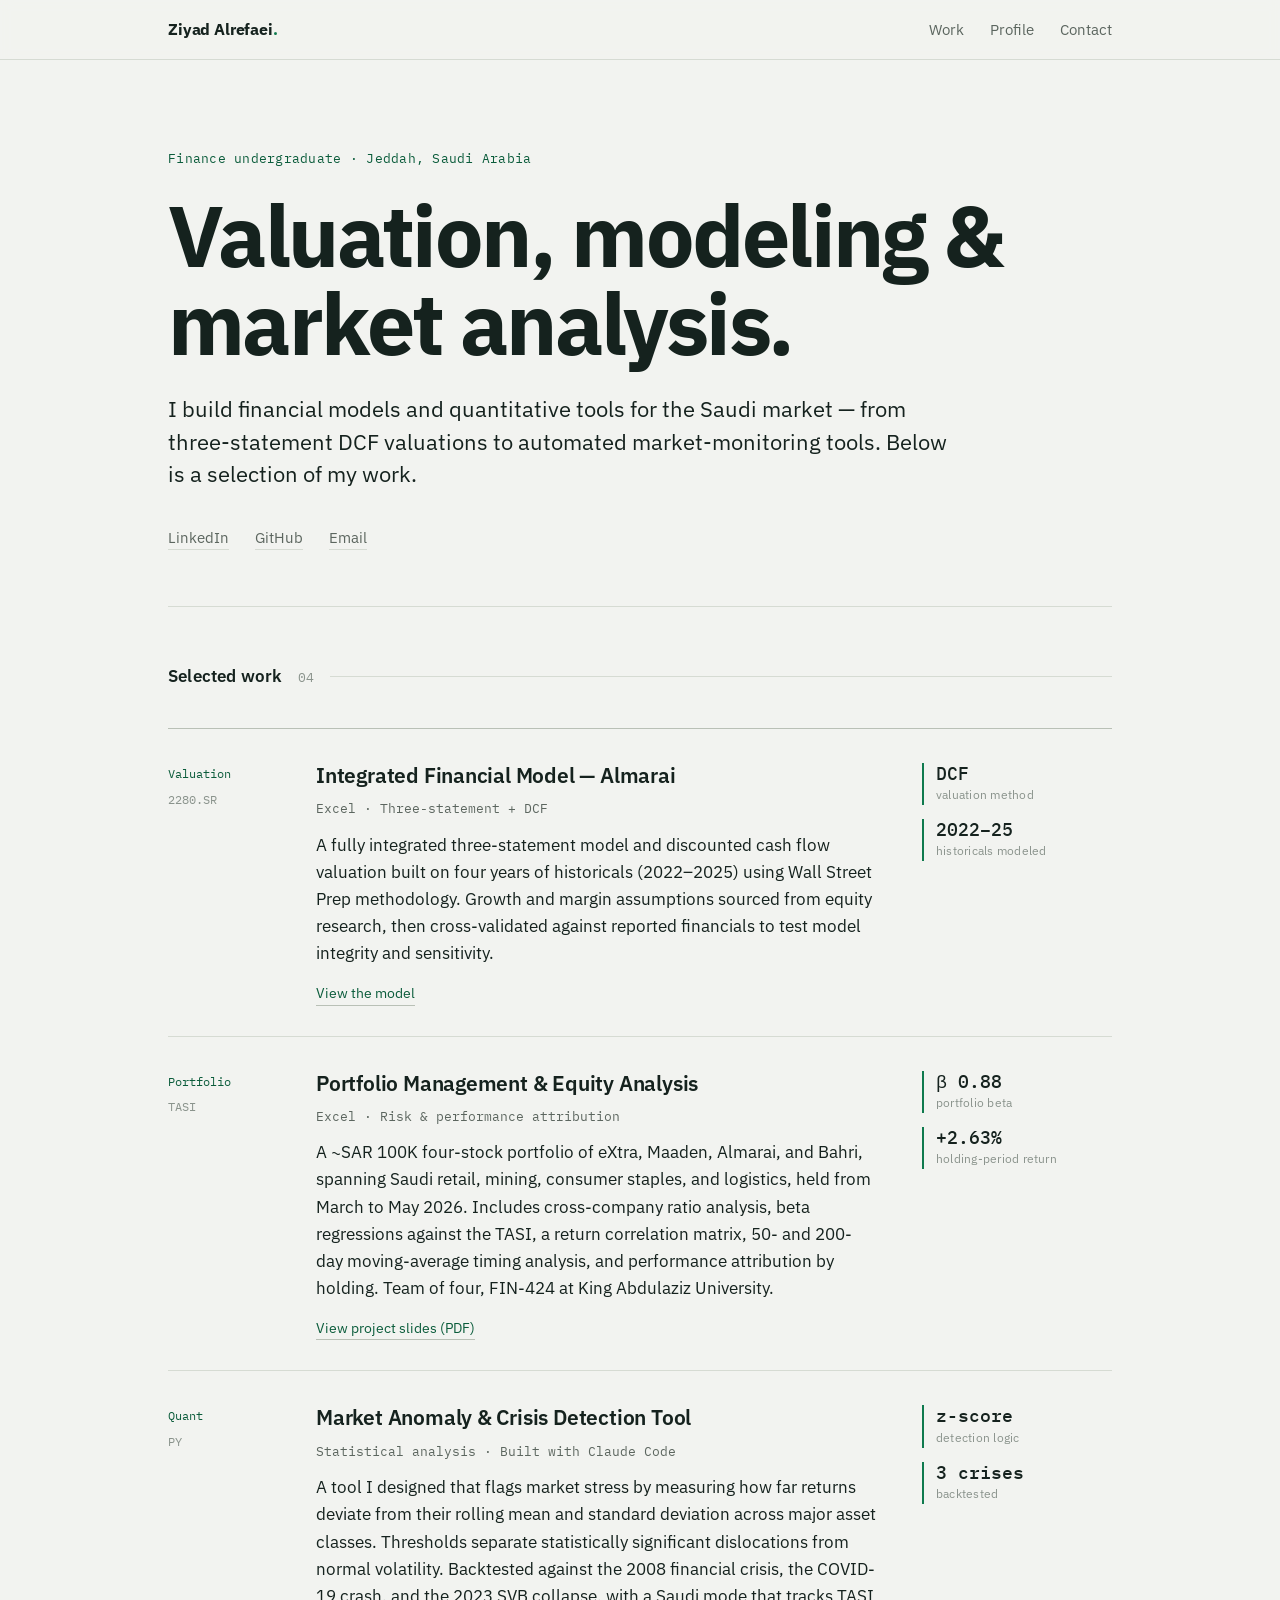
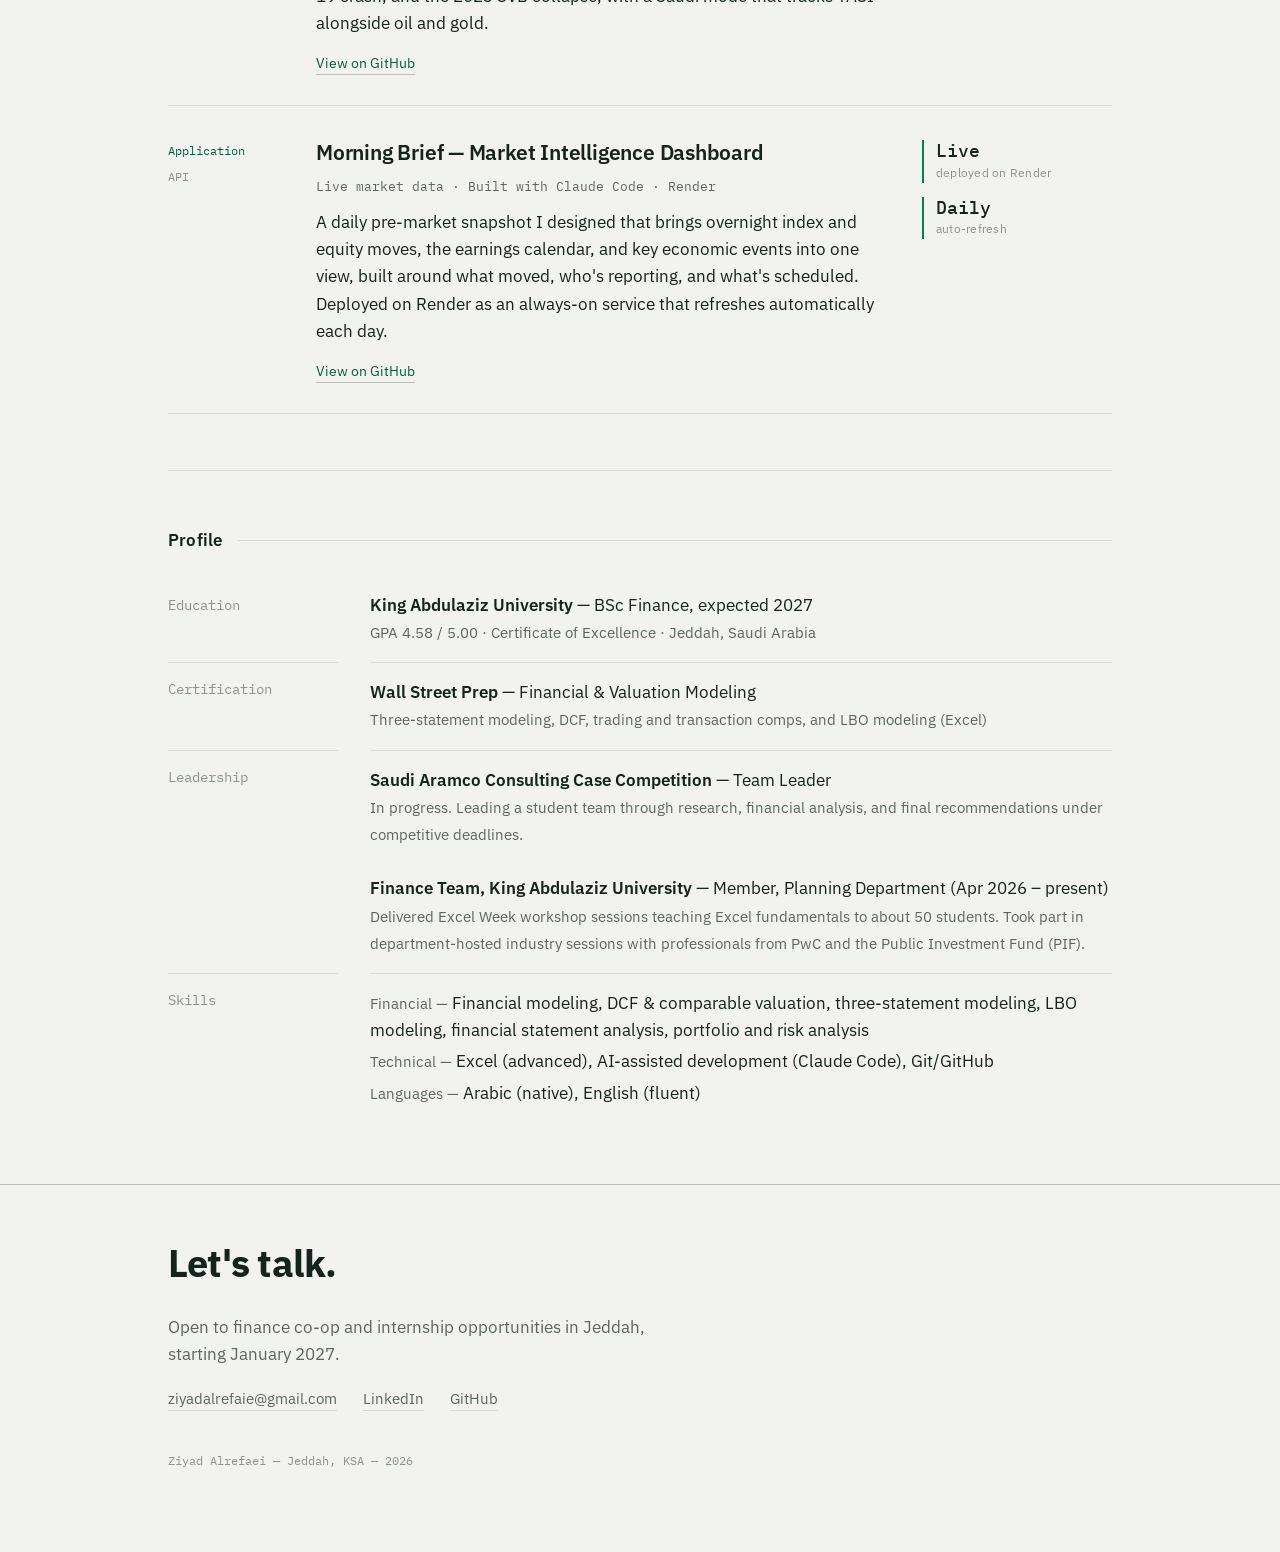
<file: index.html>
<!DOCTYPE html>
<html lang="en">
<head>
<meta charset="UTF-8">
<meta name="viewport" content="width=device-width, initial-scale=1.0">
<title>Ziyad Alrefaei — Finance</title>
<meta name="description" content="Ziyad Alrefaei — finance undergraduate focused on valuation, financial modeling, and quantitative market analysis. Selected projects.">
<link rel="preconnect" href="https://fonts.googleapis.com">
<link rel="preconnect" href="https://fonts.gstatic.com" crossorigin>
<link href="https://fonts.googleapis.com/css2?family=IBM+Plex+Mono:wght@400;500&family=IBM+Plex+Sans:wght@400;500;600;700&display=swap" rel="stylesheet">
<style>
  :root{
    --paper:#F2F3F0;
    --ink:#15221E;
    --muted:#5C665F;
    --faint:#8A938C;
    --line:#D6DBD3;
    --line-strong:#B9C0B6;
    --accent:#0F7A4E;
    --accent-deep:#0B5C3B;
    --down:#B23A2E;
    --maxw:1000px;
  }
  *{box-sizing:border-box;}
  html{scroll-behavior:smooth;}
  body{
    margin:0;
    background:var(--paper);
    color:var(--ink);
    font-family:"IBM Plex Sans",system-ui,sans-serif;
    font-size:17px;
    line-height:1.6;
    -webkit-font-smoothing:antialiased;
  }
  .mono{font-family:"IBM Plex Mono",ui-monospace,monospace;font-variant-numeric:tabular-nums;}
  a{color:var(--accent-deep);text-decoration:none;border-bottom:1px solid var(--line-strong);transition:border-color .15s ease,color .15s ease;}
  a:hover{color:var(--accent);border-color:var(--accent);}
  .wrap{max-width:var(--maxw);margin:0 auto;padding:0 28px;}

  /* Header */
  header.top{
    position:sticky;top:0;z-index:10;
    background:color-mix(in srgb,var(--paper) 88%, transparent);
    backdrop-filter:saturate(120%) blur(6px);
    border-bottom:1px solid var(--line);
  }
  .top .wrap{display:flex;align-items:baseline;justify-content:space-between;padding-top:16px;padding-bottom:16px;gap:20px;}
  .wordmark{font-weight:700;letter-spacing:-.01em;font-size:1rem;border:none;color:var(--ink);}
  .wordmark .dot{color:var(--accent);}
  nav.top-nav a{border:none;color:var(--muted);font-size:.92rem;margin-left:22px;}
  nav.top-nav a:hover{color:var(--accent);}
  @media(max-width:560px){nav.top-nav a{margin-left:16px;font-size:.85rem;}}

  /* Hero */
  .hero{padding:88px 0 56px;}
  .hero .role{
    font-family:"IBM Plex Mono",monospace;font-size:.82rem;letter-spacing:.02em;
    color:var(--accent-deep);margin:0 0 22px;
  }
  .hero h1{
    font-weight:700;letter-spacing:-.03em;line-height:1.02;margin:0;
    font-size:clamp(2.7rem,8vw,5.4rem);
  }
  .hero .lede{
    max-width:60ch;margin:26px 0 0;font-size:clamp(1.05rem,2.3vw,1.35rem);
    color:var(--ink);line-height:1.5;
  }
  .contacts{margin-top:34px;display:flex;flex-wrap:wrap;gap:10px 26px;font-size:.95rem;}
  .contacts a{color:var(--muted);border-color:var(--line);}
  .contacts a:hover{color:var(--accent);border-color:var(--accent);}

  /* Section scaffolding */
  section{padding:56px 0;border-top:1px solid var(--line);}
  .sec-head{display:flex;align-items:baseline;gap:16px;margin-bottom:38px;}
  .sec-head h2{font-size:1.05rem;font-weight:600;letter-spacing:.01em;margin:0;}
  .sec-head .count{font-family:"IBM Plex Mono",monospace;font-size:.8rem;color:var(--faint);}
  .sec-head .rule{flex:1;height:1px;background:var(--line);align-self:center;}

  /* Projects — tearsheet rows */
  .project{
    display:grid;
    grid-template-columns:120px 1fr 190px;
    gap:28px;
    padding:30px 0;
    border-bottom:1px solid var(--line);
  }
  .project:first-of-type{border-top:1px solid var(--line-strong);}
  .p-tag{
    font-family:"IBM Plex Mono",monospace;font-size:.78rem;color:var(--accent-deep);
    padding-top:5px;
  }
  .p-tag .ticker{display:block;color:var(--faint);margin-top:6px;}
  .p-main h3{margin:0;font-size:1.3rem;font-weight:600;letter-spacing:-.01em;}
  .p-stack{font-family:"IBM Plex Mono",monospace;font-size:.8rem;color:var(--muted);margin:7px 0 12px;}
  .p-desc{margin:0;color:var(--ink);max-width:56ch;}
  .p-links{margin-top:14px;display:flex;gap:20px;font-size:.9rem;}
  .p-stats{display:flex;flex-direction:column;gap:14px;padding-top:4px;}
  .stat{border-left:2px solid var(--accent);padding-left:12px;}
  .stat .v{font-family:"IBM Plex Mono",monospace;font-size:1.15rem;font-weight:500;line-height:1.1;}
  .stat .k{font-size:.74rem;color:var(--faint);letter-spacing:.02em;margin-top:3px;}
  @media(max-width:760px){
    .project{grid-template-columns:1fr;gap:14px;padding:26px 0;}
    .p-stats{flex-direction:row;flex-wrap:wrap;gap:20px 28px;}
  }

  /* Definition-style blocks (education, skills, experience) */
  .rows{display:grid;grid-template-columns:170px 1fr;gap:10px 32px;}
  .rows dt{color:var(--faint);font-size:.85rem;font-family:"IBM Plex Mono",monospace;padding-top:3px;}
  .rows dd{margin:0;}
  .rows dd + dt{border-top:1px solid var(--line);padding-top:16px;margin-top:6px;}
  .rows dt.brk{border-top:1px solid var(--line);padding-top:16px;margin-top:6px;}
  .rows dd.brk{border-top:1px solid var(--line);padding-top:16px;margin-top:6px;}
  .rows strong{font-weight:600;}
  .rows .meta{color:var(--muted);font-size:.95rem;}
  @media(max-width:620px){.rows{grid-template-columns:1fr;gap:6px;}.rows dd.brk,.rows dt.brk{border-top:none;padding-top:0;margin-top:0;}.rows dd{margin-bottom:14px;}}

  .skillline{margin:0 0 4px;}
  .skillline .items{color:var(--ink);}

  /* Footer */
  footer{border-top:1px solid var(--line-strong);padding:48px 0 70px;}
  footer h2{font-size:clamp(1.6rem,4vw,2.4rem);font-weight:700;letter-spacing:-.02em;margin:0 0 20px;}
  footer .contacts{margin-top:8px;}
  .colophon{margin-top:40px;font-family:"IBM Plex Mono",monospace;font-size:.75rem;color:var(--faint);}

  /* One deliberate page-load reveal */
  @media(prefers-reduced-motion:no-preference){
    .reveal{opacity:0;transform:translateY(10px);animation:rise .7s cubic-bezier(.2,.7,.2,1) forwards;}
    .reveal.d1{animation-delay:.06s;} .reveal.d2{animation-delay:.14s;} .reveal.d3{animation-delay:.22s;}
    @keyframes rise{to{opacity:1;transform:none;}}
  }
</style>
</head>
<body>

<header class="top">
  <div class="wrap">
    <a href="#top" class="wordmark">Ziyad Alrefaei<span class="dot">.</span></a>
    <nav class="top-nav">
      <a href="#work">Work</a>
      <a href="#profile">Profile</a>
      <a href="#contact">Contact</a>
    </nav>
  </div>
</header>

<main id="top">
  <div class="wrap">
    <section class="hero" style="border-top:none;">
      <p class="role reveal">Finance undergraduate · Jeddah, Saudi Arabia</p>
      <h1 class="reveal d1">Valuation, modeling &amp; market analysis.</h1>
      <p class="lede reveal d2">I build financial models and quantitative tools for the Saudi market — from three-statement DCF valuations to automated market-monitoring tools. Below is a selection of my work.</p>
      <div class="contacts reveal d3">
        <a href="https://www.linkedin.com/in/ziyad-alrefaei-849bb6348">LinkedIn</a>
        <a href="https://github.com/Ziyad115">GitHub</a>
        <a href="mailto:ziyadalrefaie@gmail.com">Email</a>
      </div>
    </section>
  </div>

  <div class="wrap">
    <section id="work">
      <div class="sec-head">
        <h2>Selected work</h2>
        <span class="count">04</span>
        <span class="rule"></span>
      </div>

      <!-- Project 1 -->
      <article class="project">
        <div class="p-tag">Valuation<span class="ticker">2280.SR</span></div>
        <div class="p-main">
          <h3>Integrated Financial Model — Almarai</h3>
          <p class="p-stack">Excel · Three-statement + DCF</p>
          <p class="p-desc">A fully integrated three-statement model and discounted cash flow valuation built on four years of historicals (2022–2025) using Wall Street Prep methodology. Growth and margin assumptions sourced from equity research, then cross-validated against reported financials to test model integrity and sensitivity.</p>
          <div class="p-links">
            <a href="Files/Almarai_3-Statement-DCF-Linked_.htm">View the model</a>
          </div>
        </div>
        <div class="p-stats">
          <!-- Replace with your result, e.g. <div class="v">SAR 52.40</div><div class="k">implied share price</div> -->
          <div class="stat"><div class="v">DCF</div><div class="k">valuation method</div></div>
          <div class="stat"><div class="v">2022–25</div><div class="k">historicals modeled</div></div>
        </div>
      </article>

      <!-- Project 2 -->
      <article class="project">
        <div class="p-tag">Portfolio<span class="ticker">TASI</span></div>
        <div class="p-main">
          <h3>Portfolio Management &amp; Equity Analysis</h3>
          <p class="p-stack">Excel · Risk &amp; performance attribution</p>
          <p class="p-desc">A ~SAR 100K four-stock portfolio of eXtra, Maaden, Almarai, and Bahri, spanning Saudi retail, mining, consumer staples, and logistics, held from March to May 2026. Includes cross-company ratio analysis, beta regressions against the TASI, a return correlation matrix, 50- and 200-day moving-average timing analysis, and performance attribution by holding. Team of four, FIN-424 at King Abdulaziz University.</p>
          <div class="p-links">
            <a href="Files/portfolio-project.pdf">View project slides (PDF)</a>
          </div>
        </div>
        <div class="p-stats">
          <div class="stat"><div class="v">β 0.88</div><div class="k">portfolio beta</div></div>
          <div class="stat"><div class="v">+2.63%</div><div class="k">holding-period return</div></div>
        </div>
      </article>

      <!-- Project 3 -->
      <article class="project">
        <div class="p-tag">Quant<span class="ticker">PY</span></div>
        <div class="p-main">
          <h3>Market Anomaly &amp; Crisis Detection Tool</h3>
          <p class="p-stack">Statistical analysis · Built with Claude Code</p>
          <p class="p-desc">A tool I designed that flags market stress by measuring how far returns deviate from their rolling mean and standard deviation across major asset classes. Thresholds separate statistically significant dislocations from normal volatility. Backtested against the 2008 financial crisis, the COVID-19 crash, and the 2023 SVB collapse, with a Saudi mode that tracks TASI alongside oil and gold.</p>
          <div class="p-links">
            <a href="https://github.com/Ziyad115/market-anomaly-dash">View on GitHub</a>
          </div>
        </div>
        <div class="p-stats">
          <div class="stat"><div class="v">z-score</div><div class="k">detection logic</div></div>
          <div class="stat"><div class="v">3 crises</div><div class="k">backtested</div></div>
        </div>
      </article>

      <!-- Project 4 -->
      <article class="project">
        <div class="p-tag">Application<span class="ticker">API</span></div>
        <div class="p-main">
          <h3>Morning Brief — Market Intelligence Dashboard</h3>
          <p class="p-stack">Live market data · Built with Claude Code · Render</p>
          <p class="p-desc">A daily pre-market snapshot I designed that brings overnight index and equity moves, the earnings calendar, and key economic events into one view, built around what moved, who's reporting, and what's scheduled. Deployed on Render as an always-on service that refreshes automatically each day.</p>
          <div class="p-links">
            <a href="https://github.com/Ziyad115/morning-brief">View on GitHub</a>
          </div>
        </div>
        <div class="p-stats">
          <div class="stat"><div class="v">Live</div><div class="k">deployed on Render</div></div>
          <div class="stat"><div class="v">Daily</div><div class="k">auto-refresh</div></div>
        </div>
      </article>
    </section>

    <section id="profile">
      <div class="sec-head">
        <h2>Profile</h2>
        <span class="rule"></span>
      </div>
      <dl class="rows">
        <dt>Education</dt>
        <dd>
          <strong>King Abdulaziz University</strong> — BSc Finance, expected 2027<br>
          <span class="meta">GPA 4.58 / 5.00 · Certificate of Excellence · Jeddah, Saudi Arabia</span>
        </dd>

        <dt class="brk">Certification</dt>
        <dd class="brk"><strong>Wall Street Prep</strong> — Financial &amp; Valuation Modeling<br>
          <span class="meta">Three-statement modeling, DCF, trading and transaction comps, and LBO modeling (Excel)</span></dd>

        <dt class="brk">Leadership</dt>
        <dd class="brk">
          <strong>Saudi Aramco Consulting Case Competition</strong> — Team Leader<br>
          <span class="meta">In progress. Leading a student team through research, financial analysis, and final recommendations under competitive deadlines.</span>
          <br><br>
          <strong>Finance Team, King Abdulaziz University</strong> — Member, Planning Department (Apr 2026 – present)<br>
          <span class="meta">Delivered Excel Week workshop sessions teaching Excel fundamentals to about 50 students. Took part in department-hosted industry sessions with professionals from PwC and the Public Investment Fund (PIF).</span>
        </dd>

        <dt class="brk">Skills</dt>
        <dd class="brk">
          <p class="skillline"><span class="meta">Financial —</span> <span class="items">Financial modeling, DCF &amp; comparable valuation, three-statement modeling, LBO modeling, financial statement analysis, portfolio and risk analysis</span></p>
          <p class="skillline"><span class="meta">Technical —</span> <span class="items">Excel (advanced), AI-assisted development (Claude Code), Git/GitHub</span></p>
          <p class="skillline"><span class="meta">Languages —</span> <span class="items">Arabic (native), English (fluent)</span></p>
        </dd>
      </dl>
    </section>
  </div>

  <footer id="contact">
    <div class="wrap">
      <h2>Let's talk.</h2>
      <p class="meta" style="max-width:48ch;color:var(--muted);">Open to finance co-op and internship opportunities in Jeddah, starting January 2027.</p>
      <div class="contacts">
        <a href="mailto:ziyadalrefaie@gmail.com">ziyadalrefaie@gmail.com</a>
        <a href="https://www.linkedin.com/in/ziyad-alrefaei-849bb6348">LinkedIn</a>
        <a href="https://github.com/Ziyad115">GitHub</a>
      </div>
      <p class="colophon">Ziyad Alrefaei — Jeddah, KSA — 2026</p>
    </div>
  </footer>
</main>

</body>
</html>
</file>
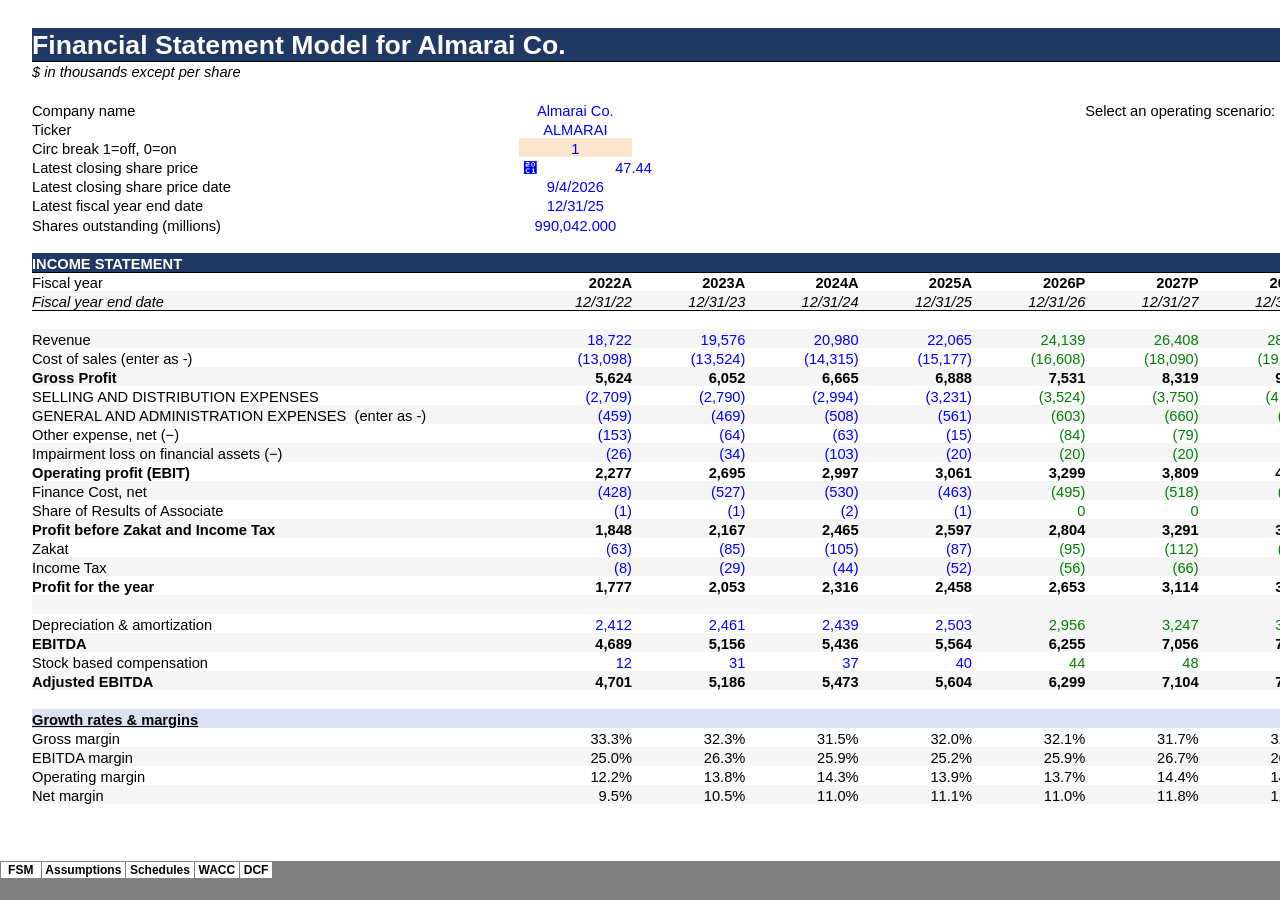
<file: Files/Almarai_3-Statement-DCF-Linked_.htm>
<html xmlns:v="urn:schemas-microsoft-com:vml"
xmlns:o="urn:schemas-microsoft-com:office:office"
xmlns:x="urn:schemas-microsoft-com:office:excel"
xmlns="http://www.w3.org/TR/REC-html40">

<head>
<meta name="Excel Workbook Frameset">
<meta http-equiv=Content-Type content="text/html; charset=windows-1252">
<meta name=ProgId content=Excel.Sheet>
<meta name=Generator content="Microsoft Excel 15">
<link rel=File-List href="Almarai_3-Statement-DCF-Linked__files/filelist.xml">
<![if !supportTabStrip]>
<link id="shLink" href="Almarai_3-Statement-DCF-Linked__files/sheet001.htm">
<link id="shLink" href="Almarai_3-Statement-DCF-Linked__files/sheet002.htm">
<link id="shLink" href="Almarai_3-Statement-DCF-Linked__files/sheet003.htm">
<link id="shLink" href="Almarai_3-Statement-DCF-Linked__files/sheet004.htm">
<link id="shLink" href="Almarai_3-Statement-DCF-Linked__files/sheet005.htm">

<link id="shLink">

<script language="JavaScript">
<!--
 var c_lTabs=5;

 var c_rgszSh=new Array(c_lTabs);
 c_rgszSh[0] = "�FSM�";
 c_rgszSh[1] = "Assumptions";
 c_rgszSh[2] = "Schedules";
 c_rgszSh[3] = "WACC";
 c_rgszSh[4] = "DCF";



 var c_rgszClr=new Array(8);
 c_rgszClr[0]="window";
 c_rgszClr[1]="buttonface";
 c_rgszClr[2]="windowframe";
 c_rgszClr[3]="windowtext";
 c_rgszClr[4]="threedlightshadow";
 c_rgszClr[5]="threedhighlight";
 c_rgszClr[6]="threeddarkshadow";
 c_rgszClr[7]="threedshadow";

 var g_iShCur;
 var g_rglTabX=new Array(c_lTabs);

function fnGetIEVer()
{
 var ua=window.navigator.userAgent
 var msie=ua.indexOf("MSIE")
 if (msie>0 && window.navigator.platform=="Win32")
  return parseInt(ua.substring(msie+5,ua.indexOf(".", msie)));
 else
  return 0;
}

function fnBuildFrameset()
{
 var szHTML="<frameset rows=\"*,18\" border=0 width=0 frameborder=no framespacing=0>"+
  "<frame src=\""+document.all.item("shLink")[0].href+"\" name=\"frSheet\" noresize>"+
  "<frameset cols=\"54,*\" border=0 width=0 frameborder=no framespacing=0>"+
  "<frame src=\"\" name=\"frScroll\" marginwidth=0 marginheight=0 scrolling=no>"+
  "<frame src=\"\" name=\"frTabs\" marginwidth=0 marginheight=0 scrolling=no>"+
  "</frameset></frameset><plaintext>";

 with (document) {
  open("text/html","replace");
  write(szHTML);
  close();
 }

 fnBuildTabStrip();
}

function fnBuildTabStrip()
{
 var szHTML=
  "<html><head><style>.clScroll {font:8pt Courier New;color:"+c_rgszClr[6]+";cursor:default;line-height:10pt;}"+
  ".clScroll2 {font:10pt Arial;color:"+c_rgszClr[6]+";cursor:default;line-height:11pt;}</style></head>"+
  "<body onclick=\"event.returnValue=false;\" ondragstart=\"event.returnValue=false;\" onselectstart=\"event.returnValue=false;\" bgcolor="+c_rgszClr[4]+" topmargin=0 leftmargin=0><table cellpadding=0 cellspacing=0 width=100%>"+
  "<tr><td colspan=6 height=1 bgcolor="+c_rgszClr[2]+"></td></tr>"+
  "<tr><td style=\"font:1pt\">&nbsp;<td>"+
  "<td valign=top id=tdScroll class=\"clScroll\" onclick=\"parent.fnFastScrollTabs(0);\" onmouseover=\"parent.fnMouseOverScroll(0);\" onmouseout=\"parent.fnMouseOutScroll(0);\"><a>&#171;</a></td>"+
  "<td valign=top id=tdScroll class=\"clScroll2\" onclick=\"parent.fnScrollTabs(0);\" ondblclick=\"parent.fnScrollTabs(0);\" onmouseover=\"parent.fnMouseOverScroll(1);\" onmouseout=\"parent.fnMouseOutScroll(1);\"><a>&lt</a></td>"+
  "<td valign=top id=tdScroll class=\"clScroll2\" onclick=\"parent.fnScrollTabs(1);\" ondblclick=\"parent.fnScrollTabs(1);\" onmouseover=\"parent.fnMouseOverScroll(2);\" onmouseout=\"parent.fnMouseOutScroll(2);\"><a>&gt</a></td>"+
  "<td valign=top id=tdScroll class=\"clScroll\" onclick=\"parent.fnFastScrollTabs(1);\" onmouseover=\"parent.fnMouseOverScroll(3);\" onmouseout=\"parent.fnMouseOutScroll(3);\"><a>&#187;</a></td>"+
  "<td style=\"font:1pt\">&nbsp;<td></tr></table></body></html>";

 with (frames['frScroll'].document) {
  open("text/html","replace");
  write(szHTML);
  close();
 }

 szHTML =
  "<html><head>"+
  "<style>A:link,A:visited,A:active {text-decoration:none;"+"color:"+c_rgszClr[3]+";}"+
  ".clTab {cursor:hand;background:"+c_rgszClr[1]+";font:9pt Arial;padding-left:3px;padding-right:3px;text-align:center;}"+
  ".clBorder {background:"+c_rgszClr[2]+";font:1pt;}"+
  "</style></head><body onload=\"parent.fnInit();\" onselectstart=\"event.returnValue=false;\" ondragstart=\"event.returnValue=false;\" bgcolor="+c_rgszClr[4]+
  " topmargin=0 leftmargin=0><table id=tbTabs cellpadding=0 cellspacing=0>";

 var iCellCount=(c_lTabs+1)*2;

 var i;
 for (i=0;i<iCellCount;i+=2)
  szHTML+="<col width=1><col>";

 var iRow;
 for (iRow=0;iRow<6;iRow++) {

  szHTML+="<tr>";

  if (iRow==5)
   szHTML+="<td colspan="+iCellCount+"></td>";
  else {
   if (iRow==0) {
    for(i=0;i<iCellCount;i++)
     szHTML+="<td height=1 class=\"clBorder\"></td>";
   } else if (iRow==1) {
    for(i=0;i<c_lTabs;i++) {
     szHTML+="<td height=1 nowrap class=\"clBorder\">&nbsp;</td>";
     szHTML+=
      "<td id=tdTab height=1 nowrap class=\"clTab\" onmouseover=\"parent.fnMouseOverTab("+i+");\" onmouseout=\"parent.fnMouseOutTab("+i+");\">"+
      "<a href=\""+document.all.item("shLink")[i].href+"\" target=\"frSheet\" id=aTab>&nbsp;"+c_rgszSh[i]+"&nbsp;</a></td>";
    }
    szHTML+="<td id=tdTab height=1 nowrap class=\"clBorder\"><a id=aTab>&nbsp;</a></td><td width=100%></td>";
   } else if (iRow==2) {
    for (i=0;i<c_lTabs;i++)
     szHTML+="<td height=1></td><td height=1 class=\"clBorder\"></td>";
    szHTML+="<td height=1></td><td height=1></td>";
   } else if (iRow==3) {
    for (i=0;i<iCellCount;i++)
     szHTML+="<td height=1></td>";
   } else if (iRow==4) {
    for (i=0;i<c_lTabs;i++)
     szHTML+="<td height=1 width=1></td><td height=1></td>";
    szHTML+="<td height=1 width=1></td><td></td>";
   }
  }
  szHTML+="</tr>";
 }

 szHTML+="</table></body></html>";
 with (frames['frTabs'].document) {
  open("text/html","replace");
  charset=document.charset;
  write(szHTML);
  close();
 }
}

function fnInit()
{
 g_rglTabX[0]=0;
 var i;
 for (i=1;i<=c_lTabs;i++)
  with (frames['frTabs'].document.all.tbTabs.rows[1].cells[fnTabToCol(i-1)])
   g_rglTabX[i]=offsetLeft+offsetWidth-6;
}

function fnTabToCol(iTab)
{
 return 2*iTab+1;
}

function fnNextTab(fDir)
{
 var iNextTab=-1;
 var i;

 with (frames['frTabs'].document.body) {
  if (fDir==0) {
   if (scrollLeft>0) {
    for (i=0;i<c_lTabs&&g_rglTabX[i]<scrollLeft;i++);
    if (i<c_lTabs)
     iNextTab=i-1;
   }
  } else {
   if (g_rglTabX[c_lTabs]+6>offsetWidth+scrollLeft) {
    for (i=0;i<c_lTabs&&g_rglTabX[i]<=scrollLeft;i++);
    if (i<c_lTabs)
     iNextTab=i;
   }
  }
 }
 return iNextTab;
}

function fnScrollTabs(fDir)
{
 var iNextTab=fnNextTab(fDir);

 if (iNextTab>=0) {
  frames['frTabs'].scroll(g_rglTabX[iNextTab],0);
  return true;
 } else
  return false;
}

function fnFastScrollTabs(fDir)
{
 if (c_lTabs>16)
  frames['frTabs'].scroll(g_rglTabX[fDir?c_lTabs-1:0],0);
 else
  if (fnScrollTabs(fDir)>0) window.setTimeout("fnFastScrollTabs("+fDir+");",5);
}

function fnSetTabProps(iTab,fActive)
{
 var iCol=fnTabToCol(iTab);
 var i;

 if (iTab>=0) {
  with (frames['frTabs'].document.all) {
   with (tbTabs) {
    for (i=0;i<=4;i++) {
     with (rows[i]) {
      if (i==0)
       cells[iCol].style.background=c_rgszClr[fActive?0:2];
      else if (i>0 && i<4) {
       if (fActive) {
        cells[iCol-1].style.background=c_rgszClr[2];
        cells[iCol].style.background=c_rgszClr[0];
        cells[iCol+1].style.background=c_rgszClr[2];
       } else {
        if (i==1) {
         cells[iCol-1].style.background=c_rgszClr[2];
         cells[iCol].style.background=c_rgszClr[1];
         cells[iCol+1].style.background=c_rgszClr[2];
        } else {
         cells[iCol-1].style.background=c_rgszClr[4];
         cells[iCol].style.background=c_rgszClr[(i==2)?2:4];
         cells[iCol+1].style.background=c_rgszClr[4];
        }
       }
      } else
       cells[iCol].style.background=c_rgszClr[fActive?2:4];
     }
    }
   }
   with (aTab[iTab].style) {
    cursor=(fActive?"default":"hand");
    color=c_rgszClr[3];
   }
  }
 }
}

function fnMouseOverScroll(iCtl)
{
 frames['frScroll'].document.all.tdScroll[iCtl].style.color=c_rgszClr[7];
}

function fnMouseOutScroll(iCtl)
{
 frames['frScroll'].document.all.tdScroll[iCtl].style.color=c_rgszClr[6];
}

function fnMouseOverTab(iTab)
{
 if (iTab!=g_iShCur) {
  var iCol=fnTabToCol(iTab);
  with (frames['frTabs'].document.all) {
   tdTab[iTab].style.background=c_rgszClr[5];
  }
 }
}

function fnMouseOutTab(iTab)
{
 if (iTab>=0) {
  var elFrom=frames['frTabs'].event.srcElement;
  var elTo=frames['frTabs'].event.toElement;

  if ((!elTo) ||
   (elFrom.tagName==elTo.tagName) ||
   (elTo.tagName=="A" && elTo.parentElement!=elFrom) ||
   (elFrom.tagName=="A" && elFrom.parentElement!=elTo)) {

   if (iTab!=g_iShCur) {
    with (frames['frTabs'].document.all) {
     tdTab[iTab].style.background=c_rgszClr[1];
    }
   }
  }
 }
}

function fnSetActiveSheet(iSh)
{
 if (iSh!=g_iShCur) {
  fnSetTabProps(g_iShCur,false);
  fnSetTabProps(iSh,true);
  g_iShCur=iSh;
 }
}

 window.g_iIEVer=fnGetIEVer();
 if (window.g_iIEVer>=4)
  fnBuildFrameset();
//-->
</script>
<![endif]><!--[if gte mso 9]><xml>
 <x:ExcelWorkbook>
  <x:ExcelWorksheets>
   <x:ExcelWorksheet>
    <x:Name> FSM </x:Name>
    <x:WorksheetSource HRef="Almarai_3-Statement-DCF-Linked__files/sheet001.htm"/>
   </x:ExcelWorksheet>
   <x:ExcelWorksheet>
    <x:Name>Assumptions</x:Name>
    <x:WorksheetSource HRef="Almarai_3-Statement-DCF-Linked__files/sheet002.htm"/>
   </x:ExcelWorksheet>
   <x:ExcelWorksheet>
    <x:Name>Schedules</x:Name>
    <x:WorksheetSource HRef="Almarai_3-Statement-DCF-Linked__files/sheet003.htm"/>
   </x:ExcelWorksheet>
   <x:ExcelWorksheet>
    <x:Name>WACC</x:Name>
    <x:WorksheetSource HRef="Almarai_3-Statement-DCF-Linked__files/sheet004.htm"/>
   </x:ExcelWorksheet>
   <x:ExcelWorksheet>
    <x:Name>DCF</x:Name>
    <x:WorksheetSource HRef="Almarai_3-Statement-DCF-Linked__files/sheet005.htm"/>
   </x:ExcelWorksheet>
  </x:ExcelWorksheets>
  <x:Stylesheet HRef="Almarai_3-Statement-DCF-Linked__files/stylesheet.css"/>
  <x:WindowHeight>13176</x:WindowHeight>
  <x:WindowWidth>23256</x:WindowWidth>
  <x:WindowTopX>32767</x:WindowTopX>
  <x:WindowTopY>32767</x:WindowTopY>
  <x:TabRatio>500</x:TabRatio>
  <x:ProtectStructure>False</x:ProtectStructure>
  <x:ProtectWindows>False</x:ProtectWindows>
 </x:ExcelWorkbook>
</xml><![endif]-->
</head>

<frameset rows="*,39" border=0 width=0 frameborder=no framespacing=0>
 <frame src="Almarai_3-Statement-DCF-Linked__files/sheet001.htm" name="frSheet">
 <frame src="Almarai_3-Statement-DCF-Linked__files/tabstrip.htm" name="frTabs" marginwidth=0 marginheight=0>
 <noframes>
  <body>
   <p>This page uses frames, but your browser doesn't support them.</p>
  </body>
 </noframes>
</frameset>
</html>
</file>
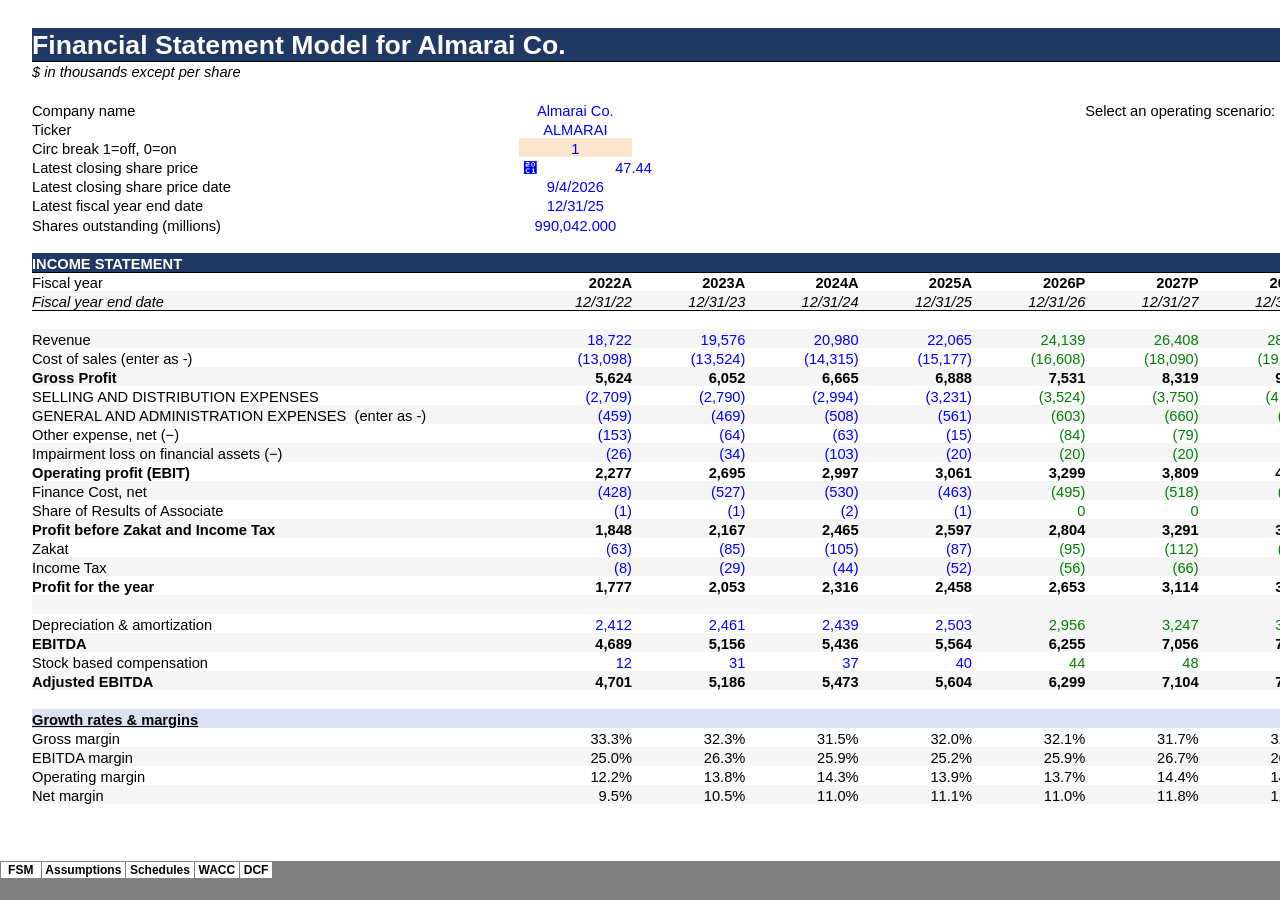
<file: Files/Almarai_3-Statement-DCF-Linked__files/sheet001.htm>
<html xmlns:v="urn:schemas-microsoft-com:vml"
xmlns:o="urn:schemas-microsoft-com:office:office"
xmlns:x="urn:schemas-microsoft-com:office:excel"
xmlns="http://www.w3.org/TR/REC-html40">

<head>
<meta http-equiv=Content-Type content="text/html; charset=windows-1252">
<meta name=ProgId content=Excel.Sheet>
<meta name=Generator content="Microsoft Excel 15">
<link id=Main-File rel=Main-File href="../Almarai_3-Statement-DCF-Linked_.htm">
<link rel=File-List href=filelist.xml>
<link rel=Stylesheet href=stylesheet.css>
<style>
<!--table
	{mso-displayed-decimal-separator:"\.";
	mso-displayed-thousand-separator:"\,";}
@page
	{margin:.75in .7in .75in .7in;
	mso-header-margin:.51in;
	mso-footer-margin:.51in;}
-->
</style>
<![if !supportTabStrip]><script language="JavaScript">
<!--
function fnUpdateTabs()
 {
  if (parent.window.g_iIEVer>=4) {
   if (parent.document.readyState=="complete"
    && parent.frames['frTabs'].document.readyState=="complete")
   parent.fnSetActiveSheet(0);
  else
   window.setTimeout("fnUpdateTabs();",150);
 }
}

if (window.name!="frSheet")
 window.location.replace("../Almarai_3-Statement-DCF-Linked_.htm");
else
 fnUpdateTabs();
//-->
</script>
<![endif]>
</head>

<body link=blue vlink=purple>

<table border=0 cellpadding=0 cellspacing=0 width=2965 style='border-collapse:
 collapse;table-layout:fixed;width:2222pt'>
 <col width=12 span=2 style='mso-width-source:userset;mso-width-alt:426;
 width:9pt'>
 <col width=486 style='mso-width-source:userset;mso-width-alt:17294;width:365pt'>
 <col width=114 span=9 style='mso-width-source:userset;mso-width-alt:4039;
 width:85pt'>
 <col width=24 style='mso-width-source:userset;mso-width-alt:853;width:18pt'>
 <col width=86 style='mso-width-source:userset;mso-width-alt:3043;width:64pt'>
 <col width=74 span=3 style='mso-width-source:userset;mso-width-alt:2645;
 width:56pt'>
 <col width=68 style='mso-width-source:userset;mso-width-alt:2417;width:51pt'>
 <col width=182 style='mso-width-source:userset;mso-width-alt:6485;width:137pt'>
 <col width=81 style='mso-width-source:userset;mso-width-alt:2872;width:61pt'>
 <col width=766 style='mso-width-source:userset;mso-width-alt:27249;width:575pt'>
 <tr height=20 style='mso-height-source:userset;height:15.0pt'>
  <td height=20 width=12 style='height:15.0pt;width:9pt'></td>
  <td width=12 style='width:9pt'></td>
  <td width=486 style='width:365pt'></td>
  <td width=114 style='width:85pt'></td>
  <td width=114 style='width:85pt'></td>
  <td width=114 style='width:85pt'></td>
  <td width=114 style='width:85pt'></td>
  <td width=114 style='width:85pt'></td>
  <td width=114 style='width:85pt'></td>
  <td width=114 style='width:85pt'></td>
  <td width=114 style='width:85pt'></td>
  <td width=114 style='width:85pt'></td>
  <td width=24 style='width:18pt'></td>
  <td width=86 style='width:64pt'></td>
  <td width=74 style='width:56pt'></td>
  <td width=74 style='width:56pt'></td>
  <td width=74 style='width:56pt'></td>
  <td width=68 style='width:51pt'></td>
  <td width=182 style='width:137pt'></td>
  <td width=81 style='width:61pt'></td>
  <td width=766 style='width:575pt'></td>
 </tr>
 <tr height=33 style='mso-height-source:userset;height:25.05pt'>
  <td height=33 colspan=2 style='height:25.05pt;mso-ignore:colspan'></td>
  <td class=xl340><a name="Print_Area">Financial Statement Model for Almarai
  Co.</a></td>
  <td class=xl266>&nbsp;</td>
  <td class=xl266>&nbsp;</td>
  <td class=xl266>&nbsp;</td>
  <td class=xl266>&nbsp;</td>
  <td class=xl266>&nbsp;</td>
  <td class=xl266>&nbsp;</td>
  <td class=xl266>&nbsp;</td>
  <td class=xl266>&nbsp;</td>
  <td class=xl266>&nbsp;</td>
  <td colspan=9 style='mso-ignore:colspan'></td>
 </tr>
 <tr height=18 style='mso-height-source:userset;height:14.25pt'>
  <td height=18 colspan=2 style='height:14.25pt;mso-ignore:colspan'></td>
  <td class=xl69>$ in thousands except per share</td>
  <td class=xl70>&nbsp;</td>
  <td class=xl70>&nbsp;</td>
  <td class=xl70>&nbsp;</td>
  <td class=xl70>&nbsp;</td>
  <td class=xl70>&nbsp;</td>
  <td colspan=13 style='mso-ignore:colspan'></td>
 </tr>
 <tr height=20 style='height:15.0pt'>
  <td height=20 colspan=21 style='height:15.0pt;mso-ignore:colspan'></td>
 </tr>
 <tr height=18 style='mso-height-source:userset;height:14.25pt'>
  <td height=18 colspan=2 style='height:14.25pt;mso-ignore:colspan'></td>
  <td class=xl71>Company name</td>
  <td class=xl72>Almarai Co.</td>
  <td colspan=4 style='mso-ignore:colspan'></td>
  <td colspan=2 style='mso-ignore:colspan'>Select an operating scenario:</td>
  <td></td>
  <td class=xl307><span style='mso-spacerun:yes'>�</span>Base case<span
  style='mso-spacerun:yes'>��</span></td>
  <td colspan=9 style='mso-ignore:colspan'></td>
 </tr>
 <tr height=18 style='mso-height-source:userset;height:14.25pt'>
  <td height=18 colspan=2 style='height:14.25pt;mso-ignore:colspan'></td>
  <td class=xl71>Ticker</td>
  <td class=xl72>ALMARAI</td>
  <td colspan=17 style='mso-ignore:colspan'></td>
 </tr>
 <tr height=18 style='mso-height-source:userset;height:14.25pt'>
  <td height=18 colspan=2 style='height:14.25pt;mso-ignore:colspan'></td>
  <td>Circ break 1=off, 0=on</td>
  <td class=xl73><span style='mso-spacerun:yes'>�</span>1<span
  style='mso-spacerun:yes'>� </span></td>
  <td colspan=17 style='mso-ignore:colspan'></td>
 </tr>
 <tr height=18 style='mso-height-source:userset;height:14.25pt'>
  <td height=18 colspan=2 style='height:14.25pt;mso-ignore:colspan'></td>
  <td>Latest closing share price</td>
  <td class=xl74><span style='mso-spacerun:yes'>�</span>&#8385;<span
  style='mso-spacerun:yes'>������������������ </span>47.44 </td>
  <td colspan=17 style='mso-ignore:colspan'></td>
 </tr>
 <tr height=18 style='mso-height-source:userset;height:14.25pt'>
  <td height=18 colspan=2 style='height:14.25pt;mso-ignore:colspan'></td>
  <td>Latest closing share price date</td>
  <td class=xl75>9/4/2026</td>
  <td colspan=2 style='mso-ignore:colspan'></td>
  <td class=xl76></td>
  <td colspan=14 style='mso-ignore:colspan'></td>
 </tr>
 <tr height=18 style='mso-height-source:userset;height:14.25pt'>
  <td height=18 colspan=2 style='height:14.25pt;mso-ignore:colspan'></td>
  <td class=xl71>Latest fiscal year end date</td>
  <td class=xl77>12/31/25</td>
  <td colspan=17 style='mso-ignore:colspan'></td>
 </tr>
 <tr height=20 style='mso-height-source:userset;height:15.0pt'>
  <td height=20 colspan=2 style='height:15.0pt;mso-ignore:colspan'></td>
  <td>Shares outstanding (millions)</td>
  <td class=xl78>990,042.000 </td>
  <td colspan=2 style='mso-ignore:colspan'></td>
  <td class=xl76></td>
  <td colspan=14 style='mso-ignore:colspan'></td>
 </tr>
 <tr height=18 style='mso-height-source:userset;height:14.25pt'>
  <td height=18 colspan=4 style='height:14.25pt;mso-ignore:colspan'></td>
  <td class=xl79></td>
  <td colspan=16 style='mso-ignore:colspan'></td>
 </tr>
 <tr height=18 style='mso-height-source:userset;height:14.25pt'>
  <td height=18 colspan=2 style='height:14.25pt;mso-ignore:colspan'></td>
  <td class=xl266>INCOME STATEMENT</td>
  <td class=xl266>&nbsp;</td>
  <td class=xl266>&nbsp;</td>
  <td class=xl266>&nbsp;</td>
  <td class=xl266>&nbsp;</td>
  <td class=xl266>&nbsp;</td>
  <td class=xl266>&nbsp;</td>
  <td class=xl266>&nbsp;</td>
  <td class=xl266>&nbsp;</td>
  <td class=xl266>&nbsp;</td>
  <td colspan=9 style='mso-ignore:colspan'></td>
 </tr>
 <tr height=18 style='mso-height-source:userset;height:14.25pt'>
  <td height=18 colspan=2 style='height:14.25pt;mso-ignore:colspan'></td>
  <td>Fiscal year<span style='mso-spacerun:yes'>��</span></td>
  <td class=xl82 align=right>2022A</td>
  <td class=xl82 align=right>2023A</td>
  <td class=xl82 align=right>2024A</td>
  <td class=xl82 align=right>2025A</td>
  <td class=xl83 align=right>2026P </td>
  <td class=xl83 align=right>2027P </td>
  <td class=xl83 align=right>2028P </td>
  <td class=xl83 align=right>2029P </td>
  <td class=xl83 align=right>2030P </td>
  <td colspan=9 style='mso-ignore:colspan'></td>
 </tr>
 <tr height=18 style='mso-height-source:userset;height:14.25pt'>
  <td height=18 colspan=2 style='height:14.25pt;mso-ignore:colspan'></td>
  <td class=xl277>Fiscal year end date</td>
  <td class=xl278 align=right>12/31/22</td>
  <td class=xl278 align=right>12/31/23</td>
  <td class=xl278 align=right>12/31/24</td>
  <td class=xl278 align=right>12/31/25</td>
  <td class=xl278 align=right>12/31/26</td>
  <td class=xl278 align=right>12/31/27</td>
  <td class=xl278 align=right>12/31/28</td>
  <td class=xl278 align=right>12/31/29</td>
  <td class=xl278 align=right>12/31/30</td>
  <td></td>
  <td class=xl89></td>
  <td colspan=7 style='mso-ignore:colspan'></td>
 </tr>
 <tr height=18 style='mso-height-source:userset;height:14.25pt'>
  <td height=18 colspan=2 style='height:14.25pt;mso-ignore:colspan'></td>
  <td class=xl84></td>
  <td class=xl84></td>
  <td class=xl85></td>
  <td class=xl86></td>
  <td class=xl86></td>
  <td class=xl87></td>
  <td class=xl88></td>
  <td class=xl88></td>
  <td class=xl86></td>
  <td class=xl86></td>
  <td colspan=9 style='mso-ignore:colspan'></td>
 </tr>
 <tr height=18 style='mso-height-source:userset;height:14.25pt'>
  <td height=18 colspan=2 style='height:14.25pt;mso-ignore:colspan'></td>
  <td class=xl279>Revenue</td>
  <td class=xl280 align=right>18,722 </td>
  <td class=xl280 align=right>19,576 </td>
  <td class=xl280 align=right>20,980 </td>
  <td class=xl280 align=right>22,065 </td>
  <td class=xl302 align=right>24,139 </td>
  <td class=xl302 align=right>26,408 </td>
  <td class=xl302 align=right>28,890 </td>
  <td class=xl302 align=right>31,606 </td>
  <td class=xl302 align=right>34,577 </td>
  <td class=xl79></td>
  <td colspan=8 style='mso-ignore:colspan'></td>
 </tr>
 <tr height=18 style='mso-height-source:userset;height:14.25pt'>
  <td height=18 colspan=2 style='height:14.25pt;mso-ignore:colspan'></td>
  <td>Cost of sales (enter as -)</td>
  <td class=xl79 align=right>(13,098)</td>
  <td class=xl79 align=right>(13,524)</td>
  <td class=xl79 align=right>(14,315)</td>
  <td class=xl79 align=right>(15,177)</td>
  <td class=xl303 align=right>(16,608)</td>
  <td class=xl303 align=right>(18,090)</td>
  <td class=xl303 align=right>(19,790)</td>
  <td class=xl303 align=right>(21,650)</td>
  <td class=xl303 align=right>(23,685)</td>
  <td class=xl79></td>
  <td colspan=8 style='mso-ignore:colspan'></td>
 </tr>
 <tr height=18 style='mso-height-source:userset;height:14.25pt'>
  <td height=18 colspan=2 style='height:14.25pt;mso-ignore:colspan'></td>
  <td class=xl281>Gross Profit</td>
  <td class=xl282 align=right>5,624 </td>
  <td class=xl282 align=right>6,052 </td>
  <td class=xl282 align=right>6,665 </td>
  <td class=xl282 align=right>6,888 </td>
  <td class=xl282 align=right>7,531 </td>
  <td class=xl282 align=right>8,319 </td>
  <td class=xl282 align=right>9,100 </td>
  <td class=xl282 align=right>9,956 </td>
  <td class=xl282 align=right>10,892 </td>
  <td colspan=6 style='mso-ignore:colspan'></td>
  <td class=xl89></td>
  <td colspan=2 style='mso-ignore:colspan'></td>
 </tr>
 <tr height=18 style='mso-height-source:userset;height:14.25pt'>
  <td height=18 colspan=2 style='height:14.25pt;mso-ignore:colspan'></td>
  <td>SELLING AND DISTRIBUTION EXPENSES</td>
  <td class=xl79 align=right>(2,709)</td>
  <td class=xl79 align=right>(2,790)</td>
  <td class=xl79 align=right>(2,994)</td>
  <td class=xl79 align=right>(3,231)</td>
  <td class=xl303 align=right>(3,524)</td>
  <td class=xl303 align=right>(3,750)</td>
  <td class=xl303 align=right>(4,102)</td>
  <td class=xl303 align=right>(4,488)</td>
  <td class=xl303 align=right>(4,910)</td>
  <td colspan=9 style='mso-ignore:colspan'></td>
 </tr>
 <tr height=18 style='mso-height-source:userset;height:14.25pt'>
  <td height=18 colspan=2 style='height:14.25pt;mso-ignore:colspan'></td>
  <td class=xl279>GENERAL AND ADMINISTRATION EXPENSES<span
  style='mso-spacerun:yes'>� </span>(enter as -)</td>
  <td class=xl280 align=right>(459)</td>
  <td class=xl280 align=right>(469)</td>
  <td class=xl280 align=right>(508)</td>
  <td class=xl280 align=right>(561)</td>
  <td class=xl302 align=right>(603)</td>
  <td class=xl302 align=right>(660)</td>
  <td class=xl302 align=right>(722)</td>
  <td class=xl302 align=right>(790)</td>
  <td class=xl302 align=right>(864)</td>
  <td colspan=9 style='mso-ignore:colspan'></td>
 </tr>
 <tr height=18 style='mso-height-source:userset;height:14.25pt'>
  <td height=18 colspan=2 style='height:14.25pt;mso-ignore:colspan'></td>
  <td>Other expense, net (&#8722;)</td>
  <td class=xl79 align=right>(153)</td>
  <td class=xl79 align=right>(64)</td>
  <td class=xl79 align=right>(63)</td>
  <td class=xl79 align=right>(15)</td>
  <td class=xl303 align=right>(84)</td>
  <td class=xl303 align=right>(79)</td>
  <td class=xl303 align=right>(87)</td>
  <td class=xl303 align=right>(95)</td>
  <td class=xl303 align=right>(104)</td>
  <td colspan=9 style='mso-ignore:colspan'></td>
 </tr>
 <tr height=18 style='mso-height-source:userset;height:14.25pt'>
  <td height=18 colspan=2 style='height:14.25pt;mso-ignore:colspan'></td>
  <td class=xl279>Impairment loss on financial assets (&#8722;)</td>
  <td class=xl280 align=right>(26)</td>
  <td class=xl280 align=right>(34)</td>
  <td class=xl280 align=right>(103)</td>
  <td class=xl280 align=right>(20)</td>
  <td class=xl302 align=right>(20)</td>
  <td class=xl302 align=right>(20)</td>
  <td class=xl302 align=right>(20)</td>
  <td class=xl302 align=right>(20)</td>
  <td class=xl302 align=right>(20)</td>
  <td colspan=9 style='mso-ignore:colspan'></td>
 </tr>
 <tr height=18 style='mso-height-source:userset;height:14.25pt'>
  <td height=18 colspan=2 style='height:14.25pt;mso-ignore:colspan'></td>
  <td class=xl89>Operating profit (EBIT)</td>
  <td class=xl90 align=right>2,277 </td>
  <td class=xl90 align=right>2,695 </td>
  <td class=xl90 align=right>2,997 </td>
  <td class=xl90 align=right>3,061 </td>
  <td class=xl90 align=right>3,299 </td>
  <td class=xl90 align=right>3,809 </td>
  <td class=xl90 align=right>4,169 </td>
  <td class=xl90 align=right>4,563 </td>
  <td class=xl90 align=right>4,994 </td>
  <td colspan=9 style='mso-ignore:colspan'></td>
 </tr>
 <tr height=18 style='mso-height-source:userset;height:14.25pt'>
  <td height=18 colspan=2 style='height:14.25pt;mso-ignore:colspan'></td>
  <td class=xl279>Finance Cost, net</td>
  <td class=xl280 align=right>(428)</td>
  <td class=xl280 align=right>(527)</td>
  <td class=xl280 align=right>(530)</td>
  <td class=xl280 align=right>(463)</td>
  <td class=xl302 align=right>(495)</td>
  <td class=xl302 align=right>(518)</td>
  <td class=xl302 align=right>(523)</td>
  <td class=xl302 align=right>(528)</td>
  <td class=xl302 align=right>(534)</td>
  <td colspan=9 style='mso-ignore:colspan'></td>
 </tr>
 <tr height=18 style='mso-height-source:userset;height:14.25pt'>
  <td height=18 colspan=2 style='height:14.25pt;mso-ignore:colspan'></td>
  <td>Share of Results of Associate</td>
  <td class=xl79 align=right>(1)</td>
  <td class=xl79 align=right>(1)</td>
  <td class=xl79 align=right>(2)</td>
  <td class=xl79 align=right>(1)</td>
  <td class=xl303 align=right>0 </td>
  <td class=xl303 align=right>0 </td>
  <td class=xl303 align=right>0 </td>
  <td class=xl303 align=right>0 </td>
  <td class=xl303 align=right>0 </td>
  <td colspan=6 style='mso-ignore:colspan'></td>
  <td class=xl89></td>
  <td colspan=2 style='mso-ignore:colspan'></td>
 </tr>
 <tr height=18 style='mso-height-source:userset;height:14.25pt'>
  <td height=18 colspan=2 style='height:14.25pt;mso-ignore:colspan'></td>
  <td class=xl281>Profit before Zakat and Income Tax</td>
  <td class=xl282 align=right>1,848 </td>
  <td class=xl282 align=right>2,167 </td>
  <td class=xl282 align=right>2,465 </td>
  <td class=xl282 align=right>2,597 </td>
  <td class=xl282 align=right>2,804 </td>
  <td class=xl282 align=right>3,291 </td>
  <td class=xl282 align=right>3,646 </td>
  <td class=xl282 align=right>4,035 </td>
  <td class=xl282 align=right>4,460 </td>
  <td colspan=2 style='mso-ignore:colspan'></td>
  <td class=xl89></td>
  <td colspan=6 style='mso-ignore:colspan'></td>
 </tr>
 <tr height=18 style='mso-height-source:userset;height:14.25pt'>
  <td height=18 colspan=2 style='height:14.25pt;mso-ignore:colspan'></td>
  <td>Zakat</td>
  <td class=xl79 align=right>(63)</td>
  <td class=xl79 align=right>(85)</td>
  <td class=xl79 align=right>(105)</td>
  <td class=xl79 align=right>(87)</td>
  <td class=xl303 align=right>(95)</td>
  <td class=xl303 align=right>(112)</td>
  <td class=xl303 align=right>(124)</td>
  <td class=xl303 align=right>(137)</td>
  <td class=xl303 align=right>(152)</td>
  <td colspan=9 style='mso-ignore:colspan'></td>
 </tr>
 <tr height=18 style='mso-height-source:userset;height:14.25pt'>
  <td height=18 colspan=2 style='height:14.25pt;mso-ignore:colspan'></td>
  <td class=xl279>Income Tax</td>
  <td class=xl280 align=right>(8)</td>
  <td class=xl280 align=right>(29)</td>
  <td class=xl280 align=right>(44)</td>
  <td class=xl280 align=right>(52)</td>
  <td class=xl302 align=right>(56)</td>
  <td class=xl302 align=right>(66)</td>
  <td class=xl302 align=right>(73)</td>
  <td class=xl302 align=right>(81)</td>
  <td class=xl302 align=right>(89)</td>
  <td colspan=9 style='mso-ignore:colspan'></td>
 </tr>
 <tr height=18 style='mso-height-source:userset;height:14.25pt'>
  <td height=18 colspan=2 style='height:14.25pt;mso-ignore:colspan'></td>
  <td class=xl89>Profit for the year</td>
  <td class=xl90 align=right>1,777 </td>
  <td class=xl90 align=right>2,053 </td>
  <td class=xl90 align=right>2,316 </td>
  <td class=xl90 align=right>2,458 </td>
  <td class=xl90 align=right>2,653 </td>
  <td class=xl90 align=right>3,114 </td>
  <td class=xl90 align=right>3,449 </td>
  <td class=xl90 align=right>3,817 </td>
  <td class=xl90 align=right>4,219 </td>
  <td colspan=6 style='mso-ignore:colspan'></td>
  <td class=xl89></td>
  <td colspan=2 style='mso-ignore:colspan'></td>
 </tr>
 <tr height=18 style='mso-height-source:userset;height:14.25pt'>
  <td height=18 colspan=2 style='height:14.25pt;mso-ignore:colspan'></td>
  <td class=xl284>&nbsp;</td>
  <td class=xl285>&nbsp;</td>
  <td class=xl285>&nbsp;</td>
  <td class=xl285>&nbsp;</td>
  <td class=xl285>&nbsp;</td>
  <td class=xl285>&nbsp;</td>
  <td class=xl285>&nbsp;</td>
  <td class=xl285>&nbsp;</td>
  <td class=xl285>&nbsp;</td>
  <td class=xl285>&nbsp;</td>
  <td colspan=9 style='mso-ignore:colspan'></td>
 </tr>
 <tr height=18 style='mso-height-source:userset;height:14.25pt'>
  <td height=18 colspan=2 style='height:14.25pt;mso-ignore:colspan'></td>
  <td class=xl94>Depreciation &amp; amortization<span
  style='mso-spacerun:yes'>�</span></td>
  <td class=xl79 align=right>2,412 </td>
  <td class=xl79 align=right>2,461 </td>
  <td class=xl79 align=right>2,439 </td>
  <td class=xl79 align=right>2,503 </td>
  <td class=xl302 align=right>2,956 </td>
  <td class=xl302 align=right>3,247 </td>
  <td class=xl302 align=right>3,432 </td>
  <td class=xl302 align=right>3,643 </td>
  <td class=xl302 align=right>3,882 </td>
  <td colspan=9 style='mso-ignore:colspan'></td>
 </tr>
 <tr height=18 style='mso-height-source:userset;height:14.25pt'>
  <td height=18 colspan=2 style='height:14.25pt;mso-ignore:colspan'></td>
  <td class=xl286>EBITDA</td>
  <td class=xl282 align=right>4,689 </td>
  <td class=xl282 align=right>5,156 </td>
  <td class=xl282 align=right>5,436 </td>
  <td class=xl282 align=right>5,564 </td>
  <td class=xl282 align=right>6,255 </td>
  <td class=xl282 align=right>7,056 </td>
  <td class=xl282 align=right>7,601 </td>
  <td class=xl282 align=right>8,206 </td>
  <td class=xl282 align=right>8,876 </td>
  <td colspan=9 style='mso-ignore:colspan'></td>
 </tr>
 <tr height=18 style='mso-height-source:userset;height:14.25pt'>
  <td height=18 colspan=2 style='height:14.25pt;mso-ignore:colspan'></td>
  <td class=xl94>Stock based compensation</td>
  <td class=xl79 align=right>12 </td>
  <td class=xl79 align=right>31 </td>
  <td class=xl79 align=right>37 </td>
  <td class=xl79 align=right>40 </td>
  <td class=xl303 align=right>44 </td>
  <td class=xl303 align=right>48 </td>
  <td class=xl303 align=right>52 </td>
  <td class=xl303 align=right>57 </td>
  <td class=xl303 align=right>63 </td>
  <td colspan=9 style='mso-ignore:colspan'></td>
 </tr>
 <tr height=18 style='mso-height-source:userset;height:14.25pt'>
  <td height=18 colspan=2 style='height:14.25pt;mso-ignore:colspan'></td>
  <td class=xl286>Adjusted EBITDA</td>
  <td class=xl282 align=right>4,701 </td>
  <td class=xl282 align=right>5,186 </td>
  <td class=xl282 align=right>5,473 </td>
  <td class=xl282 align=right>5,604 </td>
  <td class=xl282 align=right>6,299 </td>
  <td class=xl282 align=right>7,104 </td>
  <td class=xl282 align=right>7,653 </td>
  <td class=xl282 align=right>8,263 </td>
  <td class=xl282 align=right>8,939 </td>
  <td colspan=9 style='mso-ignore:colspan'></td>
 </tr>
 <tr height=18 style='mso-height-source:userset;height:14.25pt'>
  <td height=18 colspan=2 style='height:14.25pt;mso-ignore:colspan'></td>
  <td class=xl92></td>
  <td colspan=4 style='mso-ignore:colspan'></td>
  <td class=xl95></td>
  <td class=xl95></td>
  <td class=xl95></td>
  <td class=xl95></td>
  <td class=xl95></td>
  <td colspan=9 style='mso-ignore:colspan'></td>
 </tr>
 <tr height=18 style='mso-height-source:userset;height:14.25pt'>
  <td height=18 colspan=2 style='height:14.25pt;mso-ignore:colspan'></td>
  <td class=xl269>Growth rates &amp; margins</td>
  <td class=xl270>&nbsp;</td>
  <td class=xl271>&nbsp;</td>
  <td class=xl271>&nbsp;</td>
  <td class=xl270>&nbsp;</td>
  <td class=xl270>&nbsp;</td>
  <td class=xl270>&nbsp;</td>
  <td class=xl270>&nbsp;</td>
  <td class=xl270>&nbsp;</td>
  <td class=xl270>&nbsp;</td>
  <td colspan=9 style='mso-ignore:colspan'></td>
 </tr>
 <tr height=18 style='mso-height-source:userset;height:14.25pt'>
  <td height=18 colspan=2 style='height:14.25pt;mso-ignore:colspan'></td>
  <td class=xl96>Gross margin</td>
  <td class=xl304 align=right>33.3%</td>
  <td class=xl304 align=right>32.3%</td>
  <td class=xl304 align=right>31.5%</td>
  <td class=xl304 align=right>32.0%</td>
  <td class=xl304 align=right>32.1%</td>
  <td class=xl304 align=right>31.7%</td>
  <td class=xl304 align=right>31.7%</td>
  <td class=xl304 align=right>31.7%</td>
  <td class=xl304 align=right>31.7%</td>
  <td colspan=9 style='mso-ignore:colspan'></td>
 </tr>
 <tr height=18 style='mso-height-source:userset;height:14.25pt'>
  <td height=18 colspan=2 style='height:14.25pt;mso-ignore:colspan'></td>
  <td class=xl287>EBITDA margin</td>
  <td class=xl288 align=right>25.0%</td>
  <td class=xl288 align=right>26.3%</td>
  <td class=xl288 align=right>25.9%</td>
  <td class=xl288 align=right>25.2%</td>
  <td class=xl288 align=right>25.9%</td>
  <td class=xl288 align=right>26.7%</td>
  <td class=xl288 align=right>26.3%</td>
  <td class=xl288 align=right>26.0%</td>
  <td class=xl288 align=right>25.7%</td>
  <td colspan=9 style='mso-ignore:colspan'></td>
 </tr>
 <tr height=18 style='mso-height-source:userset;height:14.25pt'>
  <td height=18 colspan=2 style='height:14.25pt;mso-ignore:colspan'></td>
  <td class=xl96>Operating margin</td>
  <td class=xl97 align=right>12.2%</td>
  <td class=xl97 align=right>13.8%</td>
  <td class=xl97 align=right>14.3%</td>
  <td class=xl97 align=right>13.9%</td>
  <td class=xl97 align=right>13.7%</td>
  <td class=xl97 align=right>14.4%</td>
  <td class=xl97 align=right>14.4%</td>
  <td class=xl97 align=right>14.4%</td>
  <td class=xl97 align=right>14.4%</td>
  <td colspan=9 style='mso-ignore:colspan'></td>
 </tr>
 <tr height=18 style='mso-height-source:userset;height:14.25pt'>
  <td height=18 colspan=2 style='height:14.25pt;mso-ignore:colspan'></td>
  <td class=xl287>Net margin</td>
  <td class=xl288 align=right>9.5%</td>
  <td class=xl288 align=right>10.5%</td>
  <td class=xl288 align=right>11.0%</td>
  <td class=xl288 align=right>11.1%</td>
  <td class=xl288 align=right>11.0%</td>
  <td class=xl288 align=right>11.8%</td>
  <td class=xl288 align=right>11.9%</td>
  <td class=xl288 align=right>12.1%</td>
  <td class=xl288 align=right>12.2%</td>
  <td colspan=9 style='mso-ignore:colspan'></td>
 </tr>
 <tr height=18 style='mso-height-source:userset;height:14.25pt'>
  <td height=18 colspan=2 style='height:14.25pt;mso-ignore:colspan'></td>
  <td class=xl98></td>
  <td colspan=18 style='mso-ignore:colspan'></td>
 </tr>
 <tr height=19 style='height:14.4pt'>
  <td height=19 colspan=21 style='height:14.4pt;mso-ignore:colspan'></td>
 </tr>
 <tr height=18 style='mso-height-source:userset;height:14.25pt'>
  <td height=18 colspan=2 style='height:14.25pt;mso-ignore:colspan'></td>
  <td class=xl99></td>
  <td colspan=18 style='mso-ignore:colspan'></td>
 </tr>
 <tr height=19 style='height:14.4pt'>
  <td height=19 colspan=21 style='height:14.4pt;mso-ignore:colspan'></td>
 </tr>
 <tr height=18 style='mso-height-source:userset;height:14.25pt'>
  <td height=18 colspan=2 style='height:14.25pt;mso-ignore:colspan'></td>
  <td class=xl92></td>
  <td class=xl100></td>
  <td class=xl100></td>
  <td class=xl100></td>
  <td class=xl100></td>
  <td class=xl101></td>
  <td class=xl101></td>
  <td class=xl101></td>
  <td class=xl101></td>
  <td class=xl101></td>
  <td colspan=3 style='mso-ignore:colspan'></td>
  <td class=xl101></td>
  <td class=xl101></td>
  <td class=xl101></td>
  <td class=xl101></td>
  <td class=xl101></td>
  <td class=xl101></td>
 </tr>
 <tr height=18 style='mso-height-source:userset;height:14.25pt'>
  <td height=18 colspan=2 style='height:14.25pt;mso-ignore:colspan'></td>
  <td class=xl92></td>
  <td colspan=18 style='mso-ignore:colspan'></td>
 </tr>
 <tr height=18 style='mso-height-source:userset;height:14.25pt'>
  <td height=18 colspan=2 style='height:14.25pt;mso-ignore:colspan'></td>
  <td class=xl266>BALANCE SHEET</td>
  <td class=xl266>&nbsp;</td>
  <td class=xl267>&nbsp;</td>
  <td class=xl267>&nbsp;</td>
  <td class=xl268>&nbsp;</td>
  <td class=xl266>&nbsp;</td>
  <td class=xl266>&nbsp;</td>
  <td class=xl266>&nbsp;</td>
  <td class=xl266>&nbsp;</td>
  <td class=xl266>&nbsp;</td>
  <td colspan=9 style='mso-ignore:colspan'></td>
 </tr>
 <tr height=18 style='mso-height-source:userset;height:14.25pt'>
  <td height=18 colspan=2 style='height:14.25pt;mso-ignore:colspan'></td>
  <td class=xl102>Fiscal year<span style='mso-spacerun:yes'>��</span></td>
  <td class=xl103 align=right>2022A</td>
  <td class=xl104 align=right>2023A</td>
  <td class=xl104 align=right>2024A</td>
  <td class=xl127 align=right>2025A</td>
  <td class=xl105 align=right>2026P </td>
  <td class=xl105 align=right>2027P </td>
  <td class=xl105 align=right>2028P </td>
  <td class=xl105 align=right>2029P </td>
  <td class=xl105 align=right>2030P </td>
  <td colspan=9 style='mso-ignore:colspan'></td>
 </tr>
 <tr height=18 style='mso-height-source:userset;height:14.25pt'>
  <td height=18 colspan=2 style='height:14.25pt;mso-ignore:colspan'></td>
  <td class=xl289>Fiscal year end date</td>
  <td class=xl290 align=right>12/31/22</td>
  <td class=xl291 align=right>12/31/23</td>
  <td class=xl291 align=right>12/31/24</td>
  <td class=xl291 align=right>12/31/25</td>
  <td class=xl291 align=right>12/31/26</td>
  <td class=xl291 align=right>12/31/27</td>
  <td class=xl291 align=right>12/31/28</td>
  <td class=xl291 align=right>12/31/29</td>
  <td class=xl291 align=right>12/31/30</td>
  <td colspan=9 style='mso-ignore:colspan'></td>
 </tr>
 <tr height=18 style='mso-height-source:userset;height:14.25pt'>
  <td height=18 colspan=3 style='height:14.25pt;mso-ignore:colspan'></td>
  <td class=xl106></td>
  <td class=xl107></td>
  <td class=xl107></td>
  <td class=xl107></td>
  <td class=xl107></td>
  <td class=xl107></td>
  <td class=xl107></td>
  <td class=xl107></td>
  <td class=xl107></td>
  <td colspan=9 style='mso-ignore:colspan'></td>
 </tr>
 <tr height=18 style='mso-height-source:userset;height:14.25pt'>
  <td height=18 colspan=2 style='height:14.25pt;mso-ignore:colspan'></td>
  <td class=xl279>Property, plant &amp; equipment</td>
  <td class=xl280 align=right>20,115 </td>
  <td class=xl280 align=right>20,808 </td>
  <td class=xl280 align=right>22,750 </td>
  <td class=xl280 align=right>26,059 </td>
  <td class=xl302 align=right>28,766 </td>
  <td class=xl302 align=right>30,034 </td>
  <td class=xl302 align=right>31,534 </td>
  <td class=xl302 align=right>33,279 </td>
  <td class=xl302 align=right>35,283 </td>
  <td colspan=9 style='mso-ignore:colspan'></td>
 </tr>
 <tr height=18 style='mso-height-source:userset;height:14.25pt'>
  <td height=18 colspan=2 style='height:14.25pt;mso-ignore:colspan'></td>
  <td>Biological Assets</td>
  <td class=xl79 align=right>1,688 </td>
  <td class=xl79 align=right>1,877 </td>
  <td class=xl79 align=right>1,975 </td>
  <td class=xl79 align=right>1,972 </td>
  <td class=xl303 align=right>2,157 </td>
  <td class=xl303 align=right>2,360 </td>
  <td class=xl303 align=right>2,582 </td>
  <td class=xl303 align=right>2,825 </td>
  <td class=xl303 align=right>3,090 </td>
  <td colspan=2 style='mso-ignore:colspan'></td>
  <td class=xl76></td>
  <td colspan=6 style='mso-ignore:colspan'></td>
 </tr>
 <tr height=18 style='mso-height-source:userset;height:14.25pt'>
  <td height=18 colspan=2 style='height:14.25pt;mso-ignore:colspan'></td>
  <td class=xl279>Other Non-Current Assets<span
  style='mso-spacerun:yes'>�</span></td>
  <td class=xl280 align=right>2,268 </td>
  <td class=xl280 align=right>2,189 </td>
  <td class=xl280 align=right>2,195 </td>
  <td class=xl280 align=right>2,706 </td>
  <td class=xl302 align=right>2,960 </td>
  <td class=xl302 align=right>3,239 </td>
  <td class=xl302 align=right>3,543 </td>
  <td class=xl302 align=right>3,876 </td>
  <td class=xl302 align=right>4,240 </td>
  <td colspan=9 style='mso-ignore:colspan'></td>
 </tr>
 <tr height=18 style='mso-height-source:userset;height:14.25pt'>
  <td height=18 colspan=3 style='height:14.25pt;mso-ignore:colspan'></td>
  <td class=xl79></td>
  <td class=xl79></td>
  <td class=xl79></td>
  <td class=xl79></td>
  <td class=xl79></td>
  <td class=xl79></td>
  <td class=xl79></td>
  <td class=xl79></td>
  <td class=xl79></td>
  <td colspan=9 style='mso-ignore:colspan'></td>
 </tr>
 <tr height=18 style='mso-height-source:userset;height:14.25pt'>
  <td height=18 colspan=2 style='height:14.25pt;mso-ignore:colspan'></td>
  <td class=xl286>Total Non-Current Assets</td>
  <td class=xl282 align=right>24,071 </td>
  <td class=xl282 align=right>24,874 </td>
  <td class=xl282 align=right>26,920 </td>
  <td class=xl282 align=right>30,737 </td>
  <td class=xl282 align=right>33,884 </td>
  <td class=xl282 align=right>35,633 </td>
  <td class=xl282 align=right>37,659 </td>
  <td class=xl282 align=right>39,979 </td>
  <td class=xl282 align=right>42,614 </td>
  <td colspan=9 style='mso-ignore:colspan'></td>
 </tr>
 <tr height=18 style='mso-height-source:userset;height:14.25pt'>
  <td height=18 colspan=3 style='height:14.25pt;mso-ignore:colspan'></td>
  <td class=xl79></td>
  <td class=xl79></td>
  <td class=xl79></td>
  <td class=xl79></td>
  <td class=xl79></td>
  <td class=xl79></td>
  <td class=xl79></td>
  <td class=xl79></td>
  <td class=xl79></td>
  <td colspan=9 style='mso-ignore:colspan'></td>
 </tr>
 <tr height=18 style='mso-height-source:userset;height:14.25pt'>
  <td height=18 colspan=2 style='height:14.25pt;mso-ignore:colspan'></td>
  <td class=xl279>&nbsp;</td>
  <td class=xl280>&nbsp;</td>
  <td class=xl280>&nbsp;</td>
  <td class=xl280>&nbsp;</td>
  <td class=xl280>&nbsp;</td>
  <td class=xl280>&nbsp;</td>
  <td class=xl280>&nbsp;</td>
  <td class=xl280>&nbsp;</td>
  <td class=xl280>&nbsp;</td>
  <td class=xl280>&nbsp;</td>
  <td colspan=9 style='mso-ignore:colspan'></td>
 </tr>
 <tr height=18 style='mso-height-source:userset;height:14.25pt'>
  <td height=18 colspan=2 style='height:14.25pt;mso-ignore:colspan'></td>
  <td class=xl94>Inventories</td>
  <td class=xl79 align=right>5,237 </td>
  <td class=xl79 align=right>6,148 </td>
  <td class=xl79 align=right>5,684 </td>
  <td class=xl79 align=right>6,006 </td>
  <td class=xl91 align=right>6,572 </td>
  <td class=xl91 align=right>7,159 </td>
  <td class=xl91 align=right>7,831 </td>
  <td class=xl91 align=right>8,568 </td>
  <td class=xl91 align=right>9,373 </td>
  <td colspan=9 style='mso-ignore:colspan'></td>
 </tr>
 <tr height=18 style='mso-height-source:userset;height:14.25pt'>
  <td height=18 colspan=2 style='height:14.25pt;mso-ignore:colspan'></td>
  <td class=xl279>Trade Receivables , Prepayments and Other Receivables</td>
  <td class=xl280 align=right>2,156 </td>
  <td class=xl280 align=right>2,565 </td>
  <td class=xl280 align=right>2,422 </td>
  <td class=xl280 align=right>2,696 </td>
  <td class=xl302 align=right>2,949 </td>
  <td class=xl302 align=right>3,227 </td>
  <td class=xl302 align=right>3,530 </td>
  <td class=xl302 align=right>3,862 </td>
  <td class=xl302 align=right>4,225 </td>
  <td class=xl79></td>
  <td colspan=8 style='mso-ignore:colspan'></td>
 </tr>
 <tr height=18 style='mso-height-source:userset;height:14.25pt'>
  <td height=18 colspan=2 style='height:14.25pt;mso-ignore:colspan'></td>
  <td>Other Current Assets</td>
  <td class=xl79 align=right>64 </td>
  <td class=xl79 align=right>1,941 </td>
  <td class=xl79 align=right>13 </td>
  <td class=xl79 align=right>6 </td>
  <td class=xl303 align=right>7 </td>
  <td class=xl303 align=right>7 </td>
  <td class=xl303 align=right>8 </td>
  <td class=xl303 align=right>9 </td>
  <td class=xl303 align=right>9 </td>
  <td colspan=9 style='mso-ignore:colspan'></td>
 </tr>
 <tr height=21 style='mso-height-source:userset;height:15.75pt'>
  <td height=21 colspan=2 style='height:15.75pt;mso-ignore:colspan'></td>
  <td class=xl292>Cash and Cash Equivalents</td>
  <td class=xl280 align=right>547 </td>
  <td class=xl280 align=right>666 </td>
  <td class=xl280 align=right>528 </td>
  <td class=xl280 align=right>523 </td>
  <td class=xl283 align=right>400 </td>
  <td class=xl283 align=right>400 </td>
  <td class=xl283 align=right>400 </td>
  <td class=xl283 align=right>400 </td>
  <td class=xl283 align=right>400 </td>
  <td colspan=2 style='mso-ignore:colspan'></td>
  <td class=xl76></td>
  <td colspan=6 style='mso-ignore:colspan'></td>
 </tr>
 <tr height=21 style='mso-height-source:userset;height:15.75pt'>
  <td height=21 colspan=2 style='height:15.75pt;mso-ignore:colspan'></td>
  <td class=xl94></td>
  <td class=xl79></td>
  <td class=xl79></td>
  <td class=xl79></td>
  <td class=xl79></td>
  <td class=xl79></td>
  <td class=xl79></td>
  <td class=xl79></td>
  <td class=xl79></td>
  <td class=xl79></td>
  <td colspan=9 style='mso-ignore:colspan'></td>
 </tr>
 <tr height=21 style='mso-height-source:userset;height:15.75pt'>
  <td height=21 colspan=2 style='height:15.75pt;mso-ignore:colspan'></td>
  <td class=xl281>Total<span style='mso-spacerun:yes'>� </span>Current Assets</td>
  <td class=xl282 align=right>8,004 </td>
  <td class=xl282 align=right>11,320 </td>
  <td class=xl282 align=right>8,647 </td>
  <td class=xl282 align=right>9,231 </td>
  <td class=xl282 align=right>9,928 </td>
  <td class=xl282 align=right>10,792 </td>
  <td class=xl282 align=right>11,769 </td>
  <td class=xl282 align=right>12,838 </td>
  <td class=xl282 align=right>14,007 </td>
  <td colspan=9 style='mso-ignore:colspan'></td>
 </tr>
 <tr height=21 style='mso-height-source:userset;height:15.75pt'>
  <td height=21 colspan=7 style='height:15.75pt;mso-ignore:colspan'></td>
  <td class=xl79></td>
  <td class=xl79></td>
  <td class=xl79></td>
  <td class=xl79></td>
  <td class=xl79></td>
  <td colspan=9 style='mso-ignore:colspan'></td>
 </tr>
 <tr height=21 style='mso-height-source:userset;height:15.75pt'>
  <td height=21 colspan=2 style='height:15.75pt;mso-ignore:colspan'></td>
  <td class=xl292>&nbsp;</td>
  <td class=xl280>&nbsp;</td>
  <td class=xl280>&nbsp;</td>
  <td class=xl280>&nbsp;</td>
  <td class=xl280>&nbsp;</td>
  <td class=xl285>&nbsp;</td>
  <td class=xl285>&nbsp;</td>
  <td class=xl285>&nbsp;</td>
  <td class=xl285>&nbsp;</td>
  <td class=xl285>&nbsp;</td>
  <td colspan=9 style='mso-ignore:colspan'></td>
 </tr>
 <tr height=21 style='mso-height-source:userset;height:15.75pt'>
  <td height=21 colspan=2 style='height:15.75pt;mso-ignore:colspan'></td>
  <td class=xl93>Total Assets</td>
  <td class=xl90 align=right>32,075 </td>
  <td class=xl90 align=right>36,194 </td>
  <td class=xl90 align=right>35,567 </td>
  <td class=xl90 align=right>39,968 </td>
  <td class=xl90 align=right>43,812 </td>
  <td class=xl90 align=right>46,425 </td>
  <td class=xl90 align=right>49,428 </td>
  <td class=xl90 align=right>52,818 </td>
  <td class=xl90 align=right>56,621 </td>
  <td colspan=9 style='mso-ignore:colspan'></td>
 </tr>
 <tr height=18 style='mso-height-source:userset;height:14.25pt'>
  <td height=18 colspan=2 style='height:14.25pt;mso-ignore:colspan'></td>
  <td class=xl292>&nbsp;</td>
  <td class=xl286>&nbsp;</td>
  <td class=xl283>&nbsp;</td>
  <td class=xl280>&nbsp;</td>
  <td class=xl280>&nbsp;</td>
  <td class=xl285>&nbsp;</td>
  <td class=xl285>&nbsp;</td>
  <td class=xl285>&nbsp;</td>
  <td class=xl285>&nbsp;</td>
  <td class=xl285>&nbsp;</td>
  <td colspan=9 style='mso-ignore:colspan'></td>
 </tr>
 <tr height=18 style='mso-height-source:userset;height:14.25pt'>
  <td height=18 colspan=7 style='height:14.25pt;mso-ignore:colspan'></td>
  <td class=xl90></td>
  <td class=xl90></td>
  <td class=xl90></td>
  <td class=xl90></td>
  <td class=xl90></td>
  <td colspan=9 style='mso-ignore:colspan'></td>
 </tr>
 <tr height=18 style='mso-height-source:userset;height:14.25pt'>
  <td height=18 colspan=2 style='height:14.25pt;mso-ignore:colspan'></td>
  <td class=xl286>&nbsp;</td>
  <td class=xl286>&nbsp;</td>
  <td class=xl293>&nbsp;</td>
  <td class=xl293>&nbsp;</td>
  <td class=xl293>&nbsp;</td>
  <td class=xl293>&nbsp;</td>
  <td class=xl293>&nbsp;</td>
  <td class=xl293>&nbsp;</td>
  <td class=xl293>&nbsp;</td>
  <td class=xl293>&nbsp;</td>
  <td colspan=9 style='mso-ignore:colspan'></td>
 </tr>
 <tr height=18 style='mso-height-source:userset;height:14.25pt'>
  <td height=18 colspan=2 style='height:14.25pt;mso-ignore:colspan'></td>
  <td class=xl94>Share Capital</td>
  <td class=xl79 align=right>10,000 </td>
  <td class=xl79 align=right>10,000 </td>
  <td class=xl79 align=right>10,000 </td>
  <td class=xl79 align=right>10,000 </td>
  <td class=xl91 align=right>10,000 </td>
  <td class=xl91 align=right>10,000 </td>
  <td class=xl91 align=right>10,000 </td>
  <td class=xl91 align=right>10,000 </td>
  <td class=xl91 align=right>10,000 </td>
  <td colspan=9 style='mso-ignore:colspan'></td>
 </tr>
 <tr height=18 style='mso-height-source:userset;height:14.25pt'>
  <td height=18 colspan=2 style='height:14.25pt;mso-ignore:colspan'></td>
  <td class=xl292>Other Reserves</td>
  <td class=xl280 align=right>1,085 </td>
  <td class=xl280 align=right>1,542 </td>
  <td class=xl280 align=right>1,619 </td>
  <td class=xl280 align=right>1,422 </td>
  <td class=xl283 align=right>1,466 </td>
  <td class=xl283 align=right>1,514 </td>
  <td class=xl283 align=right>1,566 </td>
  <td class=xl283 align=right>1,623 </td>
  <td class=xl283 align=right>1,686 </td>
  <td class=xl79></td>
  <td colspan=8 style='mso-ignore:colspan'></td>
 </tr>
 <tr height=18 style='mso-height-source:userset;height:14.25pt'>
  <td height=18 colspan=2 style='height:14.25pt;mso-ignore:colspan'></td>
  <td class=xl94>Retained Earinings</td>
  <td class=xl79 align=right>5,586 </td>
  <td class=xl79 align=right>6,403 </td>
  <td class=xl79 align=right>7,674 </td>
  <td class=xl79 align=right>9,105 </td>
  <td class=xl303 align=right>10,537 </td>
  <td class=xl303 align=right>12,219 </td>
  <td class=xl303 align=right>14,081 </td>
  <td class=xl303 align=right>16,142 </td>
  <td class=xl303 align=right>18,421 </td>
  <td colspan=9 style='mso-ignore:colspan'></td>
 </tr>
 <tr height=18 style='mso-height-source:userset;height:14.25pt'>
  <td height=18 colspan=2 style='height:14.25pt;mso-ignore:colspan'></td>
  <td class=xl286>Equity Attributable to Equity Holders of the Company</td>
  <td class=xl280 align=right>16,671 </td>
  <td class=xl280 align=right>17,798 </td>
  <td class=xl280 align=right>18,791 </td>
  <td class=xl280 align=right>20,527 </td>
  <td class=xl283 align=right>22,003 </td>
  <td class=xl283 align=right>23,732 </td>
  <td class=xl283 align=right>25,647 </td>
  <td class=xl283 align=right>27,766 </td>
  <td class=xl283 align=right>30,107 </td>
  <td colspan=9 style='mso-ignore:colspan'></td>
 </tr>
 <tr height=18 style='mso-height-source:userset;height:14.25pt'>
  <td height=18 colspan=2 style='height:14.25pt;mso-ignore:colspan'></td>
  <td class=xl94>Non-controlling Interest</td>
  <td class=xl79 align=right>312 </td>
  <td class=xl79 align=right>11 </td>
  <td class=xl79 align=right>0 </td>
  <td class=xl79 align=right>0 </td>
  <td class=xl91 align=right>0 </td>
  <td class=xl91 align=right>0 </td>
  <td class=xl91 align=right>0 </td>
  <td class=xl91 align=right>0 </td>
  <td class=xl91 align=right>0 </td>
  <td colspan=9 style='mso-ignore:colspan'></td>
 </tr>
 <tr height=18 style='mso-height-source:userset;height:14.25pt'>
  <td height=18 colspan=2 style='height:14.25pt;mso-ignore:colspan'></td>
  <td class=xl286>&nbsp;</td>
  <td class=xl279>&nbsp;</td>
  <td class=xl285>&nbsp;</td>
  <td class=xl285>&nbsp;</td>
  <td class=xl285>&nbsp;</td>
  <td class=xl279>&nbsp;</td>
  <td class=xl279>&nbsp;</td>
  <td class=xl279>&nbsp;</td>
  <td class=xl279>&nbsp;</td>
  <td class=xl279>&nbsp;</td>
  <td colspan=9 style='mso-ignore:colspan'></td>
 </tr>
 <tr height=18 style='mso-height-source:userset;height:14.25pt'>
  <td height=18 colspan=2 style='height:14.25pt;mso-ignore:colspan'></td>
  <td class=xl93>Total Equity<span style='mso-spacerun:yes'>�</span></td>
  <td class=xl90 align=right>16,983 </td>
  <td class=xl90 align=right>17,809 </td>
  <td class=xl90 align=right>18,791 </td>
  <td class=xl90 align=right>20,527 </td>
  <td class=xl90 align=right>22,003 </td>
  <td class=xl90 align=right>23,733 </td>
  <td class=xl90 align=right>25,648 </td>
  <td class=xl90 align=right>27,766 </td>
  <td class=xl90 align=right>30,107 </td>
  <td colspan=9 style='mso-ignore:colspan'></td>
 </tr>
 <tr height=18 style='mso-height-source:userset;height:14.25pt'>
  <td height=18 colspan=2 style='height:14.25pt;mso-ignore:colspan'></td>
  <td class=xl286>&nbsp;</td>
  <td class=xl282>&nbsp;</td>
  <td class=xl282>&nbsp;</td>
  <td class=xl282>&nbsp;</td>
  <td class=xl282>&nbsp;</td>
  <td class=xl282>&nbsp;</td>
  <td class=xl282>&nbsp;</td>
  <td class=xl282>&nbsp;</td>
  <td class=xl282>&nbsp;</td>
  <td class=xl282>&nbsp;</td>
  <td colspan=9 style='mso-ignore:colspan'></td>
 </tr>
 <tr height=18 style='mso-height-source:userset;height:14.25pt'>
  <td height=18 colspan=2 style='height:14.25pt;mso-ignore:colspan'></td>
  <td class=xl93></td>
  <td class=xl90></td>
  <td class=xl90></td>
  <td class=xl90></td>
  <td class=xl90></td>
  <td class=xl90></td>
  <td class=xl90></td>
  <td class=xl90></td>
  <td class=xl90></td>
  <td class=xl90></td>
  <td colspan=9 style='mso-ignore:colspan'></td>
 </tr>
 <tr height=18 style='mso-height-source:userset;height:14.25pt'>
  <td height=18 colspan=2 style='height:14.25pt;mso-ignore:colspan'></td>
  <td class=xl286>&nbsp;</td>
  <td class=xl282>&nbsp;</td>
  <td class=xl282>&nbsp;</td>
  <td class=xl282>&nbsp;</td>
  <td class=xl282>&nbsp;</td>
  <td class=xl282>&nbsp;</td>
  <td class=xl282>&nbsp;</td>
  <td class=xl282>&nbsp;</td>
  <td class=xl282>&nbsp;</td>
  <td class=xl282>&nbsp;</td>
  <td colspan=9 style='mso-ignore:colspan'></td>
 </tr>
 <tr height=18 style='mso-height-source:userset;height:14.25pt'>
  <td height=18 colspan=2 style='height:14.25pt;mso-ignore:colspan'></td>
  <td>Total Debt</td>
  <td class=xl79 align=right>9,601 </td>
  <td class=xl79 align=right>12,029 </td>
  <td class=xl79 align=right>10,183 </td>
  <td class=xl79 align=right>12,489 </td>
  <td class=xl303 align=right>14,204 </td>
  <td class=xl303 align=right>14,397 </td>
  <td class=xl303 align=right>14,706 </td>
  <td class=xl303 align=right>15,124 </td>
  <td class=xl303 align=right>15,653 </td>
  <td class=xl79></td>
  <td colspan=8 style='mso-ignore:colspan'></td>
 </tr>
 <tr height=18 style='mso-height-source:userset;height:14.25pt'>
  <td height=18 colspan=2 style='height:14.25pt;mso-ignore:colspan'></td>
  <td class=xl279>Trade &amp; Other Payables</td>
  <td class=xl280 align=right>3,857 </td>
  <td class=xl280 align=right>4,577 </td>
  <td class=xl280 align=right>4,469 </td>
  <td class=xl280 align=right>4,747 </td>
  <td class=xl283 align=right>5,194 </td>
  <td class=xl283 align=right>5,658 </td>
  <td class=xl283 align=right>6,190 </td>
  <td class=xl283 align=right>6,772 </td>
  <td class=xl283 align=right>7,408 </td>
  <td class=xl79></td>
  <td colspan=8 style='mso-ignore:colspan'></td>
 </tr>
 <tr height=18 style='mso-height-source:userset;height:14.25pt'>
  <td height=18 colspan=2 style='height:14.25pt;mso-ignore:colspan'></td>
  <td>Other Liabilites</td>
  <td class=xl79 align=right>1,634 </td>
  <td class=xl79 align=right>1,780 </td>
  <td class=xl79 align=right>2,126 </td>
  <td class=xl79 align=right>2,203 </td>
  <td class=xl303 align=right>2,410 </td>
  <td class=xl303 align=right>2,637 </td>
  <td class=xl303 align=right>2,884 </td>
  <td class=xl303 align=right>3,156 </td>
  <td class=xl303 align=right>3,452 </td>
  <td colspan=9 style='mso-ignore:colspan'></td>
 </tr>
 <tr height=18 style='mso-height-source:userset;height:14.25pt'>
  <td height=18 colspan=2 style='height:14.25pt;mso-ignore:colspan'></td>
  <td class=xl279>&nbsp;</td>
  <td class=xl280>&nbsp;</td>
  <td class=xl280>&nbsp;</td>
  <td class=xl280>&nbsp;</td>
  <td class=xl280>&nbsp;</td>
  <td class=xl280>&nbsp;</td>
  <td class=xl280>&nbsp;</td>
  <td class=xl280>&nbsp;</td>
  <td class=xl280>&nbsp;</td>
  <td class=xl280>&nbsp;</td>
  <td colspan=9 style='mso-ignore:colspan'></td>
 </tr>
 <tr height=18 style='mso-height-source:userset;height:14.25pt'>
  <td height=18 colspan=2 style='height:14.25pt;mso-ignore:colspan'></td>
  <td class=xl93>Total Liabilities</td>
  <td class=xl108 align=right>15,092 </td>
  <td class=xl108 align=right>18,386 </td>
  <td class=xl108 align=right>16,778 </td>
  <td class=xl108 align=right>19,439 </td>
  <td class=xl108 align=right>21,808 </td>
  <td class=xl108 align=right>22,692 </td>
  <td class=xl108 align=right>23,780 </td>
  <td class=xl108 align=right>25,051 </td>
  <td class=xl108 align=right>26,513 </td>
  <td colspan=9 style='mso-ignore:colspan'></td>
 </tr>
 <tr height=18 style='mso-height-source:userset;height:14.25pt'>
  <td height=18 colspan=2 style='height:14.25pt;mso-ignore:colspan'></td>
  <td class=xl286>&nbsp;</td>
  <td class=xl282>&nbsp;</td>
  <td class=xl282>&nbsp;</td>
  <td class=xl282>&nbsp;</td>
  <td class=xl282>&nbsp;</td>
  <td class=xl293>&nbsp;</td>
  <td class=xl293>&nbsp;</td>
  <td class=xl293>&nbsp;</td>
  <td class=xl293>&nbsp;</td>
  <td class=xl293>&nbsp;</td>
  <td colspan=9 style='mso-ignore:colspan'></td>
 </tr>
 <tr height=18 style='mso-height-source:userset;height:14.25pt'>
  <td height=18 colspan=7 style='height:14.25pt;mso-ignore:colspan'></td>
  <td class=xl108></td>
  <td class=xl108></td>
  <td class=xl108></td>
  <td class=xl108></td>
  <td class=xl108></td>
  <td colspan=9 style='mso-ignore:colspan'></td>
 </tr>
 <tr height=18 style='mso-height-source:userset;height:14.25pt'>
  <td height=18 colspan=2 style='height:14.25pt;mso-ignore:colspan'></td>
  <td class=xl286>&nbsp;</td>
  <td class=xl279>&nbsp;</td>
  <td class=xl285>&nbsp;</td>
  <td class=xl285>&nbsp;</td>
  <td class=xl285>&nbsp;</td>
  <td class=xl279>&nbsp;</td>
  <td class=xl279>&nbsp;</td>
  <td class=xl279>&nbsp;</td>
  <td class=xl279>&nbsp;</td>
  <td class=xl279>&nbsp;</td>
  <td colspan=9 style='mso-ignore:colspan'></td>
 </tr>
 <tr height=18 style='mso-height-source:userset;height:14.25pt'>
  <td height=18 colspan=2 style='height:14.25pt;mso-ignore:colspan'></td>
  <td class=xl84>Balance check</td>
  <td class=xl109 align=right>(0)</td>
  <td class=xl109 align=right>(1)</td>
  <td class=xl109 align=right>(2)</td>
  <td class=xl109 align=right>2 </td>
  <td class=xl109 align=right>1 </td>
  <td class=xl109 align=right>1 </td>
  <td class=xl109 align=right>1 </td>
  <td class=xl109 align=right>1 </td>
  <td class=xl109 align=right>1 </td>
  <td colspan=9 style='mso-ignore:colspan'></td>
 </tr>
 <tr height=18 style='mso-height-source:userset;height:14.25pt'>
  <td height=18 colspan=2 style='height:14.25pt;mso-ignore:colspan'></td>
  <td class=xl279>&nbsp;</td>
  <td class=xl279>OK</td>
  <td class=xl279>OK</td>
  <td class=xl279>OK</td>
  <td class=xl279>OK</td>
  <td class=xl279>OK</td>
  <td class=xl279>OK</td>
  <td class=xl279>OK</td>
  <td class=xl279>OK</td>
  <td class=xl279>OK</td>
  <td colspan=9 style='mso-ignore:colspan'></td>
 </tr>
 <tr height=18 style='mso-height-source:userset;height:14.25pt'>
  <td height=18 colspan=2 style='height:14.25pt;mso-ignore:colspan'></td>
  <td class=xl266>CASH FLOW STATEMENT</td>
  <td class=xl266>&nbsp;</td>
  <td class=xl267>&nbsp;</td>
  <td class=xl267>&nbsp;</td>
  <td class=xl267>&nbsp;</td>
  <td class=xl267>&nbsp;</td>
  <td class=xl267>&nbsp;</td>
  <td class=xl267>&nbsp;</td>
  <td class=xl267>&nbsp;</td>
  <td class=xl267>&nbsp;</td>
  <td colspan=9 style='mso-ignore:colspan'></td>
 </tr>
 <tr height=18 style='mso-height-source:userset;height:14.25pt'>
  <td height=18 colspan=2 style='height:14.25pt;mso-ignore:colspan'></td>
  <td class=xl102>Fiscal year<span style='mso-spacerun:yes'>��</span></td>
  <td class=xl104 align=right>2022A</td>
  <td class=xl104 align=right>2023A</td>
  <td class=xl104 align=right>2024A</td>
  <td class=xl104 align=right>2025A</td>
  <td class=xl105 align=right>2026P </td>
  <td class=xl105 align=right>2027P </td>
  <td class=xl105 align=right>2028P </td>
  <td class=xl105 align=right>2029P </td>
  <td class=xl105 align=right>2030P </td>
  <td colspan=9 style='mso-ignore:colspan'></td>
 </tr>
 <tr height=18 style='mso-height-source:userset;height:14.25pt'>
  <td height=18 colspan=2 style='height:14.25pt;mso-ignore:colspan'></td>
  <td class=xl289>Fiscal year end date</td>
  <td class=xl291 align=right>12/31/22</td>
  <td class=xl291 align=right>12/31/23</td>
  <td class=xl291 align=right>12/31/24</td>
  <td class=xl291 align=right>12/31/25</td>
  <td class=xl291 align=right>12/31/26</td>
  <td class=xl291 align=right>12/31/27</td>
  <td class=xl291 align=right>12/31/28</td>
  <td class=xl291 align=right>12/31/29</td>
  <td class=xl291 align=right>12/31/30</td>
  <td colspan=9 style='mso-ignore:colspan'></td>
 </tr>
 <tr height=18 style='mso-height-source:userset;height:14.25pt'>
  <td height=18 colspan=8 style='height:14.25pt;mso-ignore:colspan'></td>
  <td class=xl79></td>
  <td class=xl79></td>
  <td class=xl79></td>
  <td class=xl79></td>
  <td colspan=9 style='mso-ignore:colspan'></td>
 </tr>
 <tr height=18 style='mso-height-source:userset;height:14.25pt'>
  <td height=18 colspan=2 style='height:14.25pt;mso-ignore:colspan'></td>
  <td class=xl279>Profit for the Year</td>
  <td class=xl280 align=right>1,778 </td>
  <td class=xl280 align=right>2,052 </td>
  <td class=xl280 align=right>2,314 </td>
  <td class=xl280 align=right>2,457 </td>
  <td class=xl280 align=right>2,653 </td>
  <td class=xl280 align=right>3,114 </td>
  <td class=xl280 align=right>3,449 </td>
  <td class=xl280 align=right>3,817 </td>
  <td class=xl280 align=right>4,219 </td>
  <td></td>
  <td class=xl89></td>
  <td colspan=7 style='mso-ignore:colspan'></td>
 </tr>
 <tr height=18 style='mso-height-source:userset;height:14.25pt'>
  <td height=18 colspan=2 style='height:14.25pt;mso-ignore:colspan'></td>
  <td class=xl94>Depreciation &amp; amortization<span
  style='mso-spacerun:yes'>�</span></td>
  <td class=xl79 align=right>2,412 </td>
  <td class=xl79 align=right>2,461 </td>
  <td class=xl79 align=right>2,439 </td>
  <td class=xl79 align=right>2,503 </td>
  <td class=xl303 align=right>2,956 </td>
  <td class=xl303 align=right>3,247 </td>
  <td class=xl303 align=right>3,432 </td>
  <td class=xl303 align=right>3,643 </td>
  <td class=xl303 align=right>3,882 </td>
  <td colspan=9 style='mso-ignore:colspan'></td>
 </tr>
 <tr height=18 style='mso-height-source:userset;height:14.25pt'>
  <td height=18 colspan=2 style='height:14.25pt;mso-ignore:colspan'></td>
  <td class=xl279>Other non-cash</td>
  <td class=xl280 align=right>401 </td>
  <td class=xl280 align=right>302 </td>
  <td class=xl280 align=right>444 </td>
  <td class=xl280 align=right>324 </td>
  <td class=xl280 align=right>0 </td>
  <td class=xl280 align=right>0 </td>
  <td class=xl280 align=right>0 </td>
  <td class=xl280 align=right>0 </td>
  <td class=xl280 align=right>0 </td>
  <td colspan=9 style='mso-ignore:colspan'></td>
 </tr>
 <tr height=18 style='mso-height-source:userset;height:14.25pt'>
  <td height=18 colspan=2 style='height:14.25pt;mso-ignore:colspan'></td>
  <td>Share Based Payment Expense</td>
  <td class=xl79 align=right>12 </td>
  <td class=xl79 align=right>31 </td>
  <td class=xl79 align=right>37 </td>
  <td class=xl79 align=right>40 </td>
  <td class=xl79 align=right>44 </td>
  <td class=xl79 align=right>48 </td>
  <td class=xl79 align=right>52 </td>
  <td class=xl79 align=right>57 </td>
  <td class=xl79 align=right>63 </td>
  <td colspan=9 style='mso-ignore:colspan'></td>
 </tr>
 <tr height=18 style='mso-height-source:userset;height:14.25pt'>
  <td height=18 colspan=2 style='height:14.25pt;mso-ignore:colspan'></td>
  <td class=xl279>Finance Cost, net</td>
  <td class=xl280 align=right>428 </td>
  <td class=xl280 align=right>527 </td>
  <td class=xl280 align=right>530 </td>
  <td class=xl280 align=right>463 </td>
  <td class=xl280 align=right>495 </td>
  <td class=xl280 align=right>518 </td>
  <td class=xl280 align=right>523 </td>
  <td class=xl280 align=right>528 </td>
  <td class=xl280 align=right>534 </td>
  <td colspan=9 style='mso-ignore:colspan'></td>
 </tr>
 <tr height=18 style='mso-height-source:userset;height:14.25pt'>
  <td height=18 colspan=2 style='height:14.25pt;mso-ignore:colspan'></td>
  <td>Zakat</td>
  <td class=xl79 align=right>63 </td>
  <td class=xl79 align=right>85 </td>
  <td class=xl79 align=right>105 </td>
  <td class=xl79 align=right>87 </td>
  <td class=xl79 align=right>0 </td>
  <td class=xl79 align=right>0 </td>
  <td class=xl79 align=right>0 </td>
  <td class=xl79 align=right>0 </td>
  <td class=xl79 align=right>0 </td>
  <td colspan=9 style='mso-ignore:colspan'></td>
 </tr>
 <tr height=18 style='mso-height-source:userset;height:14.25pt'>
  <td height=18 colspan=2 style='height:14.25pt;mso-ignore:colspan'></td>
  <td class=xl279>Income Tax</td>
  <td class=xl280 align=right>8 </td>
  <td class=xl280 align=right>29 </td>
  <td class=xl280 align=right>44 </td>
  <td class=xl280 align=right>52 </td>
  <td class=xl280 align=right>0 </td>
  <td class=xl280 align=right>0 </td>
  <td class=xl280 align=right>0 </td>
  <td class=xl280 align=right>0 </td>
  <td class=xl280 align=right>0 </td>
  <td colspan=9 style='mso-ignore:colspan'></td>
 </tr>
 <tr height=18 style='mso-height-source:userset;height:14.25pt'>
  <td height=18 colspan=7 style='height:14.25pt;mso-ignore:colspan'></td>
  <td class=xl76></td>
  <td class=xl76></td>
  <td class=xl76></td>
  <td class=xl76></td>
  <td class=xl76></td>
  <td></td>
  <td class=xl89></td>
  <td colspan=7 style='mso-ignore:colspan'></td>
 </tr>
 <tr height=18 style='mso-height-source:userset;height:14.25pt'>
  <td height=18 colspan=2 style='height:14.25pt;mso-ignore:colspan'></td>
  <td class=xl279>&nbsp;</td>
  <td class=xl279>&nbsp;</td>
  <td class=xl279>&nbsp;</td>
  <td class=xl279>&nbsp;</td>
  <td class=xl279>&nbsp;</td>
  <td class=xl285>&nbsp;</td>
  <td class=xl285>&nbsp;</td>
  <td class=xl285>&nbsp;</td>
  <td class=xl285>&nbsp;</td>
  <td class=xl285>&nbsp;</td>
  <td colspan=9 style='mso-ignore:colspan'></td>
 </tr>
 <tr height=18 style='mso-height-source:userset;height:14.25pt'>
  <td height=18 colspan=2 style='height:14.25pt;mso-ignore:colspan'></td>
  <td>Changes in Working Capital, net</td>
  <td class=xl79 align=right>(880)</td>
  <td class=xl79 align=right>(940)</td>
  <td class=xl79 align=right>206 </td>
  <td class=xl79 align=right>(191)</td>
  <td class=xl79 align=right>(166)</td>
  <td class=xl79 align=right>(174)</td>
  <td class=xl79 align=right>(197)</td>
  <td class=xl79 align=right>(216)</td>
  <td class=xl79 align=right>(236)</td>
  <td colspan=9 style='mso-ignore:colspan'></td>
 </tr>
 <tr height=18 style='mso-height-source:userset;height:14.25pt'>
  <td height=18 colspan=2 style='height:14.25pt;mso-ignore:colspan'></td>
  <td class=xl279>Employee Retirement Benefits Paid</td>
  <td class=xl280 align=right>(62)</td>
  <td class=xl280 align=right>(59)</td>
  <td class=xl280 align=right>(70)</td>
  <td class=xl280 align=right>(79)</td>
  <td class=xl280 align=right>0 </td>
  <td class=xl280 align=right>0 </td>
  <td class=xl280 align=right>0 </td>
  <td class=xl280 align=right>0 </td>
  <td class=xl280 align=right>0 </td>
  <td colspan=9 style='mso-ignore:colspan'></td>
 </tr>
 <tr height=18 style='mso-height-source:userset;height:14.25pt'>
  <td height=18 colspan=2 style='height:14.25pt;mso-ignore:colspan'></td>
  <td>Zakat and Income Tax Paid</td>
  <td class=xl79 align=right>(331)</td>
  <td class=xl79 align=right>(8)</td>
  <td class=xl79 align=right>(23)</td>
  <td class=xl79 align=right>(194)</td>
  <td class=xl79 align=right>0 </td>
  <td class=xl79 align=right>0 </td>
  <td class=xl79 align=right>0 </td>
  <td class=xl79 align=right>0 </td>
  <td class=xl79 align=right>0 </td>
  <td colspan=9 style='mso-ignore:colspan'></td>
 </tr>
 <tr height=18 style='mso-height-source:userset;height:14.25pt'>
  <td height=18 colspan=2 style='height:14.25pt;mso-ignore:colspan'></td>
  <td class=xl279>&nbsp;</td>
  <td class=xl279>&nbsp;</td>
  <td class=xl279>&nbsp;</td>
  <td class=xl279>&nbsp;</td>
  <td class=xl279>&nbsp;</td>
  <td class=xl285>&nbsp;</td>
  <td class=xl285>&nbsp;</td>
  <td class=xl285>&nbsp;</td>
  <td class=xl285>&nbsp;</td>
  <td class=xl285>&nbsp;</td>
  <td colspan=9 style='mso-ignore:colspan'></td>
 </tr>
 <tr height=18 style='mso-height-source:userset;height:14.25pt'>
  <td height=18 colspan=2 style='height:14.25pt;mso-ignore:colspan'></td>
  <td class=xl89>Net Cash from Operating Activities</td>
  <td class=xl108 align=right>3,829 </td>
  <td class=xl108 align=right>4,480 </td>
  <td class=xl108 align=right>6,027 </td>
  <td class=xl108 align=right>5,462 </td>
  <td class=xl108 align=right>5,982 </td>
  <td class=xl108 align=right>6,752 </td>
  <td class=xl108 align=right>7,259 </td>
  <td class=xl108 align=right>7,830 </td>
  <td class=xl108 align=right>8,462 </td>
  <td colspan=9 style='mso-ignore:colspan'></td>
 </tr>
 <tr height=18 style='mso-height-source:userset;height:14.25pt'>
  <td height=18 colspan=2 style='height:14.25pt;mso-ignore:colspan'></td>
  <td class=xl279>&nbsp;</td>
  <td class=xl279>&nbsp;</td>
  <td class=xl279>&nbsp;</td>
  <td class=xl279>&nbsp;</td>
  <td class=xl279>&nbsp;</td>
  <td class=xl285>&nbsp;</td>
  <td class=xl285>&nbsp;</td>
  <td class=xl285>&nbsp;</td>
  <td class=xl285>&nbsp;</td>
  <td class=xl285>&nbsp;</td>
  <td colspan=9 style='mso-ignore:colspan'></td>
 </tr>
 <tr height=18 style='mso-height-source:userset;height:14.25pt'>
  <td height=18 colspan=7 style='height:14.25pt;mso-ignore:colspan'></td>
  <td class=xl76></td>
  <td class=xl76></td>
  <td class=xl76></td>
  <td class=xl76></td>
  <td class=xl76></td>
  <td colspan=9 style='mso-ignore:colspan'></td>
 </tr>
 <tr height=18 style='mso-height-source:userset;height:14.25pt'>
  <td height=18 colspan=2 style='height:14.25pt;mso-ignore:colspan'></td>
  <td class=xl279>Capex</td>
  <td class=xl280 align=right>(2,222)</td>
  <td class=xl280 align=right>(3,626)</td>
  <td class=xl280 align=right>(4,707)</td>
  <td class=xl280 align=right>(5,427)</td>
  <td class=xl302 align=right>(4,754)</td>
  <td class=xl302 align=right>(3,526)</td>
  <td class=xl302 align=right>(3,857)</td>
  <td class=xl302 align=right>(4,220)</td>
  <td class=xl302 align=right>(4,617)</td>
  <td colspan=9 style='mso-ignore:colspan'></td>
 </tr>
 <tr height=18 style='mso-height-source:userset;height:14.25pt'>
  <td height=18 colspan=2 style='height:14.25pt;mso-ignore:colspan'></td>
  <td>Acquisition of Subsidiary, net of Cash Acquired</td>
  <td class=xl79 align=right>(69)</td>
  <td class=xl79 align=right>0 </td>
  <td class=xl79 align=right>0 </td>
  <td class=xl79 align=right>(1,010)</td>
  <td class=xl79 align=right>0 </td>
  <td class=xl79 align=right>0 </td>
  <td class=xl79 align=right>0 </td>
  <td class=xl79 align=right>0 </td>
  <td class=xl79 align=right>0 </td>
  <td colspan=9 style='mso-ignore:colspan'></td>
 </tr>
 <tr height=18 style='mso-height-source:userset;height:14.25pt'>
  <td height=18 colspan=2 style='height:14.25pt;mso-ignore:colspan'></td>
  <td class=xl279>Other Investing Activities, net</td>
  <td class=xl280 align=right>304 </td>
  <td class=xl280 align=right>(1,554)</td>
  <td class=xl280 align=right>2,084 </td>
  <td class=xl280 align=right>472 </td>
  <td class=xl302 align=right>(1,350)</td>
  <td class=xl302 align=right>(1,470)</td>
  <td class=xl302 align=right>(1,600)</td>
  <td class=xl302 align=right>(1,743)</td>
  <td class=xl302 align=right>(1,900)</td>
  <td colspan=9 style='mso-ignore:colspan'></td>
 </tr>
 <tr height=18 style='mso-height-source:userset;height:14.25pt'>
  <td height=18 colspan=7 style='height:14.25pt;mso-ignore:colspan'></td>
  <td class=xl108></td>
  <td class=xl108></td>
  <td class=xl108></td>
  <td class=xl108></td>
  <td class=xl108></td>
  <td colspan=9 style='mso-ignore:colspan'></td>
 </tr>
 <tr height=18 style='mso-height-source:userset;height:14.25pt'>
  <td height=18 colspan=2 style='height:14.25pt;mso-ignore:colspan'></td>
  <td class=xl279>&nbsp;</td>
  <td class=xl280>&nbsp;</td>
  <td class=xl280>&nbsp;</td>
  <td class=xl280>&nbsp;</td>
  <td class=xl280>&nbsp;</td>
  <td class=xl285>&nbsp;</td>
  <td class=xl285>&nbsp;</td>
  <td class=xl285>&nbsp;</td>
  <td class=xl285>&nbsp;</td>
  <td class=xl285>&nbsp;</td>
  <td colspan=9 style='mso-ignore:colspan'></td>
 </tr>
 <tr height=18 style='mso-height-source:userset;height:14.25pt'>
  <td height=18 colspan=2 style='height:14.25pt;mso-ignore:colspan'></td>
  <td class=xl89>Net Cash Used in Investing Activities</td>
  <td class=xl108 align=right>(1,987)</td>
  <td class=xl108 align=right>(5,180)</td>
  <td class=xl108 align=right>(2,623)</td>
  <td class=xl108 align=right>(5,965)</td>
  <td class=xl108 align=right>(6,104)</td>
  <td class=xl108 align=right>(4,996)</td>
  <td class=xl108 align=right>(5,458)</td>
  <td class=xl108 align=right>(5,963)</td>
  <td class=xl108 align=right>(6,517)</td>
  <td colspan=9 style='mso-ignore:colspan'></td>
 </tr>
 <tr height=18 style='mso-height-source:userset;height:14.25pt'>
  <td height=18 colspan=2 style='height:14.25pt;mso-ignore:colspan'></td>
  <td class=xl279>&nbsp;</td>
  <td class=xl279>&nbsp;</td>
  <td class=xl279>&nbsp;</td>
  <td class=xl279>&nbsp;</td>
  <td class=xl279>&nbsp;</td>
  <td class=xl285>&nbsp;</td>
  <td class=xl285>&nbsp;</td>
  <td class=xl285>&nbsp;</td>
  <td class=xl285>&nbsp;</td>
  <td class=xl285>&nbsp;</td>
  <td colspan=9 style='mso-ignore:colspan'></td>
 </tr>
 <tr height=18 style='mso-height-source:userset;height:14.25pt'>
  <td height=18 colspan=7 style='height:14.25pt;mso-ignore:colspan'></td>
  <td class=xl76></td>
  <td class=xl76></td>
  <td class=xl76></td>
  <td class=xl76></td>
  <td class=xl76></td>
  <td colspan=9 style='mso-ignore:colspan'></td>
 </tr>
 <tr height=18 style='mso-height-source:userset;height:14.25pt'>
  <td height=18 colspan=2 style='height:14.25pt;mso-ignore:colspan'></td>
  <td class=xl279>Net debt change</td>
  <td class=xl280 align=right>(79)</td>
  <td class=xl280 align=right>2,464 </td>
  <td class=xl280 align=right>(1,808)</td>
  <td class=xl280 align=right>2,297 </td>
  <td class=xl302 align=right>1,070 </td>
  <td class=xl302 align=right>137 </td>
  <td class=xl302 align=right>138 </td>
  <td class=xl302 align=right>139 </td>
  <td class=xl302 align=right>140 </td>
  <td colspan=9 style='mso-ignore:colspan'></td>
 </tr>
 <tr height=18 style='mso-height-source:userset;height:14.25pt'>
  <td height=18 colspan=2 style='height:14.25pt;mso-ignore:colspan'></td>
  <td>Finance Cost Paid</td>
  <td class=xl79 align=right>(432)</td>
  <td class=xl79 align=right>(559)</td>
  <td class=xl79 align=right>(645)</td>
  <td class=xl79 align=right>(681)</td>
  <td class=xl79 align=right>(495)</td>
  <td class=xl79 align=right>(518)</td>
  <td class=xl79 align=right>(523)</td>
  <td class=xl79 align=right>(528)</td>
  <td class=xl79 align=right>(534)</td>
  <td colspan=9 style='mso-ignore:colspan'></td>
 </tr>
 <tr height=18 style='mso-height-source:userset;height:14.25pt'>
  <td height=18 colspan=2 style='height:14.25pt;mso-ignore:colspan'></td>
  <td class=xl279>Dividend Paid</td>
  <td class=xl280 align=right>(980)</td>
  <td class=xl280 align=right>(981)</td>
  <td class=xl280 align=right>(987)</td>
  <td class=xl280 align=right>(986)</td>
  <td class=xl302 align=right>(1,220)</td>
  <td class=xl302 align=right>(1,432)</td>
  <td class=xl302 align=right>(1,587)</td>
  <td class=xl302 align=right>(1,756)</td>
  <td class=xl302 align=right>(1,941)</td>
  <td colspan=9 style='mso-ignore:colspan'></td>
 </tr>
 <tr height=18 style='mso-height-source:userset;height:14.25pt'>
  <td height=18 colspan=2 style='height:14.25pt;mso-ignore:colspan'></td>
  <td>Other Financing net</td>
  <td class=xl79 align=right>(371)</td>
  <td class=xl79 align=right>(103)</td>
  <td class=xl79 align=right>(99)</td>
  <td class=xl79 align=right>(135)</td>
  <td class=xl79 align=right>0 </td>
  <td class=xl79 align=right>0 </td>
  <td class=xl79 align=right>0 </td>
  <td class=xl79 align=right>0 </td>
  <td class=xl79 align=right>0 </td>
  <td colspan=9 style='mso-ignore:colspan'></td>
 </tr>
 <tr height=18 style='mso-height-source:userset;height:14.25pt'>
  <td height=18 colspan=2 style='height:14.25pt;mso-ignore:colspan'></td>
  <td class=xl279>Revolver<span style='mso-spacerun:yes'>�</span></td>
  <td class=xl279>&nbsp;</td>
  <td class=xl279>&nbsp;</td>
  <td class=xl279>&nbsp;</td>
  <td class=xl279>&nbsp;</td>
  <td class=xl285 align=right>645 </td>
  <td class=xl285 align=right>57 </td>
  <td class=xl285 align=right>170 </td>
  <td class=xl285 align=right>279 </td>
  <td class=xl285 align=right>389 </td>
  <td colspan=9 style='mso-ignore:colspan'></td>
 </tr>
 <tr height=18 style='mso-height-source:userset;height:14.25pt'>
  <td height=18 colspan=2 style='height:14.25pt;mso-ignore:colspan'></td>
  <td class=xl89>Net Cash from Financing Activities</td>
  <td class=xl108 align=right>(1,862)</td>
  <td class=xl108 align=right>821 </td>
  <td class=xl108 align=right>(3,539)</td>
  <td class=xl108 align=right>495 </td>
  <td class=xl108 align=right>(1)</td>
  <td class=xl108 align=right>(1,756)</td>
  <td class=xl108 align=right>(1,801)</td>
  <td class=xl108 align=right>(1,866)</td>
  <td class=xl108 align=right>(1,945)</td>
  <td colspan=9 style='mso-ignore:colspan'></td>
 </tr>
 <tr height=18 style='mso-height-source:userset;height:14.25pt'>
  <td height=18 colspan=2 style='height:14.25pt;mso-ignore:colspan'></td>
  <td class=xl279>&nbsp;</td>
  <td class=xl279>&nbsp;</td>
  <td class=xl279>&nbsp;</td>
  <td class=xl279>&nbsp;</td>
  <td class=xl279>&nbsp;</td>
  <td class=xl285>&nbsp;</td>
  <td class=xl285>&nbsp;</td>
  <td class=xl285>&nbsp;</td>
  <td class=xl285>&nbsp;</td>
  <td class=xl285>&nbsp;</td>
  <td colspan=9 style='mso-ignore:colspan'></td>
 </tr>
 <tr height=18 style='mso-height-source:userset;height:14.25pt'>
  <td height=18 colspan=7 style='height:14.25pt;mso-ignore:colspan'></td>
  <td class=xl76></td>
  <td class=xl76></td>
  <td class=xl76></td>
  <td class=xl76></td>
  <td class=xl76></td>
  <td colspan=9 style='mso-ignore:colspan'></td>
 </tr>
 <tr height=18 style='mso-height-source:userset;height:14.25pt'>
  <td height=18 colspan=2 style='height:14.25pt;mso-ignore:colspan'></td>
  <td class=xl279>Net Change in Cash and Cash Equivalents</td>
  <td class=xl280 align=right>(20)</td>
  <td class=xl280 align=right>121 </td>
  <td class=xl280 align=right>(135)</td>
  <td class=xl280 align=right>(8)</td>
  <td class=xl280 align=right>(123)</td>
  <td class=xl280 align=right>0 </td>
  <td class=xl280 align=right>0 </td>
  <td class=xl280 align=right>0 </td>
  <td class=xl280 align=right>0 </td>
  <td colspan=9 style='mso-ignore:colspan'></td>
 </tr>
 <tr height=18 style='mso-height-source:userset;height:14.25pt'>
  <td height=18 colspan=2 style='height:14.25pt;mso-ignore:colspan'></td>
  <td>Cash and Cash Equivalents at Beginning of Period</td>
  <td class=xl79 align=right>581 </td>
  <td class=xl79 align=right>546 </td>
  <td class=xl79 align=right>663 </td>
  <td class=xl79 align=right>522 </td>
  <td class=xl79 align=right>523 </td>
  <td class=xl79 align=right>400 </td>
  <td class=xl79 align=right>400 </td>
  <td class=xl79 align=right>400 </td>
  <td class=xl79 align=right>400 </td>
  <td colspan=9 style='mso-ignore:colspan'></td>
 </tr>
 <tr height=18 style='mso-height-source:userset;height:14.25pt'>
  <td height=18 colspan=2 style='height:14.25pt;mso-ignore:colspan'></td>
  <td class=xl279>Effect of Movements in Exchange Rates on Cash</td>
  <td class=xl280 align=right>(15)</td>
  <td class=xl280 align=right>(4)</td>
  <td class=xl280 align=right>(6)</td>
  <td class=xl280 align=right>3 </td>
  <td class=xl280 align=right>0 </td>
  <td class=xl280 align=right>0 </td>
  <td class=xl280 align=right>0 </td>
  <td class=xl280 align=right>0 </td>
  <td class=xl280 align=right>0 </td>
  <td colspan=9 style='mso-ignore:colspan'></td>
 </tr>
 <tr height=18 style='mso-height-source:userset;height:14.25pt'>
  <td height=18 colspan=7 style='height:14.25pt;mso-ignore:colspan'></td>
  <td class=xl76></td>
  <td class=xl76></td>
  <td class=xl76></td>
  <td class=xl76></td>
  <td class=xl76></td>
  <td colspan=9 style='mso-ignore:colspan'></td>
 </tr>
 <tr height=18 style='mso-height-source:userset;height:14.25pt'>
  <td height=18 colspan=2 style='height:14.25pt;mso-ignore:colspan'></td>
  <td class=xl281>Cash and Cash Equivalents at End of Period</td>
  <td class=xl293 align=right>546 </td>
  <td class=xl293 align=right>663 </td>
  <td class=xl293 align=right>522 </td>
  <td class=xl293 align=right>517 </td>
  <td class=xl293 align=right>400 </td>
  <td class=xl293 align=right>400 </td>
  <td class=xl293 align=right>400 </td>
  <td class=xl293 align=right>400 </td>
  <td class=xl293 align=right>400 </td>
  <td colspan=9 style='mso-ignore:colspan'></td>
 </tr>
 <tr height=18 style='mso-height-source:userset;height:14.25pt'>
  <td height=18 colspan=2 style='height:14.25pt;mso-ignore:colspan'></td>
  <td class=xl89>Cash and Cash Equivalents at End of Period from balance sheet</td>
  <td class=xl108 align=right>547 </td>
  <td class=xl108 align=right>666 </td>
  <td class=xl108 align=right>528 </td>
  <td class=xl108 align=right>523 </td>
  <td class=xl76 align=right>400 </td>
  <td class=xl76 align=right>400 </td>
  <td class=xl76 align=right>400 </td>
  <td class=xl76 align=right>400 </td>
  <td class=xl76 align=right>400 </td>
  <td colspan=9 style='mso-ignore:colspan'></td>
 </tr>
 <tr height=18 style='mso-height-source:userset;height:14.25pt'>
  <td height=18 colspan=2 style='height:14.25pt;mso-ignore:colspan'></td>
  <td class=xl279>&nbsp;</td>
  <td class=xl279>OK</td>
  <td class=xl279>OK</td>
  <td class=xl279>OK</td>
  <td class=xl279>OK</td>
  <td class=xl279>OK</td>
  <td class=xl279>OK</td>
  <td class=xl279>OK</td>
  <td class=xl279>OK</td>
  <td class=xl279>OK</td>
  <td colspan=9 style='mso-ignore:colspan'></td>
 </tr>
 <tr height=18 style='mso-height-source:userset;height:14.25pt'>
  <td height=18 colspan=2 style='height:14.25pt;mso-ignore:colspan'></td>
  <td class=xl89></td>
  <td class=xl108></td>
  <td class=xl108></td>
  <td class=xl108></td>
  <td class=xl108></td>
  <td class=xl108></td>
  <td class=xl108></td>
  <td class=xl108></td>
  <td class=xl108></td>
  <td class=xl108></td>
  <td colspan=9 style='mso-ignore:colspan'></td>
 </tr>
 <tr height=18 style='mso-height-source:userset;height:14.25pt'>
  <td height=18 colspan=2 style='height:14.25pt;mso-ignore:colspan'></td>
  <td class=xl80>&nbsp;</td>
  <td class=xl80>&nbsp;</td>
  <td class=xl81>&nbsp;</td>
  <td class=xl81>&nbsp;</td>
  <td class=xl81>&nbsp;</td>
  <td class=xl81>&nbsp;</td>
  <td class=xl81>&nbsp;</td>
  <td class=xl81>&nbsp;</td>
  <td class=xl81>&nbsp;</td>
  <td class=xl81>&nbsp;</td>
  <td colspan=9 style='mso-ignore:colspan'></td>
 </tr>
 <tr height=18 style='mso-height-source:userset;height:14.25pt'>
  <td height=18 colspan=2 style='height:14.25pt;mso-ignore:colspan'></td>
  <td class=xl266>REVOLVER (MODEL PLUG)</td>
  <td class=xl266>&nbsp;</td>
  <td class=xl266>&nbsp;</td>
  <td class=xl266>&nbsp;</td>
  <td class=xl266>&nbsp;</td>
  <td class=xl266>&nbsp;</td>
  <td class=xl266>&nbsp;</td>
  <td class=xl266>&nbsp;</td>
  <td class=xl266>&nbsp;</td>
  <td class=xl266>&nbsp;</td>
  <td colspan=9 style='mso-ignore:colspan'></td>
 </tr>
 <tr height=18 style='mso-height-source:userset;height:14.25pt'>
  <td height=18 colspan=2 style='height:14.25pt;mso-ignore:colspan'></td>
  <td class=xl102>Fiscal year<span style='mso-spacerun:yes'>��</span></td>
  <td class=xl102></td>
  <td class=xl104></td>
  <td class=xl104></td>
  <td class=xl104></td>
  <td class=xl105 align=right>2026P </td>
  <td class=xl105 align=right>2027P </td>
  <td class=xl105 align=right>2028P </td>
  <td class=xl105 align=right>2029P </td>
  <td class=xl105 align=right>2030P </td>
  <td colspan=9 style='mso-ignore:colspan'></td>
 </tr>
 <tr height=18 style='mso-height-source:userset;height:14.25pt'>
  <td height=18 colspan=2 style='height:14.25pt;mso-ignore:colspan'></td>
  <td class=xl289>Fiscal year end date</td>
  <td class=xl289>&nbsp;</td>
  <td class=xl291>&nbsp;</td>
  <td class=xl291>&nbsp;</td>
  <td class=xl291>&nbsp;</td>
  <td class=xl291 align=right>12/31/26</td>
  <td class=xl291 align=right>12/31/27</td>
  <td class=xl291 align=right>12/31/28</td>
  <td class=xl291 align=right>12/31/29</td>
  <td class=xl291 align=right>12/31/30</td>
  <td colspan=9 style='mso-ignore:colspan'></td>
 </tr>
 <tr height=18 style='mso-height-source:userset;height:14.25pt'>
  <td height=18 colspan=2 style='height:14.25pt;mso-ignore:colspan'></td>
  <td class=xl89></td>
  <td class=xl89></td>
  <td colspan=17 style='mso-ignore:colspan'></td>
 </tr>
 <tr height=18 style='mso-height-source:userset;height:14.25pt'>
  <td height=18 colspan=2 style='height:14.25pt;mso-ignore:colspan'></td>
  <td class=xl269>Revolver needs analysis</td>
  <td class=xl269><u style='visibility:hidden;mso-ignore:visibility'>&nbsp;</u></td>
  <td class=xl270>&nbsp;</td>
  <td class=xl270>&nbsp;</td>
  <td class=xl270>&nbsp;</td>
  <td class=xl270>&nbsp;</td>
  <td class=xl270>&nbsp;</td>
  <td class=xl270>&nbsp;</td>
  <td class=xl270>&nbsp;</td>
  <td class=xl270>&nbsp;</td>
  <td colspan=9 style='mso-ignore:colspan'></td>
 </tr>
 <tr height=18 style='mso-height-source:userset;height:14.25pt'>
  <td height=18 colspan=2 style='height:14.25pt;mso-ignore:colspan'></td>
  <td class=xl92>Cash at beginning of period (BOP)</td>
  <td class=xl92></td>
  <td colspan=3 style='mso-ignore:colspan'></td>
  <td class=xl76 align=right>523 </td>
  <td class=xl76 align=right>400 </td>
  <td class=xl76 align=right>400 </td>
  <td class=xl76 align=right>400 </td>
  <td class=xl76 align=right>400 </td>
  <td colspan=9 style='mso-ignore:colspan'></td>
 </tr>
 <tr height=18 style='mso-height-source:userset;height:14.25pt'>
  <td height=18 colspan=2 style='height:14.25pt;mso-ignore:colspan'></td>
  <td class=xl284>Less: Minimum cash balance</td>
  <td class=xl284>&nbsp;</td>
  <td class=xl279>&nbsp;</td>
  <td class=xl279>&nbsp;</td>
  <td class=xl279>&nbsp;</td>
  <td class=xl280 align=right>(400)</td>
  <td class=xl280 align=right>(400)</td>
  <td class=xl280 align=right>(400)</td>
  <td class=xl280 align=right>(400)</td>
  <td class=xl280 align=right>(400)</td>
  <td colspan=9 style='mso-ignore:colspan'></td>
 </tr>
 <tr height=18 style='mso-height-source:userset;height:14.25pt'>
  <td height=18 colspan=2 style='height:14.25pt;mso-ignore:colspan'></td>
  <td class=xl118>Plus: Free cash flows generated during period</td>
  <td class=xl118>&nbsp;</td>
  <td class=xl119>&nbsp;</td>
  <td class=xl119>&nbsp;</td>
  <td class=xl119>&nbsp;</td>
  <td class=xl120 align=right>(768)</td>
  <td class=xl120 align=right>(57)</td>
  <td class=xl120 align=right>(170)</td>
  <td class=xl120 align=right>(279)</td>
  <td class=xl120 align=right>(389)</td>
  <td></td>
  <td class=xl110></td>
  <td colspan=7 style='mso-ignore:colspan'></td>
 </tr>
 <tr height=18 style='mso-height-source:userset;height:14.25pt'>
  <td height=18 colspan=2 style='height:14.25pt;mso-ignore:colspan'></td>
  <td class=xl294>Equals: Cash available (needed) to pay down (draw from)
  revolver</td>
  <td class=xl294>&nbsp;</td>
  <td class=xl279>&nbsp;</td>
  <td class=xl279>&nbsp;</td>
  <td class=xl279>&nbsp;</td>
  <td class=xl293 align=right>(645)</td>
  <td class=xl293 align=right>(57)</td>
  <td class=xl293 align=right>(170)</td>
  <td class=xl293 align=right>(279)</td>
  <td class=xl293 align=right>(389)</td>
  <td colspan=3 style='mso-ignore:colspan'></td>
  <td class=xl111></td>
  <td class=xl111></td>
  <td class=xl111></td>
  <td colspan=3 style='mso-ignore:colspan'></td>
 </tr>
 <tr height=18 style='mso-height-source:userset;height:14.25pt'>
  <td height=18 colspan=15 style='height:14.25pt;mso-ignore:colspan'></td>
  <td class=xl111></td>
  <td class=xl111></td>
  <td class=xl111></td>
  <td colspan=3 style='mso-ignore:colspan'></td>
 </tr>
 <tr height=18 style='mso-height-source:userset;height:14.25pt'>
  <td height=18 colspan=2 style='height:14.25pt;mso-ignore:colspan'></td>
  <td class=xl281>Commercial paper / Revolver</td>
  <td class=xl281>&nbsp;</td>
  <td class=xl279>&nbsp;</td>
  <td class=xl279>&nbsp;</td>
  <td class=xl279>&nbsp;</td>
  <td class=xl279>&nbsp;</td>
  <td class=xl279>&nbsp;</td>
  <td class=xl279>&nbsp;</td>
  <td class=xl279>&nbsp;</td>
  <td class=xl279>&nbsp;</td>
  <td colspan=3 style='mso-ignore:colspan'></td>
  <td class=xl111></td>
  <td class=xl111></td>
  <td class=xl111></td>
  <td colspan=3 style='mso-ignore:colspan'></td>
 </tr>
 <tr height=18 style='mso-height-source:userset;height:14.25pt'>
  <td height=18 colspan=2 style='height:14.25pt;mso-ignore:colspan'></td>
  <td class=xl92>Beginning of period</td>
  <td class=xl92></td>
  <td colspan=3 style='mso-ignore:colspan'></td>
  <td class=xl76 align=right>0 </td>
  <td class=xl76 align=right>645 </td>
  <td class=xl76 align=right>701 </td>
  <td class=xl76 align=right>872 </td>
  <td class=xl76 align=right>1,151 </td>
  <td colspan=3 style='mso-ignore:colspan'></td>
  <td class=xl111></td>
  <td class=xl111></td>
  <td class=xl111></td>
  <td colspan=3 style='mso-ignore:colspan'></td>
 </tr>
 <tr height=18 style='mso-height-source:userset;height:14.25pt'>
  <td height=18 colspan=2 style='height:14.25pt;mso-ignore:colspan'></td>
  <td class=xl284>Draw / (paydown)</td>
  <td class=xl284>&nbsp;</td>
  <td class=xl279>&nbsp;</td>
  <td class=xl279>&nbsp;</td>
  <td class=xl279>&nbsp;</td>
  <td class=xl285 align=right>645 </td>
  <td class=xl285 align=right>57 </td>
  <td class=xl285 align=right>170 </td>
  <td class=xl285 align=right>279 </td>
  <td class=xl285 align=right>389 </td>
  <td colspan=9 style='mso-ignore:colspan'></td>
 </tr>
 <tr height=18 style='mso-height-source:userset;height:14.25pt'>
  <td height=18 colspan=2 style='height:14.25pt;mso-ignore:colspan'></td>
  <td class=xl118>Discretionary borrowing / (paydown)</td>
  <td class=xl118>&nbsp;</td>
  <td class=xl119>&nbsp;</td>
  <td class=xl119>&nbsp;</td>
  <td class=xl119>&nbsp;</td>
  <td class=xl121 align=right>0 </td>
  <td class=xl121 align=right>0 </td>
  <td class=xl121 align=right>0 </td>
  <td class=xl121 align=right>0 </td>
  <td class=xl121 align=right>0 </td>
  <td colspan=9 style='mso-ignore:colspan'></td>
 </tr>
 <tr height=18 style='mso-height-source:userset;height:14.25pt'>
  <td height=18 colspan=2 style='height:14.25pt;mso-ignore:colspan'></td>
  <td class=xl284>End of period</td>
  <td class=xl295>&nbsp;</td>
  <td class=xl295>&nbsp;</td>
  <td class=xl295>&nbsp;</td>
  <td class=xl295>&nbsp;</td>
  <td class=xl296 align=right>645 </td>
  <td class=xl296 align=right>701 </td>
  <td class=xl296 align=right>872 </td>
  <td class=xl296 align=right>1,151 </td>
  <td class=xl296 align=right>1,540 </td>
  <td colspan=9 style='mso-ignore:colspan'></td>
 </tr>
 <tr height=18 style='mso-height-source:userset;height:14.25pt'>
  <td height=18 colspan=2 style='height:14.25pt;mso-ignore:colspan'></td>
  <td class=xl122>Debt balance:</td>
  <td class=xl123 style='border-top:none'>&nbsp;</td>
  <td class=xl124 style='border-top:none'>&nbsp;</td>
  <td class=xl124 style='border-top:none'>&nbsp;</td>
  <td class=xl125 style='border-top:none'>&nbsp;</td>
  <td class=xl126 style='border-top:none'>OK</td>
  <td class=xl126 style='border-top:none'>OK</td>
  <td class=xl126 style='border-top:none'>OK</td>
  <td class=xl126 style='border-top:none'>OK</td>
  <td class=xl126 style='border-top:none'>OK</td>
  <td colspan=9 style='mso-ignore:colspan'></td>
 </tr>
 <tr height=18 style='mso-height-source:userset;height:14.25pt'>
  <td height=18 colspan=21 style='height:14.25pt;mso-ignore:colspan'></td>
 </tr>
 <tr height=18 style='mso-height-source:userset;height:14.25pt'>
  <td height=18 colspan=21 style='height:14.25pt;mso-ignore:colspan'></td>
 </tr>
 <tr height=20 style='mso-height-source:userset;height:15.0pt'>
  <td height=20 colspan=21 style='height:15.0pt;mso-ignore:colspan'></td>
 </tr>
 <tr height=18 style='mso-height-source:userset;height:14.25pt'>
  <td height=18 colspan=2 style='height:14.25pt;mso-ignore:colspan'></td>
  <td class=xl266>SCENARIO ANALYSIS</td>
  <td class=xl266>&nbsp;</td>
  <td class=xl266>&nbsp;</td>
  <td class=xl266>&nbsp;</td>
  <td class=xl266>&nbsp;</td>
  <td class=xl266>&nbsp;</td>
  <td class=xl266>&nbsp;</td>
  <td class=xl266>&nbsp;</td>
  <td class=xl266>&nbsp;</td>
  <td class=xl266>&nbsp;</td>
  <td colspan=9 style='mso-ignore:colspan'></td>
 </tr>
 <tr height=18 style='mso-height-source:userset;height:14.25pt'>
  <td height=18 colspan=21 style='height:14.25pt;mso-ignore:colspan'></td>
 </tr>
 <tr height=18 style='mso-height-source:userset;height:14.25pt'>
  <td height=18 colspan=2 style='height:14.25pt;mso-ignore:colspan'></td>
  <td>Active case:</td>
  <td class=xl305><span style='mso-spacerun:yes'>�</span>Base case<span
  style='mso-spacerun:yes'>��</span></td>
  <td colspan=2 style='mso-ignore:colspan'></td>
  <td class=xl114>Variance from<span style='mso-spacerun:yes'>�</span></td>
  <td class=xl105 align=right>2026P </td>
  <td class=xl105 align=right>2027P </td>
  <td class=xl105 align=right>2028P </td>
  <td class=xl105 align=right>2029P </td>
  <td class=xl105 align=right>2030P </td>
  <td colspan=9 style='mso-ignore:colspan'></td>
 </tr>
 <tr height=18 style='mso-height-source:userset;height:14.25pt'>
  <td height=18 colspan=2 style='height:14.25pt;mso-ignore:colspan'></td>
  <td class=xl279>&nbsp;</td>
  <td class=xl279>&nbsp;</td>
  <td class=xl279>&nbsp;</td>
  <td class=xl279>&nbsp;</td>
  <td class=xl297>base case</td>
  <td class=xl291 align=right>12/31/26</td>
  <td class=xl291 align=right>12/31/27</td>
  <td class=xl291 align=right>12/31/28</td>
  <td class=xl291 align=right>12/31/29</td>
  <td class=xl291 align=right>12/31/30</td>
  <td colspan=9 style='mso-ignore:colspan'></td>
 </tr>
 <tr height=18 style='mso-height-source:userset;height:14.25pt'>
  <td height=18 colspan=2 style='height:14.25pt;mso-ignore:colspan'></td>
  <td class=xl92>Revenue growth</td>
  <td colspan=3 style='mso-ignore:colspan'></td>
  <td class=xl306>NM<span style='mso-spacerun:yes'>�</span></td>
  <td class=xl115 align=right>9.4% </td>
  <td class=xl115 align=right>9.4% </td>
  <td class=xl115 align=right>9.4% </td>
  <td class=xl115 align=right>9.4% </td>
  <td class=xl115 align=right>9.4% </td>
  <td colspan=9 style='mso-ignore:colspan'></td>
 </tr>
 <tr height=18 style='mso-height-source:userset;height:14.25pt'>
  <td height=18 colspan=2 style='height:14.25pt;mso-ignore:colspan'></td>
  <td class=xl284>Gross margin</td>
  <td class=xl279>&nbsp;</td>
  <td class=xl279>&nbsp;</td>
  <td class=xl279>&nbsp;</td>
  <td class=xl306>NM<span style='mso-spacerun:yes'>�</span></td>
  <td class=xl298 align=right>32.1% </td>
  <td class=xl298 align=right>37.8% </td>
  <td class=xl298 align=right>37.8% </td>
  <td class=xl298 align=right>37.8% </td>
  <td class=xl298 align=right>37.8% </td>
  <td colspan=9 style='mso-ignore:colspan'></td>
 </tr>
 <tr height=18 style='mso-height-source:userset;height:14.25pt'>
  <td height=18 colspan=2 style='height:14.25pt;mso-ignore:colspan'></td>
  <td class=xl92>Capex % of sales</td>
  <td colspan=3 style='mso-ignore:colspan'></td>
  <td class=xl306>NM<span style='mso-spacerun:yes'>�</span></td>
  <td class=xl115 align=right>24.5% </td>
  <td class=xl115 align=right>24.5% </td>
  <td class=xl115 align=right>24.5% </td>
  <td class=xl115 align=right>24.5% </td>
  <td class=xl115 align=right>24.5% </td>
  <td colspan=9 style='mso-ignore:colspan'></td>
 </tr>
 <tr height=18 style='mso-height-source:userset;height:14.25pt'>
  <td height=18 colspan=2 style='height:14.25pt;mso-ignore:colspan'></td>
  <td class=xl284>SGD&amp;A % of sales</td>
  <td class=xl279>&nbsp;</td>
  <td class=xl279>&nbsp;</td>
  <td class=xl279>&nbsp;</td>
  <td class=xl306>NM<span style='mso-spacerun:yes'>�</span></td>
  <td class=xl298 align=right>17.1% </td>
  <td class=xl298 align=right>17.1% </td>
  <td class=xl298 align=right>17.1% </td>
  <td class=xl298 align=right>17.1% </td>
  <td class=xl298 align=right>17.1% </td>
  <td colspan=9 style='mso-ignore:colspan'></td>
 </tr>
 <tr height=18 style='mso-height-source:userset;height:14.25pt'>
  <td height=18 colspan=6 style='height:14.25pt;mso-ignore:colspan'></td>
  <td class=xl116>&nbsp;</td>
  <td colspan=14 style='mso-ignore:colspan'></td>
 </tr>
 <tr height=18 style='mso-height-source:userset;height:14.25pt'>
  <td height=18 colspan=2 style='height:14.25pt;mso-ignore:colspan'></td>
  <td class=xl272>Revenue growth</td>
  <td class=xl270>&nbsp;</td>
  <td class=xl270>&nbsp;</td>
  <td class=xl270>&nbsp;</td>
  <td class=xl273>&nbsp;</td>
  <td class=xl270>&nbsp;</td>
  <td class=xl270>&nbsp;</td>
  <td class=xl270>&nbsp;</td>
  <td class=xl270>&nbsp;</td>
  <td class=xl270>&nbsp;</td>
  <td colspan=4 style='mso-ignore:colspan'></td>
  <td class=xl111></td>
  <td colspan=4 style='mso-ignore:colspan'></td>
 </tr>
 <tr height=18 style='mso-height-source:userset;height:14.25pt'>
  <td height=18 colspan=2 style='height:14.25pt;mso-ignore:colspan'></td>
  <td class=xl308>Best case</td>
  <td colspan=3 style='mso-ignore:colspan'></td>
  <td class=xl309><span style='mso-spacerun:yes'>�</span>2.5% </td>
  <td class=xl310 align=right>11.9% </td>
  <td class=xl310 align=right>11.9% </td>
  <td class=xl310 align=right>11.9% </td>
  <td class=xl310 align=right>11.9% </td>
  <td class=xl310 align=right>11.9% </td>
  <td colspan=4 style='mso-ignore:colspan'></td>
  <td class=xl111></td>
  <td colspan=4 style='mso-ignore:colspan'></td>
 </tr>
 <tr height=18 style='mso-height-source:userset;height:14.25pt'>
  <td height=18 colspan=2 style='height:14.25pt;mso-ignore:colspan'></td>
  <td class=xl299>Base case</td>
  <td class=xl279>&nbsp;</td>
  <td class=xl279>&nbsp;</td>
  <td class=xl279>&nbsp;</td>
  <td class=xl300>NM</td>
  <td class=xl301 align=right>9.4% </td>
  <td class=xl301 align=right>9.4% </td>
  <td class=xl301 align=right>9.4% </td>
  <td class=xl301 align=right>9.4% </td>
  <td class=xl301 align=right>9.4% </td>
  <td colspan=4 style='mso-ignore:colspan'></td>
  <td class=xl111></td>
  <td colspan=4 style='mso-ignore:colspan'></td>
 </tr>
 <tr height=18 style='mso-height-source:userset;height:14.25pt'>
  <td height=18 colspan=2 style='height:14.25pt;mso-ignore:colspan'></td>
  <td class=xl311>Weak case</td>
  <td colspan=3 style='mso-ignore:colspan'></td>
  <td class=xl312>(2.5%)</td>
  <td class=xl313 align=right>6.9% </td>
  <td class=xl313 align=right>6.9% </td>
  <td class=xl313 align=right>6.9% </td>
  <td class=xl313 align=right>6.9% </td>
  <td class=xl313 align=right>6.9% </td>
  <td colspan=4 style='mso-ignore:colspan'></td>
  <td class=xl111></td>
  <td colspan=4 style='mso-ignore:colspan'></td>
 </tr>
 <tr height=18 style='mso-height-source:userset;height:14.25pt'>
  <td height=18 colspan=2 style='height:14.25pt;mso-ignore:colspan'></td>
  <td class=xl272>Gross margin</td>
  <td class=xl270>&nbsp;</td>
  <td class=xl270>&nbsp;</td>
  <td class=xl270>&nbsp;</td>
  <td class=xl274>&nbsp;</td>
  <td class=xl275>&nbsp;</td>
  <td class=xl275>&nbsp;</td>
  <td class=xl275>&nbsp;</td>
  <td class=xl275>&nbsp;</td>
  <td class=xl275>&nbsp;</td>
  <td colspan=4 style='mso-ignore:colspan'></td>
  <td class=xl111></td>
  <td class=xl111></td>
  <td colspan=3 style='mso-ignore:colspan'></td>
 </tr>
 <tr height=18 style='mso-height-source:userset;height:14.25pt'>
  <td height=18 colspan=2 style='height:14.25pt;mso-ignore:colspan'></td>
  <td class=xl308>Best case</td>
  <td colspan=3 style='mso-ignore:colspan'></td>
  <td class=xl309><span style='mso-spacerun:yes'>�</span>1.0% </td>
  <td class=xl310 align=right>33.1% </td>
  <td class=xl310 align=right>38.8% </td>
  <td class=xl310 align=right>38.8% </td>
  <td class=xl310 align=right>38.8% </td>
  <td class=xl310 align=right>38.8% </td>
  <td colspan=4 style='mso-ignore:colspan'></td>
  <td class=xl111></td>
  <td colspan=4 style='mso-ignore:colspan'></td>
 </tr>
 <tr height=18 style='mso-height-source:userset;height:14.25pt'>
  <td height=18 colspan=2 style='height:14.25pt;mso-ignore:colspan'></td>
  <td class=xl299>Base case</td>
  <td class=xl279>&nbsp;</td>
  <td class=xl279>&nbsp;</td>
  <td class=xl279>&nbsp;</td>
  <td class=xl300>NM</td>
  <td class=xl301 align=right>32.1% </td>
  <td class=xl301 align=right>37.8% </td>
  <td class=xl301 align=right>37.8% </td>
  <td class=xl301 align=right>37.8% </td>
  <td class=xl301 align=right>37.8% </td>
  <td colspan=4 style='mso-ignore:colspan'></td>
  <td class=xl111></td>
  <td colspan=4 style='mso-ignore:colspan'></td>
 </tr>
 <tr height=18 style='mso-height-source:userset;height:14.25pt'>
  <td height=18 colspan=2 style='height:14.25pt;mso-ignore:colspan'></td>
  <td class=xl311>Weak case</td>
  <td colspan=3 style='mso-ignore:colspan'></td>
  <td class=xl312>(1.0%)</td>
  <td class=xl313 align=right>31.1% </td>
  <td class=xl313 align=right>36.8% </td>
  <td class=xl313 align=right>36.8% </td>
  <td class=xl313 align=right>36.8% </td>
  <td class=xl313 align=right>36.8% </td>
  <td colspan=9 style='mso-ignore:colspan'></td>
 </tr>
 <tr height=18 style='mso-height-source:userset;height:14.25pt'>
  <td height=18 colspan=2 style='height:14.25pt;mso-ignore:colspan'></td>
  <td class=xl272>Capex % of sales</td>
  <td class=xl270>&nbsp;</td>
  <td class=xl270>&nbsp;</td>
  <td class=xl270>&nbsp;</td>
  <td class=xl274>&nbsp;</td>
  <td class=xl276>&nbsp;</td>
  <td class=xl276>&nbsp;</td>
  <td class=xl276>&nbsp;</td>
  <td class=xl276>&nbsp;</td>
  <td class=xl276>&nbsp;</td>
  <td colspan=9 style='mso-ignore:colspan'></td>
 </tr>
 <tr height=18 style='mso-height-source:userset;height:14.25pt'>
  <td height=18 colspan=2 style='height:14.25pt;mso-ignore:colspan'></td>
  <td class=xl308>Best case</td>
  <td colspan=3 style='mso-ignore:colspan'></td>
  <td class=xl309>(1.0%)</td>
  <td class=xl310 align=right>23.5% </td>
  <td class=xl310 align=right>23.5% </td>
  <td class=xl310 align=right>23.5% </td>
  <td class=xl310 align=right>23.5% </td>
  <td class=xl310 align=right>23.5% </td>
  <td colspan=9 style='mso-ignore:colspan'></td>
 </tr>
 <tr height=18 style='mso-height-source:userset;height:14.25pt'>
  <td height=18 colspan=2 style='height:14.25pt;mso-ignore:colspan'></td>
  <td class=xl299>Base case</td>
  <td class=xl279>&nbsp;</td>
  <td class=xl279>&nbsp;</td>
  <td class=xl279>&nbsp;</td>
  <td class=xl300>NM</td>
  <td class=xl301 align=right>24.5% </td>
  <td class=xl301 align=right>24.5% </td>
  <td class=xl301 align=right>24.5% </td>
  <td class=xl301 align=right>24.5% </td>
  <td class=xl301 align=right>24.5% </td>
  <td colspan=9 style='mso-ignore:colspan'></td>
 </tr>
 <tr height=18 style='mso-height-source:userset;height:14.25pt'>
  <td height=18 colspan=2 style='height:14.25pt;mso-ignore:colspan'></td>
  <td class=xl311>Weak case</td>
  <td colspan=3 style='mso-ignore:colspan'></td>
  <td class=xl312><span style='mso-spacerun:yes'>�</span>1.0% </td>
  <td class=xl313 align=right>25.5% </td>
  <td class=xl313 align=right>25.5% </td>
  <td class=xl313 align=right>25.5% </td>
  <td class=xl313 align=right>25.5% </td>
  <td class=xl313 align=right>25.5% </td>
  <td colspan=9 style='mso-ignore:colspan'></td>
 </tr>
 <tr height=18 style='mso-height-source:userset;height:14.25pt'>
  <td height=18 colspan=2 style='height:14.25pt;mso-ignore:colspan'></td>
  <td class=xl272>SGD&amp;A % of sales</td>
  <td class=xl270>&nbsp;</td>
  <td class=xl270>&nbsp;</td>
  <td class=xl270>&nbsp;</td>
  <td class=xl274>&nbsp;</td>
  <td class=xl276>&nbsp;</td>
  <td class=xl276>&nbsp;</td>
  <td class=xl276>&nbsp;</td>
  <td class=xl276>&nbsp;</td>
  <td class=xl276>&nbsp;</td>
  <td colspan=9 style='mso-ignore:colspan'></td>
 </tr>
 <tr height=18 style='mso-height-source:userset;height:14.25pt'>
  <td height=18 colspan=2 style='height:14.25pt;mso-ignore:colspan'></td>
  <td class=xl308>Best case</td>
  <td colspan=3 style='mso-ignore:colspan'></td>
  <td class=xl309>(1.0%)</td>
  <td class=xl310 align=right>16.1% </td>
  <td class=xl310 align=right>16.1% </td>
  <td class=xl310 align=right>16.1% </td>
  <td class=xl310 align=right>16.1% </td>
  <td class=xl310 align=right>16.1% </td>
  <td colspan=9 style='mso-ignore:colspan'></td>
 </tr>
 <tr height=18 style='mso-height-source:userset;height:14.25pt'>
  <td height=18 colspan=2 style='height:14.25pt;mso-ignore:colspan'></td>
  <td class=xl299>Base case</td>
  <td class=xl279>&nbsp;</td>
  <td class=xl279>&nbsp;</td>
  <td class=xl279>&nbsp;</td>
  <td class=xl300>NM</td>
  <td class=xl301 align=right>17.1% </td>
  <td class=xl301 align=right>17.1% </td>
  <td class=xl301 align=right>17.1% </td>
  <td class=xl301 align=right>17.1% </td>
  <td class=xl301 align=right>17.1% </td>
  <td colspan=9 style='mso-ignore:colspan'></td>
 </tr>
 <tr height=18 style='mso-height-source:userset;height:14.25pt'>
  <td height=18 colspan=2 style='height:14.25pt;mso-ignore:colspan'></td>
  <td class=xl311>Weak case</td>
  <td colspan=3 style='mso-ignore:colspan'></td>
  <td class=xl314><span style='mso-spacerun:yes'>�</span>1.0% </td>
  <td class=xl313 align=right>18.1% </td>
  <td class=xl313 align=right>18.1% </td>
  <td class=xl313 align=right>18.1% </td>
  <td class=xl313 align=right>18.1% </td>
  <td class=xl313 align=right>18.1% </td>
  <td colspan=7 style='mso-ignore:colspan'></td>
  <td class=xl112></td>
  <td></td>
 </tr>
 <tr height=18 style='mso-height-source:userset;height:14.25pt'>
  <td height=18 colspan=19 style='height:14.25pt;mso-ignore:colspan'></td>
  <td class=xl112></td>
  <td></td>
 </tr>
 <tr height=18 style='mso-height-source:userset;height:14.25pt'>
  <td height=18 colspan=18 style='height:14.25pt;mso-ignore:colspan'></td>
  <td class=xl113></td>
  <td colspan=2 style='mso-ignore:colspan'></td>
 </tr>
 <tr height=18 style='mso-height-source:userset;height:14.25pt'>
  <td height=18 colspan=18 style='height:14.25pt;mso-ignore:colspan'></td>
  <td class=xl113></td>
  <td class=xl112></td>
  <td></td>
 </tr>
 <tr height=18 style='mso-height-source:userset;height:14.25pt'>
  <td height=18 colspan=18 style='height:14.25pt;mso-ignore:colspan'></td>
  <td class=xl113></td>
  <td colspan=2 style='mso-ignore:colspan'></td>
 </tr>
 <tr height=18 style='mso-height-source:userset;height:14.25pt'>
  <td height=18 colspan=18 style='height:14.25pt;mso-ignore:colspan'></td>
  <td class=xl113></td>
  <td colspan=2 style='mso-ignore:colspan'></td>
 </tr>
 <tr height=18 style='mso-height-source:userset;height:14.25pt'>
  <td height=18 colspan=18 style='height:14.25pt;mso-ignore:colspan'></td>
  <td class=xl112></td>
  <td colspan=2 style='mso-ignore:colspan'></td>
 </tr>
 <tr height=18 style='mso-height-source:userset;height:14.25pt'>
  <td height=18 colspan=18 style='height:14.25pt;mso-ignore:colspan'></td>
  <td class=xl112></td>
  <td colspan=2 style='mso-ignore:colspan'></td>
 </tr>
 <tr height=18 style='mso-height-source:userset;height:14.25pt'>
  <td height=18 colspan=18 style='height:14.25pt;mso-ignore:colspan'></td>
  <td class=xl112></td>
  <td colspan=2 style='mso-ignore:colspan'></td>
 </tr>
 <tr height=18 style='mso-height-source:userset;height:14.25pt'>
  <td height=18 colspan=21 style='height:14.25pt;mso-ignore:colspan'></td>
 </tr>
 <tr height=18 style='mso-height-source:userset;height:14.25pt'>
  <td height=18 colspan=21 style='height:14.25pt;mso-ignore:colspan'></td>
 </tr>
 <tr height=18 style='mso-height-source:userset;height:14.25pt'>
  <td height=18 colspan=21 style='height:14.25pt;mso-ignore:colspan'></td>
 </tr>
 <tr height=18 style='mso-height-source:userset;height:14.25pt'>
  <td height=18 colspan=21 style='height:14.25pt;mso-ignore:colspan'></td>
 </tr>
 <tr height=18 style='mso-height-source:userset;height:14.25pt'>
  <td height=18 colspan=21 style='height:14.25pt;mso-ignore:colspan'></td>
 </tr>
 <tr height=18 style='mso-height-source:userset;height:14.25pt'>
  <td height=18 colspan=21 style='height:14.25pt;mso-ignore:colspan'></td>
 </tr>
 <tr height=18 style='mso-height-source:userset;height:14.25pt'>
  <td height=18 colspan=18 style='height:14.25pt;mso-ignore:colspan'></td>
  <td class=xl113></td>
  <td colspan=2 style='mso-ignore:colspan'></td>
 </tr>
 <tr height=18 style='mso-height-source:userset;height:14.25pt'>
  <td height=18 colspan=21 style='height:14.25pt;mso-ignore:colspan'></td>
 </tr>
 <tr height=18 style='mso-height-source:userset;height:14.25pt'>
  <td height=18 colspan=21 style='height:14.25pt;mso-ignore:colspan'></td>
 </tr>
 <tr height=18 style='mso-height-source:userset;height:14.25pt'>
  <td height=18 colspan=21 style='height:14.25pt;mso-ignore:colspan'></td>
 </tr>
 <tr height=20 style='mso-height-source:userset;height:15.0pt'>
  <td height=20 colspan=21 style='height:15.0pt;mso-ignore:colspan'></td>
 </tr>
 <tr height=20 style='mso-height-source:userset;height:15.0pt'>
  <td height=20 colspan=21 style='height:15.0pt;mso-ignore:colspan'></td>
 </tr>
 <tr height=18 style='mso-height-source:userset;height:14.25pt'>
  <td height=18 colspan=21 style='height:14.25pt;mso-ignore:colspan'></td>
 </tr>
 <tr height=18 style='mso-height-source:userset;height:14.25pt'>
  <td height=18 colspan=21 style='height:14.25pt;mso-ignore:colspan'></td>
 </tr>
 <tr height=18 style='mso-height-source:userset;height:14.25pt'>
  <td height=18 colspan=21 style='height:14.25pt;mso-ignore:colspan'></td>
 </tr>
 <tr height=18 style='mso-height-source:userset;height:14.25pt'>
  <td height=18 colspan=21 style='height:14.25pt;mso-ignore:colspan'></td>
 </tr>
 <tr height=18 style='mso-height-source:userset;height:14.25pt'>
  <td height=18 colspan=21 style='height:14.25pt;mso-ignore:colspan'></td>
 </tr>
 <tr height=18 style='mso-height-source:userset;height:14.25pt'>
  <td height=18 colspan=21 style='height:14.25pt;mso-ignore:colspan'></td>
 </tr>
 <tr height=18 style='mso-height-source:userset;height:14.25pt'>
  <td height=18 colspan=21 style='height:14.25pt;mso-ignore:colspan'></td>
 </tr>
 <tr height=18 style='mso-height-source:userset;height:14.25pt'>
  <td height=18 colspan=21 style='height:14.25pt;mso-ignore:colspan'></td>
 </tr>
 <tr height=18 style='mso-height-source:userset;height:14.25pt'>
  <td height=18 colspan=21 style='height:14.25pt;mso-ignore:colspan'></td>
 </tr>
 <tr height=18 style='mso-height-source:userset;height:14.25pt'>
  <td height=18 colspan=21 style='height:14.25pt;mso-ignore:colspan'></td>
 </tr>
 <tr height=18 style='mso-height-source:userset;height:14.25pt'>
  <td height=18 colspan=21 style='height:14.25pt;mso-ignore:colspan'></td>
 </tr>
 <tr height=18 style='mso-height-source:userset;height:14.25pt'>
  <td height=18 colspan=21 style='height:14.25pt;mso-ignore:colspan'></td>
 </tr>
 <tr height=18 style='mso-height-source:userset;height:14.25pt'>
  <td height=18 colspan=21 style='height:14.25pt;mso-ignore:colspan'></td>
 </tr>
 <tr height=18 style='mso-height-source:userset;height:14.25pt'>
  <td height=18 colspan=21 style='height:14.25pt;mso-ignore:colspan'></td>
 </tr>
 <tr height=18 style='mso-height-source:userset;height:14.25pt'>
  <td height=18 colspan=21 style='height:14.25pt;mso-ignore:colspan'></td>
 </tr>
 <tr height=18 style='mso-height-source:userset;height:14.25pt'>
  <td height=18 colspan=21 style='height:14.25pt;mso-ignore:colspan'></td>
 </tr>
 <tr height=18 style='mso-height-source:userset;height:14.25pt'>
  <td height=18 colspan=21 style='height:14.25pt;mso-ignore:colspan'></td>
 </tr>
 <tr height=18 style='mso-height-source:userset;height:14.25pt'>
  <td height=18 colspan=21 style='height:14.25pt;mso-ignore:colspan'></td>
 </tr>
 <tr height=18 style='mso-height-source:userset;height:14.25pt'>
  <td height=18 colspan=21 style='height:14.25pt;mso-ignore:colspan'></td>
 </tr>
 <tr height=18 style='mso-height-source:userset;height:14.25pt'>
  <td height=18 colspan=21 style='height:14.25pt;mso-ignore:colspan'></td>
 </tr>
 <tr height=18 style='mso-height-source:userset;height:14.25pt'>
  <td height=18 colspan=21 style='height:14.25pt;mso-ignore:colspan'></td>
 </tr>
 <tr height=18 style='mso-height-source:userset;height:14.25pt'>
  <td height=18 colspan=13 style='height:14.25pt;mso-ignore:colspan'></td>
  <td class=xl110></td>
  <td colspan=7 style='mso-ignore:colspan'></td>
 </tr>
 <tr height=18 style='mso-height-source:userset;height:14.25pt'>
  <td height=18 colspan=21 style='height:14.25pt;mso-ignore:colspan'></td>
 </tr>
 <tr height=20 style='mso-height-source:userset;height:15.0pt'>
  <td height=20 colspan=21 style='height:15.0pt;mso-ignore:colspan'></td>
 </tr>
 <tr height=20 style='mso-height-source:userset;height:15.0pt'>
  <td height=20 colspan=21 style='height:15.0pt;mso-ignore:colspan'></td>
 </tr>
 <tr height=378 style='mso-height-source:userset;height:299.25pt;mso-xlrowspan:
  21'>
  <td height=378 colspan=21 style='height:299.25pt;mso-ignore:colspan'></td>
 </tr>
 <tr height=20 style='mso-height-source:userset;height:15.0pt'>
  <td height=20 colspan=21 style='height:15.0pt;mso-ignore:colspan'></td>
 </tr>
 <![if supportMisalignedColumns]>
 <tr height=0 style='display:none'>
  <td width=12 style='width:9pt'></td>
  <td width=12 style='width:9pt'></td>
  <td width=486 style='width:365pt'></td>
  <td width=114 style='width:85pt'></td>
  <td width=114 style='width:85pt'></td>
  <td width=114 style='width:85pt'></td>
  <td width=114 style='width:85pt'></td>
  <td width=114 style='width:85pt'></td>
  <td width=114 style='width:85pt'></td>
  <td width=114 style='width:85pt'></td>
  <td width=114 style='width:85pt'></td>
  <td width=114 style='width:85pt'></td>
  <td width=24 style='width:18pt'></td>
  <td width=86 style='width:64pt'></td>
  <td width=74 style='width:56pt'></td>
  <td width=74 style='width:56pt'></td>
  <td width=74 style='width:56pt'></td>
  <td width=68 style='width:51pt'></td>
  <td width=182 style='width:137pt'></td>
  <td width=81 style='width:61pt'></td>
  <td width=766 style='width:575pt'></td>
 </tr>
 <![endif]>
</table>

</body>

</html>
</file>
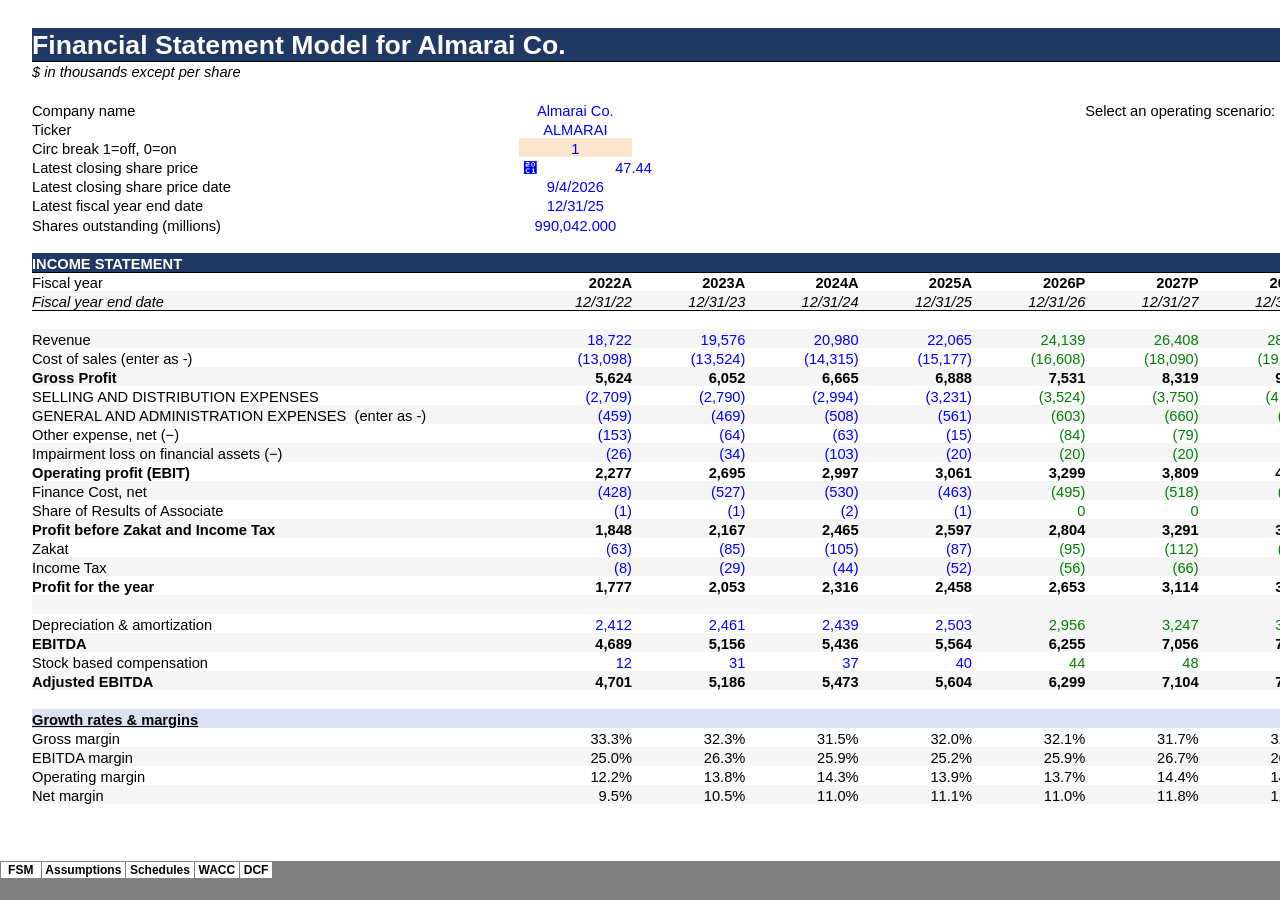
<file: Files/Almarai_3-Statement-DCF-Linked__files/sheet002.htm>
<html xmlns:o="urn:schemas-microsoft-com:office:office"
xmlns:x="urn:schemas-microsoft-com:office:excel"
xmlns="http://www.w3.org/TR/REC-html40">

<head>
<meta http-equiv=Content-Type content="text/html; charset=windows-1252">
<meta name=ProgId content=Excel.Sheet>
<meta name=Generator content="Microsoft Excel 15">
<link id=Main-File rel=Main-File href="../Almarai_3-Statement-DCF-Linked_.htm">
<link rel=File-List href=filelist.xml>
<link rel=Stylesheet href=stylesheet.css>
<style>
<!--table
	{mso-displayed-decimal-separator:"\.";
	mso-displayed-thousand-separator:"\,";}
@page
	{margin:1.0in .75in 1.0in .75in;
	mso-header-margin:.51in;
	mso-footer-margin:.51in;}
-->
</style>
<![if !supportTabStrip]><script language="JavaScript">
<!--
function fnUpdateTabs()
 {
  if (parent.window.g_iIEVer>=4) {
   if (parent.document.readyState=="complete"
    && parent.frames['frTabs'].document.readyState=="complete")
   parent.fnSetActiveSheet(1);
  else
   window.setTimeout("fnUpdateTabs();",150);
 }
}

if (window.name!="frSheet")
 window.location.replace("../Almarai_3-Statement-DCF-Linked_.htm");
else
 fnUpdateTabs();
//-->
</script>
<![endif]>
</head>

<body link=blue vlink=purple>

<table border=0 cellpadding=0 cellspacing=0 width=2191 style='border-collapse:
 collapse;table-layout:fixed;width:1641pt'>
 <col width=1069 style='mso-width-source:userset;mso-width-alt:38001;
 width:802pt'>
 <col width=330 style='mso-width-source:userset;mso-width-alt:11747;width:248pt'>
 <col width=114 span=5 style='mso-width-source:userset;mso-width-alt:4039;
 width:85pt'>
 <col width=222 style='mso-width-source:userset;mso-width-alt:7879;width:166pt'>
 <tr height=22 style='mso-height-source:userset;height:16.5pt'>
  <td height=22 class=xl341 width=1069 style='height:16.5pt;width:802pt'>Assumptions
  &amp; Drivers</td>
  <td class=xl342 width=330 style='width:248pt'></td>
  <td class=xl342 width=114 style='width:85pt'></td>
  <td class=xl342 width=114 style='width:85pt'></td>
  <td class=xl342 width=114 style='width:85pt'></td>
  <td class=xl342 width=114 style='width:85pt'></td>
  <td class=xl342 width=114 style='width:85pt'></td>
  <td class=xl342 width=222 style='width:166pt'></td>
 </tr>
 <tr height=18 style='mso-height-source:userset;height:14.25pt'>
  <td height=18 class=xl343 style='height:14.25pt'></td>
  <td class=xl342></td>
  <td class=xl342></td>
  <td class=xl342></td>
  <td class=xl342></td>
  <td class=xl342></td>
  <td class=xl342></td>
  <td class=xl342></td>
 </tr>
 <tr height=18 style='mso-height-source:userset;height:14.25pt'>
  <td height=18 class=xl343 style='height:14.25pt'></td>
  <td class=xl342></td>
  <td class=xl342></td>
  <td class=xl342></td>
  <td class=xl342></td>
  <td class=xl342></td>
  <td class=xl342></td>
  <td class=xl342></td>
 </tr>
 <tr height=18 style='mso-height-source:userset;height:14.25pt'>
  <td height=18 class=xl344 style='height:14.25pt'>Driver</td>
  <td class=xl345>2025A (implied)</td>
  <td class=xl345>2026F</td>
  <td class=xl345>2027F</td>
  <td class=xl345>2028F</td>
  <td class=xl345>2029F</td>
  <td class=xl345>2030F</td>
  <td class=xl346>Driver type / note</td>
 </tr>
 <tr height=18 style='mso-height-source:userset;height:14.25pt'>
  <td height=18 class=xl347 style='height:14.25pt;border-top:none'>Revenue
  growth</td>
  <td class=xl348 style='border-top:none'>n/a</td>
  <td class=xl349 align=right style='border-top:none'>9.4%</td>
  <td class=xl349 align=right style='border-top:none'>9.4%</td>
  <td class=xl349 align=right style='border-top:none'>9.4%</td>
  <td class=xl349 align=right style='border-top:none'>9.4%</td>
  <td class=xl349 align=right style='border-top:none'>9.4%</td>
  <td class=xl350 style='border-top:none'>GROWTH � applied to prior-year
  revenue</td>
 </tr>
 <tr height=18 style='mso-height-source:userset;height:14.25pt'>
  <td height=18 class=xl351 style='height:14.25pt;border-top:none'>Cost of
  sales (% of revenue)</td>
  <td class=xl352 align=right style='border-top:none'>68.8%</td>
  <td class=xl353 align=right style='border-top:none'>68.8%</td>
  <td class=xl353 align=right style='border-top:none'>68.5%</td>
  <td class=xl353 align=right style='border-top:none'>68.5%</td>
  <td class=xl353 align=right style='border-top:none'>68.5%</td>
  <td class=xl353 align=right style='border-top:none'>68.5%</td>
  <td class=xl354 style='border-top:none'>% of revenue</td>
 </tr>
 <tr height=18 style='mso-height-source:userset;height:14.25pt'>
  <td height=18 class=xl347 style='height:14.25pt;border-top:none'>Selling
  &amp; distribution (% of revenue)</td>
  <td class=xl355 align=right style='border-top:none'>14.6%</td>
  <td class=xl349 align=right style='border-top:none'>14.6%</td>
  <td class=xl349 align=right style='border-top:none'>14.2%</td>
  <td class=xl349 align=right style='border-top:none'>14.2%</td>
  <td class=xl349 align=right style='border-top:none'>14.2%</td>
  <td class=xl349 align=right style='border-top:none'>14.2%</td>
  <td class=xl350 style='border-top:none'>% of revenue</td>
 </tr>
 <tr height=18 style='mso-height-source:userset;height:14.25pt'>
  <td height=18 class=xl351 style='height:14.25pt;border-top:none'>General
  &amp; admin (% of revenue)</td>
  <td class=xl352 align=right style='border-top:none'>2.5%</td>
  <td class=xl353 align=right style='border-top:none'>2.5%</td>
  <td class=xl353 align=right style='border-top:none'>2.5%</td>
  <td class=xl353 align=right style='border-top:none'>2.5%</td>
  <td class=xl353 align=right style='border-top:none'>2.5%</td>
  <td class=xl353 align=right style='border-top:none'>2.5%</td>
  <td class=xl354 style='border-top:none'>% of revenue</td>
 </tr>
 <tr height=18 style='mso-height-source:userset;height:14.25pt'>
  <td height=18 class=xl347 style='height:14.25pt;border-top:none'>Other
  expense, net (% of revenue)</td>
  <td class=xl355 align=right style='border-top:none'>0.1%</td>
  <td class=xl349 align=right style='border-top:none'>0.4%</td>
  <td class=xl349 align=right style='border-top:none'>0.3%</td>
  <td class=xl349 align=right style='border-top:none'>0.3%</td>
  <td class=xl349 align=right style='border-top:none'>0.3%</td>
  <td class=xl349 align=right style='border-top:none'>0.3%</td>
  <td class=xl350 style='border-top:none'>% of revenue</td>
 </tr>
 <tr height=18 style='mso-height-source:userset;height:14.25pt'>
  <td height=18 class=xl351 style='height:14.25pt;border-top:none'>Impairment
  (SAR Mn, fixed)</td>
  <td class=xl356 align=right style='border-top:none'>20</td>
  <td class=xl357 align=right style='border-top:none'>20</td>
  <td class=xl357 align=right style='border-top:none'>20</td>
  <td class=xl357 align=right style='border-top:none'>20</td>
  <td class=xl357 align=right style='border-top:none'>20</td>
  <td class=xl357 align=right style='border-top:none'>20</td>
  <td class=xl354 style='border-top:none'>Fixed amount � non-recurring, not a %
  of sa<span style='display:none'>les</span></td>
 </tr>
 <tr height=18 style='mso-height-source:userset;height:14.25pt'>
  <td height=18 class=xl347 style='height:14.25pt;border-top:none'>Zakat (% of
  pretax profit)</td>
  <td class=xl355 align=right style='border-top:none'>3.4%</td>
  <td class=xl349 align=right style='border-top:none'>3.4%</td>
  <td class=xl349 align=right style='border-top:none'>3.4%</td>
  <td class=xl349 align=right style='border-top:none'>3.4%</td>
  <td class=xl349 align=right style='border-top:none'>3.4%</td>
  <td class=xl349 align=right style='border-top:none'>3.4%</td>
  <td class=xl350 style='border-top:none'>Effective rate on profit before zakat
  &amp; tax</td>
 </tr>
 <tr height=18 style='mso-height-source:userset;height:14.25pt'>
  <td height=18 class=xl351 style='height:14.25pt;border-top:none'>Income tax
  (% of pretax profit)</td>
  <td class=xl352 align=right style='border-top:none'>2.0%</td>
  <td class=xl353 align=right style='border-top:none'>2.0%</td>
  <td class=xl353 align=right style='border-top:none'>2.0%</td>
  <td class=xl353 align=right style='border-top:none'>2.0%</td>
  <td class=xl353 align=right style='border-top:none'>2.0%</td>
  <td class=xl353 align=right style='border-top:none'>2.0%</td>
  <td class=xl354 style='border-top:none'>Effective rate (foreign operations)</td>
 </tr>
 <tr height=18 style='mso-height-source:userset;height:14.25pt'>
  <td height=18 class=xl347 style='height:14.25pt;border-top:none'>Share of
  associate (SAR Mn, fixed)</td>
  <td class=xl358 align=right style='border-top:none'>(1)</td>
  <td class=xl359 align=right style='border-top:none'>-</td>
  <td class=xl359 align=right style='border-top:none'>-</td>
  <td class=xl359 align=right style='border-top:none'>-</td>
  <td class=xl359 align=right style='border-top:none'>-</td>
  <td class=xl359 align=right style='border-top:none'>-</td>
  <td class=xl350 style='border-top:none'>Fixed amount � equity method</td>
 </tr>
 <tr height=18 style='mso-height-source:userset;height:14.25pt'>
  <td height=18 class=xl351 style='height:14.25pt;border-top:none'>Stock-based
  comp (SAR Mn, fixed)</td>
  <td class=xl356 align=right style='border-top:none'>40</td>
  <td class=xl357 align=right style='border-top:none'>40</td>
  <td class=xl357 align=right style='border-top:none'>40</td>
  <td class=xl357 align=right style='border-top:none'>40</td>
  <td class=xl357 align=right style='border-top:none'>40</td>
  <td class=xl357 align=right style='border-top:none'>40</td>
  <td class=xl354 style='border-top:none'>Fixed amount</td>
 </tr>
 <tr height=18 style='mso-height-source:userset;height:14.25pt'>
  <td height=18 class=xl360 style='height:14.25pt;border-top:none'>Dividend
  payout ratio<span style='mso-spacerun:yes'>�</span></td>
  <td class=xl361 align=right style='border-top:none'>46.0%</td>
  <td class=xl362 align=right style='border-top:none'>46.0%</td>
  <td class=xl362 align=right style='border-top:none'>46.0%</td>
  <td class=xl362 align=right style='border-top:none'>46.0%</td>
  <td class=xl362 align=right style='border-top:none'>46.0%</td>
  <td class=xl362 align=right style='border-top:none'>46.0%</td>
  <td class=xl363 style='border-top:none'>&nbsp;</td>
 </tr>
 <tr height=18 style='mso-height-source:userset;height:14.25pt'>
  <td height=18 class=xl343 style='height:14.25pt'>Finance cost and D&amp;A are
  NOT % of revenue � they come from the Schedules tab (debt schedule and
  PP&amp;E roll-forward).</td>
  <td class=xl342></td>
  <td class=xl342></td>
  <td class=xl342></td>
  <td class=xl342></td>
  <td class=xl342></td>
  <td class=xl342></td>
  <td class=xl342></td>
 </tr>
 <tr height=19 style='height:14.4pt'>
  <td height=19 colspan=8 style='height:14.4pt;mso-ignore:colspan'></td>
 </tr>
 <tr height=19 style='height:14.4pt'>
  <td height=19 class=xl402 style='height:14.4pt'>Driver</td>
  <td class=xl402>Source</td>
  <td colspan=6 style='mso-ignore:colspan'></td>
 </tr>
 <tr height=19 style='height:14.4pt'>
  <td height=19 class=xl347 style='height:14.4pt'>WACC 8.0% � cost of equity
  8.0%, after-tax cost of debt 5.2%</td>
  <td class=xl347>per FAB Securities DCF</td>
  <td colspan=6 style='mso-ignore:colspan'></td>
 </tr>
 <tr height=19 style='height:14.4pt'>
  <td height=19 class=xl351 style='height:14.4pt;border-top:none'>Risk-free
  rate 5.4% � Saudi 10-year (US 10Y Treasury + KSA CDS spread)</td>
  <td class=xl351 style='border-top:none'>per FAB</td>
  <td colspan=6 style='mso-ignore:colspan'></td>
 </tr>
 <tr height=19 style='mso-height-source:userset;height:14.4pt'>
  <td height=19 class=xl347 style='height:14.4pt;border-top:none'>Beta 0.80 �
  observed</td>
  <td class=xl347 style='border-top:none'>per FAB / consistent with
  consumer-staples sector</td>
  <td colspan=6 style='mso-ignore:colspan'></td>
 </tr>
 <tr height=19 style='mso-height-source:userset;height:14.4pt'>
  <td height=19 class=xl351 style='height:14.4pt;border-top:none'>Equity risk
  premium<span style='mso-spacerun:yes'>�</span></td>
  <td class=xl351 style='border-top:none'>per FAB</td>
  <td colspan=6 style='mso-ignore:colspan'></td>
 </tr>
 <tr height=19 style='height:14.4pt'>
  <td height=19 class=xl347 style='height:14.4pt;border-top:none'>Tax rate 4.0%
  � combined zakat + income tax (note: my 3-statement model uses ~5.4% actual
  zakat+tax; DCF uses FAB's 4% for consistency with their valuation)</td>
  <td class=xl347 style='border-top:none'>per FAB</td>
  <td colspan=6 style='mso-ignore:colspan'></td>
 </tr>
 <tr height=19 style='mso-height-source:userset;height:14.4pt'>
  <td height=19 class=xl351 style='height:14.4pt;border-top:none'>Terminal
  growth 2.5%</td>
  <td class=xl351 style='border-top:none'>per FAB DCF assumption</td>
  <td colspan=6 style='mso-ignore:colspan'></td>
 </tr>
 <tr height=19 style='height:14.4pt'>
  <td height=19 class=xl347 style='height:14.4pt;border-top:none'>Exit EBITDA
  multiple 7.6x � Almarai FY2030E EV/EBITDA</td>
  <td class=xl347 style='border-top:none'>per AlJazira Capital</td>
  <td colspan=6 style='mso-ignore:colspan'></td>
 </tr>
 <tr height=19 style='height:14.4pt'>
  <td height=19 class=xl351 style='height:14.4pt;border-top:none'>Capex �
  FY2026�27, thereafter grown with revenue (~24% of sales); note PP&amp;E
  schedule uses total capex as a simplification (biological/intangible
  additions not separately rolled)</td>
  <td class=xl351 style='border-top:none'>per FAB estimates</td>
  <td colspan=6 style='mso-ignore:colspan'></td>
 </tr>
 <tr height=19 style='mso-height-source:userset;height:14.4pt'>
  <td height=19 class=xl347 style='height:14.4pt;border-top:none'>Dividend
  payout 46%</td>
  <td class=xl347 style='border-top:none'>per FAB / consistent with Almarai's
  historical ~42�47%</td>
  <td colspan=6 style='mso-ignore:colspan'></td>
 </tr>
 <tr height=19 style='height:14.4pt'>
  <td height=19 class=xl351 style='height:14.4pt;border-top:none'>Valuation
  cross-check: DCF lands within ~SAR 0.50/share of AlJazira; both near FAB's
  SAR 60 target vs current ~SAR 46</td>
  <td class=xl351 style='border-top:none'>AlJazira / FAB (cross-check)</td>
  <td colspan=6 style='mso-ignore:colspan'></td>
 </tr>
 <![if supportMisalignedColumns]>
 <tr height=0 style='display:none'>
  <td width=1069 style='width:802pt'></td>
  <td width=330 style='width:248pt'></td>
  <td width=114 style='width:85pt'></td>
  <td width=114 style='width:85pt'></td>
  <td width=114 style='width:85pt'></td>
  <td width=114 style='width:85pt'></td>
  <td width=114 style='width:85pt'></td>
  <td width=222 style='width:166pt'></td>
 </tr>
 <![endif]>
</table>

</body>

</html>
</file>
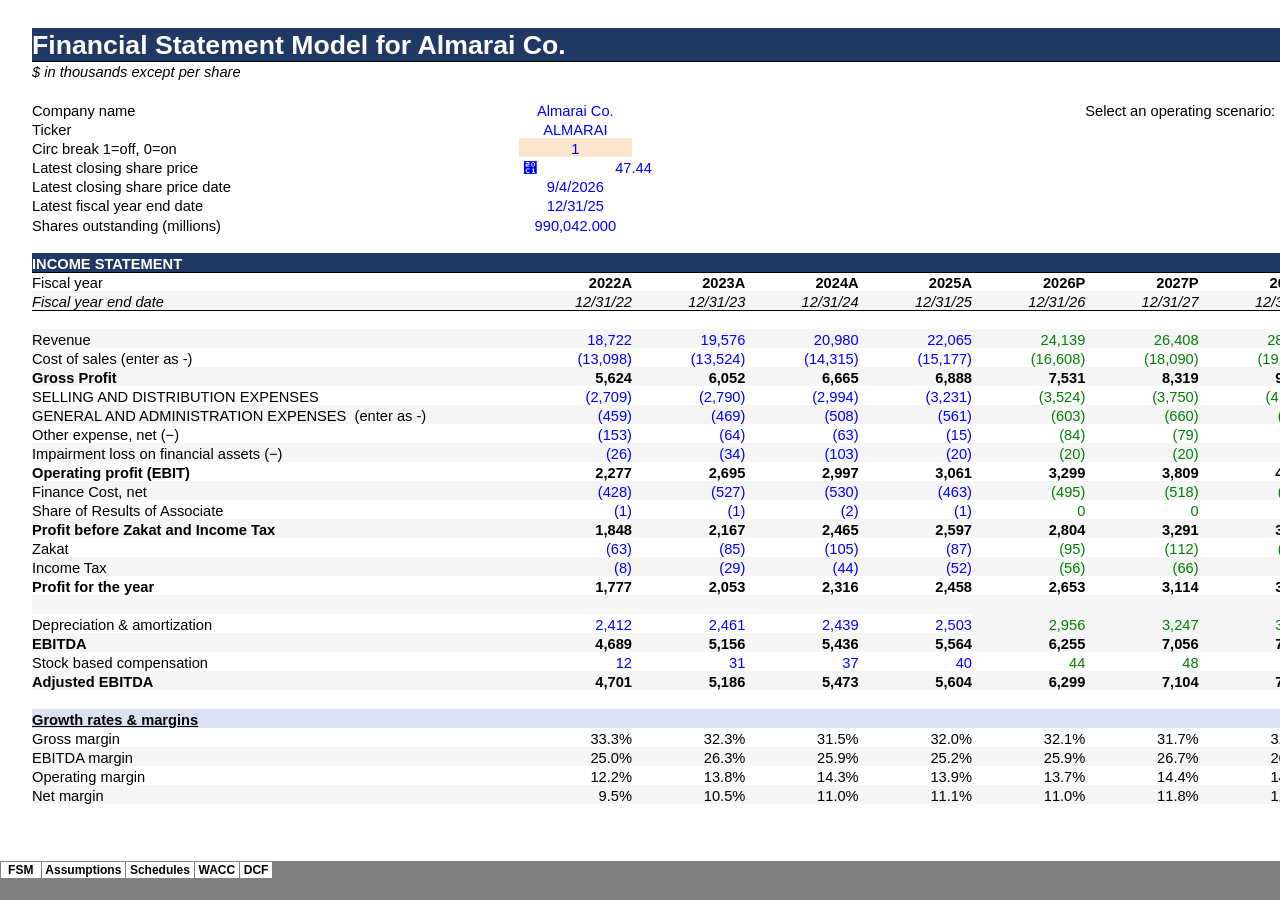
<file: Files/Almarai_3-Statement-DCF-Linked__files/sheet003.htm>
<html xmlns:v="urn:schemas-microsoft-com:vml"
xmlns:o="urn:schemas-microsoft-com:office:office"
xmlns:x="urn:schemas-microsoft-com:office:excel"
xmlns="http://www.w3.org/TR/REC-html40">

<head>
<meta http-equiv=Content-Type content="text/html; charset=windows-1252">
<meta name=ProgId content=Excel.Sheet>
<meta name=Generator content="Microsoft Excel 15">
<link id=Main-File rel=Main-File href="../Almarai_3-Statement-DCF-Linked_.htm">
<link rel=File-List href=filelist.xml>
<!--[if !mso]>
<style>
v\:* {behavior:url(#default#VML);}
o\:* {behavior:url(#default#VML);}
x\:* {behavior:url(#default#VML);}
.shape {behavior:url(#default#VML);}
</style>
<![endif]-->
<link rel=Stylesheet href=stylesheet.css>
<style>
<!--table
	{mso-displayed-decimal-separator:"\.";
	mso-displayed-thousand-separator:"\,";}
@page
	{margin:1.0in .75in 1.0in .75in;
	mso-header-margin:.51in;
	mso-footer-margin:.51in;}
-->
</style>
<![if !supportTabStrip]><script language="JavaScript">
<!--
function fnUpdateTabs()
 {
  if (parent.window.g_iIEVer>=4) {
   if (parent.document.readyState=="complete"
    && parent.frames['frTabs'].document.readyState=="complete")
   parent.fnSetActiveSheet(2);
  else
   window.setTimeout("fnUpdateTabs();",150);
 }
}

if (window.name!="frSheet")
 window.location.replace("../Almarai_3-Statement-DCF-Linked_.htm");
else
 fnUpdateTabs();
//-->
</script>
<![endif]><![if !supportAnnotations]><style id="dynCom" type="text/css"><!-- --></style>

<script language="JavaScript"><!--

function msoCommentShow(com_id,anchor_id) {
	if(msoBrowserCheck()) {
	   c = document.all(com_id);
	   a = document.all(anchor_id);
	   if (null != c) {
		var cw = c.offsetWidth;
		var ch = c.offsetHeight;
		var aw = a.offsetWidth;
		var ah = a.offsetHeight;
		var x = a.offsetLeft;
		var y = a.offsetTop;
		var el = a;
		while (el.tagName != "BODY") {
		   el = el.offsetParent;
		   x = x + el.offsetLeft;
		   y = y + el.offsetTop;
		   }		
		var bw = document.body.clientWidth;
		var bh = document.body.clientHeight;
		var bsl = document.body.scrollLeft;
		var bst = document.body.scrollTop;
		if (x + cw + ah/2 > bw + bsl && x + aw - ah/2 - cw >= bsl ) {
		   c.style.left = x + aw - ah / 2 - cw; 
		}
		else {
		   c.style.left = x + ah/2; 
		}
		if (y + ch + ah/2 > bh + bst && y + ah/2 - ch >= bst ) {
	 	   c.style.top = y + ah/2 - ch;
		} 
		else {
		   c.style.top = y + ah/2;
		}
		c.style.visibility = "visible";
	   }
	}
}

function msoCommentHide(com_id) {
	if(msoBrowserCheck()) {
	  c = document.all(com_id)
	  if (null != c) {
	    c.style.visibility = "hidden";
	    c.style.left = "-10000";
	    c.style.top = "-10000";
	  }
	}
}

function msoBrowserCheck() {
 ms=navigator.appVersion.indexOf("MSIE");
 vers = navigator.appVersion.substring(ms+5, ms+6);
 ie4 = (ms>0) && (parseInt(vers) >=4);
 return ie4
}

if (msoBrowserCheck()) {
document.styleSheets.dynCom.addRule(".msocomspan1","position:absolute");
document.styleSheets.dynCom.addRule(".msocomspan2","position:absolute");
document.styleSheets.dynCom.addRule(".msocomspan2","left:-1.5ex");
document.styleSheets.dynCom.addRule(".msocomspan2","width:2ex");
document.styleSheets.dynCom.addRule(".msocomspan2","height:0.5em");
document.styleSheets.dynCom.addRule(".msocomanch","font-size:0.5em");
document.styleSheets.dynCom.addRule(".msocomanch","color:red");
document.styleSheets.dynCom.addRule(".msocomhide","display: none");
document.styleSheets.dynCom.addRule(".msocomtxt","visibility: hidden");
document.styleSheets.dynCom.addRule(".msocomtxt","position: absolute");        
document.styleSheets.dynCom.addRule(".msocomtxt","top:-10000");         
document.styleSheets.dynCom.addRule(".msocomtxt","left:-10000");         
document.styleSheets.dynCom.addRule(".msocomtxt","width: 33%");                 
document.styleSheets.dynCom.addRule(".msocomtxt","background: infobackground");
document.styleSheets.dynCom.addRule(".msocomtxt","color: infotext");
document.styleSheets.dynCom.addRule(".msocomtxt","border-top: 1pt solid threedlightshadow");
document.styleSheets.dynCom.addRule(".msocomtxt","border-right: 2pt solid threedshadow");
document.styleSheets.dynCom.addRule(".msocomtxt","border-bottom: 2pt solid threedshadow");
document.styleSheets.dynCom.addRule(".msocomtxt","border-left: 1pt solid threedlightshadow");
document.styleSheets.dynCom.addRule(".msocomtxt","padding: 3pt 3pt 3pt 3pt");
document.styleSheets.dynCom.addRule(".msocomtxt","z-index: 100");
}

// -->
</script>
<![endif]>
</head>

<body link=blue vlink=purple>

<table border=0 cellpadding=0 cellspacing=0 width=844 style='border-collapse:
 collapse;table-layout:fixed;width:637pt'>
 <col class=xl342 width=266 style='mso-width-source:userset;mso-width-alt:9472;
 width:200pt'>
 <col class=xl342 width=0 span=3 style='display:none;mso-width-source:userset;
 mso-width-alt:3072'>
 <col class=xl342 width=86 span=6 style='mso-width-source:userset;mso-width-alt:
 3072;width:65pt'>
 <col width=62 style='width:47pt'>
 <tr height=22 style='mso-height-source:userset;height:16.5pt'>
  <td height=22 class=xl341 width=266 style='height:16.5pt;width:200pt'>Supporting
  Schedules</td>
  <td class=xl341 width=0></td>
  <td class=xl341 width=0></td>
  <td class=xl341 width=0></td>
  <td class=xl342 width=86 style='width:65pt'></td>
  <td class=xl342 width=86 style='width:65pt'></td>
  <td class=xl342 width=86 style='width:65pt'></td>
  <td class=xl342 width=86 style='width:65pt'></td>
  <td class=xl342 width=86 style='width:65pt'></td>
  <td class=xl342 width=86 style='width:65pt'></td>
  <td width=62 style='width:47pt'></td>
 </tr>
 <tr height=18 style='mso-height-source:userset;height:14.25pt'>
  <td height=18 class=xl343 style='height:14.25pt'></td>
  <td class=xl343></td>
  <td class=xl343></td>
  <td class=xl343></td>
  <td class=xl342></td>
  <td class=xl342></td>
  <td class=xl342></td>
  <td class=xl342></td>
  <td class=xl342></td>
  <td class=xl342></td>
  <td></td>
 </tr>
 <tr height=19 style='height:14.4pt'>
  <td height=19 class=xl342 style='height:14.4pt'></td>
  <td class=xl342></td>
  <td class=xl342></td>
  <td class=xl342></td>
  <td class=xl342></td>
  <td class=xl342></td>
  <td class=xl342></td>
  <td class=xl342></td>
  <td class=xl342></td>
  <td class=xl342></td>
  <td></td>
 </tr>
 <tr height=18 style='mso-height-source:userset;height:14.25pt'>
  <td height=18 class=xl364 colspan=5 style='height:14.25pt;mso-ignore:colspan'>1)
  PP&amp;E roll-forward<span style='mso-spacerun:yes'>� </span>&#8594;<span
  style='mso-spacerun:yes'>� </span>Depreciation &amp; amortization</td>
  <td class=xl342></td>
  <td class=xl342></td>
  <td class=xl342></td>
  <td class=xl342></td>
  <td class=xl342></td>
  <td></td>
 </tr>
 <tr height=18 style='mso-height-source:userset;height:14.25pt'>
  <td height=18 class=xl344 style='height:14.25pt'>SAR Mn</td>
  <td class=xl365 width=0>&nbsp;</td>
  <td class=xl365 width=0>&nbsp;</td>
  <td class=xl365 width=0>&nbsp;</td>
  <td class=xl345>2025A</td>
  <td class=xl345>2026F</td>
  <td class=xl345>2027F</td>
  <td class=xl345>2028F</td>
  <td class=xl345>2029F</td>
  <td class=xl366>2030F</td>
  <td class=xl117></td>
 </tr>
 <tr height=18 style='mso-height-source:userset;height:14.25pt'>
  <td height=18 class=xl347 style='height:14.25pt;border-top:none'>Opening net
  PP&amp;E</td>
  <td class=xl367 width=0 style='border-top:none'>&nbsp;</td>
  <td class=xl367 width=0 style='border-top:none'>&nbsp;</td>
  <td class=xl367 width=0 style='border-top:none'>&nbsp;</td>
  <td class=xl359 align=right style='border-top:none'>22,750</td>
  <td class=xl359 align=right style='border-top:none'>26,058</td>
  <td class=xl368 align=right style='border-top:none'>28,766</td>
  <td class=xl368 align=right style='border-top:none'>30,034</td>
  <td class=xl368 align=right style='border-top:none'>31,534</td>
  <td class=xl369 align=right style='border-top:none'>33,279</td>
  <td></td>
 </tr>
 <tr height=18 style='mso-height-source:userset;height:14.25pt'>
  <td height=18 class=xl351 style='height:14.25pt;border-top:none'>(+) Capex</td>
  <td class=xl367 width=0 style='border-top:none'>&nbsp;</td>
  <td class=xl367 width=0 style='border-top:none'>&nbsp;</td>
  <td class=xl367 width=0 style='border-top:none'>&nbsp;</td>
  <td class=xl357 align=right style='border-top:none'>4,970<![if !supportAnnotations]><span
  class=msocomspan1><span class=msocomspan2 id="_anchor_1"
  onmouseover="msoCommentShow('_com_1','_anchor_1')"
  onmouseout="msoCommentHide('_com_1')" language=JavaScript><a
  class=msocomanch href="#_msocom_1" name="_msoanchor_1">[1]</a></span></span><![endif]></td>
  <td class=xl357 align=right style='border-top:none'>4,754</td>
  <td class=xl357 align=right style='border-top:none'>3,526</td>
  <td class=xl370 align=right style='border-top:none'>3,857</td>
  <td class=xl370 align=right style='border-top:none'>4,220</td>
  <td class=xl371 align=right style='border-top:none'>4,617</td>
  <td></td>
 </tr>
 <tr height=18 style='mso-height-source:userset;height:14.25pt'>
  <td height=18 class=xl347 style='height:14.25pt;border-top:none'>(&#8722;)
  Depreciation &amp; amortization</td>
  <td class=xl367 width=0 style='border-top:none'>&nbsp;</td>
  <td class=xl367 width=0 style='border-top:none'>&nbsp;</td>
  <td class=xl367 width=0 style='border-top:none'>&nbsp;</td>
  <td class=xl359 align=right style='border-top:none'>1,664</td>
  <td class=xl368 align=right style='border-top:none'>2,046</td>
  <td class=xl368 align=right style='border-top:none'>2,258</td>
  <td class=xl368 align=right style='border-top:none'>2,358</td>
  <td class=xl368 align=right style='border-top:none'>2,475</td>
  <td class=xl369 align=right style='border-top:none'>2,612</td>
  <td></td>
 </tr>
 <tr height=18 style='mso-height-source:userset;height:14.25pt'>
  <td height=18 class=xl372 style='height:14.25pt;border-top:none'>Closing net
  PP&amp;E</td>
  <td class=xl367 width=0 style='border-top:none'>&nbsp;</td>
  <td class=xl367 width=0 style='border-top:none'>&nbsp;</td>
  <td class=xl367 width=0 style='border-top:none'>&nbsp;</td>
  <td class=xl357 align=right style='border-top:none'>26,058</td>
  <td class=xl373 align=right style='border-top:none'>28,766</td>
  <td class=xl373 align=right style='border-top:none'>30,034</td>
  <td class=xl373 align=right style='border-top:none'>31,534</td>
  <td class=xl373 align=right style='border-top:none'>33,279</td>
  <td class=xl374 align=right style='border-top:none'>35,283</td>
  <td></td>
 </tr>
 <tr height=18 style='mso-height-source:userset;height:14.25pt'>
  <td height=18 class=xl375 style='height:14.25pt;border-top:none'>Depreciation
  rate (% of opening)</td>
  <td class=xl376 width=0 style='border-top:none'>&nbsp;</td>
  <td class=xl376 width=0 style='border-top:none'>&nbsp;</td>
  <td class=xl376 width=0 style='border-top:none'>&nbsp;</td>
  <td class=xl377 align=right style='border-top:none'>7.31%</td>
  <td class=xl377 align=right style='border-top:none'>7.85%</td>
  <td class=xl377 align=right style='border-top:none'>7.85%</td>
  <td class=xl377 align=right style='border-top:none'>7.85%</td>
  <td class=xl377 align=right style='border-top:none'>7.85%</td>
  <td class=xl378 align=right style='border-top:none'>7.85%</td>
  <td></td>
 </tr>
 <tr height=19 style='height:14.4pt'>
  <td height=19 class=xl375 style='height:14.4pt'>&nbsp;</td>
  <td class=xl377>&nbsp;</td>
  <td class=xl377>&nbsp;</td>
  <td class=xl377>&nbsp;</td>
  <td class=xl377>&nbsp;</td>
  <td class=xl377>&nbsp;</td>
  <td class=xl377>&nbsp;</td>
  <td class=xl377>&nbsp;</td>
  <td class=xl377>&nbsp;</td>
  <td class=xl377>&nbsp;</td>
  <td></td>
 </tr>
 <tr height=18 style='mso-height-source:userset;height:14.25pt'>
  <td height=18 class=xl364 style='height:14.25pt'>2) Debt schedule<span
  style='mso-spacerun:yes'>� </span>&#8594;<span style='mso-spacerun:yes'>�
  </span>Finance cost, net</td>
  <td class=xl364></td>
  <td class=xl364></td>
  <td class=xl364></td>
  <td class=xl342></td>
  <td class=xl342></td>
  <td class=xl342></td>
  <td class=xl342></td>
  <td class=xl342></td>
  <td class=xl342></td>
  <td></td>
 </tr>
 <tr height=18 style='mso-height-source:userset;height:14.25pt'>
  <td height=18 class=xl344 style='height:14.25pt'>SAR Mn</td>
  <td class=xl379>&nbsp;</td>
  <td class=xl379>&nbsp;</td>
  <td class=xl379>&nbsp;</td>
  <td class=xl345>2025A</td>
  <td class=xl345>2026F</td>
  <td class=xl345>2027F</td>
  <td class=xl345>2028F</td>
  <td class=xl345>2029F</td>
  <td class=xl366>2030F</td>
  <td></td>
 </tr>
 <tr height=18 style='mso-height-source:userset;height:14.25pt'>
  <td height=18 class=xl347 style='height:14.25pt;border-top:none'>Opening
  gross debt</td>
  <td class=xl380 style='border-top:none'>&nbsp;</td>
  <td class=xl380 style='border-top:none'>&nbsp;</td>
  <td class=xl380 style='border-top:none'>&nbsp;</td>
  <td class=xl359 align=right style='border-top:none'>12,597</td>
  <td class=xl359 align=right style='border-top:none'>12,489</td>
  <td class=xl368 align=right style='border-top:none'>13,559</td>
  <td class=xl368 align=right style='border-top:none'>13,696</td>
  <td class=xl368 align=right style='border-top:none'>13,834</td>
  <td class=xl369 align=right style='border-top:none'>13,973</td>
  <td></td>
 </tr>
 <tr height=18 style='mso-height-source:userset;height:14.25pt'>
  <td height=18 class=xl351 style='height:14.25pt;border-top:none'>(+/&#8722;)
  Net additions / (repayments)</td>
  <td class=xl381 style='border-top:none'>&nbsp;</td>
  <td class=xl381 style='border-top:none'>&nbsp;</td>
  <td class=xl381 style='border-top:none'>&nbsp;</td>
  <td class=xl357 align=right style='border-top:none'>(108)</td>
  <td class=xl357 align=right style='border-top:none'>1,070</td>
  <td class=xl357 align=right style='border-top:none'>137</td>
  <td class=xl357 align=right style='border-top:none'>138</td>
  <td class=xl357 align=right style='border-top:none'>139</td>
  <td class=xl382 align=right style='border-top:none'>140</td>
  <td></td>
 </tr>
 <tr height=18 style='mso-height-source:userset;height:14.25pt'>
  <td height=18 class=xl383 style='height:14.25pt;border-top:none'>Closing
  gross debt</td>
  <td class=xl384 style='border-top:none'>&nbsp;</td>
  <td class=xl384 style='border-top:none'>&nbsp;</td>
  <td class=xl384 style='border-top:none'>&nbsp;</td>
  <td class=xl359 align=right style='border-top:none'>12,489</td>
  <td class=xl385 align=right style='border-top:none'>13,559</td>
  <td class=xl385 align=right style='border-top:none'>13,696</td>
  <td class=xl385 align=right style='border-top:none'>13,834</td>
  <td class=xl385 align=right style='border-top:none'>13,973</td>
  <td class=xl386 align=right style='border-top:none'>14,113</td>
  <td></td>
 </tr>
 <tr height=18 style='mso-height-source:userset;height:14.25pt'>
  <td height=18 class=xl351 style='height:14.25pt;border-top:none'>Average debt</td>
  <td class=xl381 style='border-top:none'>&nbsp;</td>
  <td class=xl381 style='border-top:none'>&nbsp;</td>
  <td class=xl381 style='border-top:none'>&nbsp;</td>
  <td class=xl370 align=right style='border-top:none'>12,543</td>
  <td class=xl370 align=right style='border-top:none'>13,024</td>
  <td class=xl370 align=right style='border-top:none'>13,628</td>
  <td class=xl370 align=right style='border-top:none'>13,765</td>
  <td class=xl370 align=right style='border-top:none'>13,904</td>
  <td class=xl371 align=right style='border-top:none'>14,043</td>
  <td></td>
 </tr>
 <tr height=18 style='mso-height-source:userset;height:14.25pt'>
  <td height=18 class=xl383 style='height:14.25pt;border-top:none'>Finance
  cost, net</td>
  <td class=xl384 style='border-top:none'>&nbsp;</td>
  <td class=xl384 style='border-top:none'>&nbsp;</td>
  <td class=xl384 style='border-top:none'>&nbsp;</td>
  <td class=xl385 align=right style='border-top:none'>464</td>
  <td class=xl385 align=right style='border-top:none'>495</td>
  <td class=xl385 align=right style='border-top:none'>518</td>
  <td class=xl385 align=right style='border-top:none'>523</td>
  <td class=xl385 align=right style='border-top:none'>528</td>
  <td class=xl386 align=right style='border-top:none'>534</td>
  <td></td>
 </tr>
 <tr height=18 style='mso-height-source:userset;height:14.25pt'>
  <td height=18 class=xl387 style='height:14.25pt;border-top:none'>Effective
  interest rate (% of avg debt)</td>
  <td class=xl388 style='border-top:none'>&nbsp;</td>
  <td class=xl388 style='border-top:none'>&nbsp;</td>
  <td class=xl388 style='border-top:none'>&nbsp;</td>
  <td class=xl389 align=right style='border-top:none'>3.70%</td>
  <td class=xl389 align=right style='border-top:none'>3.80%</td>
  <td class=xl389 align=right style='border-top:none'>3.80%</td>
  <td class=xl389 align=right style='border-top:none'>3.80%</td>
  <td class=xl389 align=right style='border-top:none'>3.80%</td>
  <td class=xl390 align=right style='border-top:none'>3.80%</td>
  <td></td>
 </tr>
 <tr height=19 style='height:14.4pt'>
  <td height=19 class=xl342 style='height:14.4pt'></td>
  <td class=xl342></td>
  <td class=xl342></td>
  <td class=xl342></td>
  <td class=xl342></td>
  <td class=xl342></td>
  <td class=xl342></td>
  <td class=xl342></td>
  <td class=xl342></td>
  <td class=xl342></td>
  <td></td>
 </tr>
 <tr height=18 style='mso-height-source:userset;height:14.25pt'>
  <td height=18 class=xl364 style='height:14.25pt'>3) Retained Earnings
  roll-forward</td>
  <td class=xl364></td>
  <td class=xl364></td>
  <td class=xl364></td>
  <td class=xl342></td>
  <td class=xl342></td>
  <td class=xl342></td>
  <td class=xl342></td>
  <td class=xl342></td>
  <td class=xl342></td>
  <td></td>
 </tr>
 <tr height=18 style='mso-height-source:userset;height:14.25pt'>
  <td height=18 class=xl344 style='height:14.25pt'>SAR Mn</td>
  <td class=xl379>&nbsp;</td>
  <td class=xl379>&nbsp;</td>
  <td class=xl379>&nbsp;</td>
  <td class=xl345>2025A</td>
  <td class=xl345>2026F</td>
  <td class=xl345>2027F</td>
  <td class=xl345>2028F</td>
  <td class=xl345>2029F</td>
  <td class=xl366>2030F</td>
  <td></td>
 </tr>
 <tr height=18 style='mso-height-source:userset;height:14.25pt'>
  <td height=18 class=xl347 style='height:14.25pt;border-top:none'>Opening
  retained earnings</td>
  <td class=xl380 style='border-top:none'>&nbsp;</td>
  <td class=xl380 style='border-top:none'>&nbsp;</td>
  <td class=xl380 style='border-top:none'>&nbsp;</td>
  <td class=xl359 align=right style='border-top:none'>9,105</td>
  <td class=xl368 align=right style='border-top:none'>9,105</td>
  <td class=xl368 align=right style='border-top:none'>10,537</td>
  <td class=xl368 align=right style='border-top:none'>12,219</td>
  <td class=xl368 align=right style='border-top:none'>14,081</td>
  <td class=xl369 align=right style='border-top:none'>16,142</td>
  <td></td>
 </tr>
 <tr height=18 style='mso-height-source:userset;height:14.25pt'>
  <td height=18 class=xl351 style='height:14.25pt;border-top:none'>(+) Net
  Income</td>
  <td class=xl381 style='border-top:none'>&nbsp;</td>
  <td class=xl381 style='border-top:none'>&nbsp;</td>
  <td class=xl381 style='border-top:none'>&nbsp;</td>
  <td class=xl357 align=right style='border-top:none'>2,653</td>
  <td class=xl370 align=right style='border-top:none'>2,653</td>
  <td class=xl370 align=right style='border-top:none'>3,114</td>
  <td class=xl370 align=right style='border-top:none'>3,449</td>
  <td class=xl370 align=right style='border-top:none'>3,817</td>
  <td class=xl371 align=right style='border-top:none'>4,219</td>
  <td></td>
 </tr>
 <tr height=18 style='mso-height-source:userset;height:14.25pt'>
  <td height=18 class=xl347 style='height:14.25pt;border-top:none'>(-)
  Dividends</td>
  <td class=xl380 style='border-top:none'>&nbsp;</td>
  <td class=xl380 style='border-top:none'>&nbsp;</td>
  <td class=xl380 style='border-top:none'>&nbsp;</td>
  <td class=xl359 align=right style='border-top:none'>(1,150)</td>
  <td class=xl368 align=right style='border-top:none'>(1,220)</td>
  <td class=xl368 align=right style='border-top:none'>(1,432)</td>
  <td class=xl368 align=right style='border-top:none'>(1,587)</td>
  <td class=xl368 align=right style='border-top:none'>(1,756)</td>
  <td class=xl369 align=right style='border-top:none'>(1,941)</td>
  <td></td>
 </tr>
 <tr height=18 style='mso-height-source:userset;height:14.25pt'>
  <td height=18 class=xl387 style='height:14.25pt;border-top:none'>Closed
  retained earnings<span style='mso-spacerun:yes'>�</span></td>
  <td class=xl388 style='border-top:none'>&nbsp;</td>
  <td class=xl388 style='border-top:none'>&nbsp;</td>
  <td class=xl388 style='border-top:none'>&nbsp;</td>
  <td class=xl391 align=right style='border-top:none'>12,908</td>
  <td class=xl391 align=right style='border-top:none'>10,537</td>
  <td class=xl391 align=right style='border-top:none'>12,219</td>
  <td class=xl391 align=right style='border-top:none'>14,081</td>
  <td class=xl391 align=right style='border-top:none'>16,142</td>
  <td class=xl392 align=right style='border-top:none'>18,421</td>
  <td></td>
 </tr>
 <tr height=18 style='mso-height-source:userset;height:14.25pt'>
  <td height=18 class=xl393 style='height:14.25pt'></td>
  <td class=xl393></td>
  <td class=xl393></td>
  <td class=xl393></td>
  <td class=xl394></td>
  <td class=xl394></td>
  <td class=xl394></td>
  <td class=xl394></td>
  <td class=xl394></td>
  <td class=xl394></td>
  <td></td>
 </tr>
 <tr height=18 style='mso-height-source:userset;height:14.25pt'>
  <td height=18 class=xl364 style='height:14.25pt'>4) D&amp;A Schedule</td>
  <td class=xl364></td>
  <td class=xl364></td>
  <td class=xl364></td>
  <td class=xl342></td>
  <td class=xl342></td>
  <td class=xl342></td>
  <td class=xl342></td>
  <td class=xl342></td>
  <td class=xl342></td>
  <td></td>
 </tr>
 <tr height=18 style='mso-height-source:userset;height:14.25pt'>
  <td height=18 class=xl344 style='height:14.25pt'>SAR Mn</td>
  <td class=xl379>2022A</td>
  <td class=xl379>2023A</td>
  <td class=xl379>2024A</td>
  <td class=xl345>2025A</td>
  <td class=xl345>2026F</td>
  <td class=xl345>2027F</td>
  <td class=xl345>2028F</td>
  <td class=xl345>2029F</td>
  <td class=xl366>2030F</td>
  <td></td>
 </tr>
 <tr height=18 style='mso-height-source:userset;height:14.25pt'>
  <td height=18 class=xl347 style='height:14.25pt;border-top:none'>(+) PP&amp;E
  depreciation</td>
  <td class=xl359 style='border-top:none'>&nbsp;</td>
  <td class=xl359 style='border-top:none'>&nbsp;</td>
  <td class=xl359 style='border-top:none'>&nbsp;</td>
  <td class=xl359 align=right style='border-top:none'>1,664</td>
  <td class=xl359 align=right style='border-top:none'>2,046</td>
  <td class=xl359 align=right style='border-top:none'>2,258</td>
  <td class=xl359 align=right style='border-top:none'>2,358</td>
  <td class=xl359 align=right style='border-top:none'>2,475</td>
  <td class=xl395 align=right style='border-top:none'>2,612</td>
  <td></td>
 </tr>
 <tr height=18 style='mso-height-source:userset;height:14.25pt'>
  <td height=18 class=xl351 style='height:14.25pt;border-top:none'>(+)
  Biological depreciation</td>
  <td class=xl359 style='border-top:none'>&nbsp;</td>
  <td class=xl359 style='border-top:none'>&nbsp;</td>
  <td class=xl359 style='border-top:none'>&nbsp;</td>
  <td class=xl357 align=right style='border-top:none'>635</td>
  <td class=xl370 align=right style='border-top:none'>695</td>
  <td class=xl370 align=right style='border-top:none'>760</td>
  <td class=xl370 align=right style='border-top:none'>831</td>
  <td class=xl370 align=right style='border-top:none'>910</td>
  <td class=xl371 align=right style='border-top:none'>995</td>
  <td></td>
 </tr>
 <tr height=18 style='mso-height-source:userset;height:14.25pt'>
  <td height=18 class=xl347 style='height:14.25pt;border-top:none'>(+)
  Right-of-use depreciation</td>
  <td class=xl359 style='border-top:none'>&nbsp;</td>
  <td class=xl359 style='border-top:none'>&nbsp;</td>
  <td class=xl359 style='border-top:none'>&nbsp;</td>
  <td class=xl359 align=right style='border-top:none'>125</td>
  <td class=xl368 align=right style='border-top:none'>137</td>
  <td class=xl368 align=right style='border-top:none'>150</td>
  <td class=xl368 align=right style='border-top:none'>164</td>
  <td class=xl368 align=right style='border-top:none'>179</td>
  <td class=xl369 align=right style='border-top:none'>196</td>
  <td></td>
 </tr>
 <tr height=18 style='mso-height-source:userset;height:14.25pt'>
  <td height=18 class=xl351 style='height:14.25pt;border-top:none'>(+)
  Intangibles depreciation</td>
  <td class=xl359 style='border-top:none'>&nbsp;</td>
  <td class=xl359 style='border-top:none'>&nbsp;</td>
  <td class=xl359 style='border-top:none'>&nbsp;</td>
  <td class=xl357 align=right style='border-top:none'>45</td>
  <td class=xl357 align=right style='border-top:none'>45</td>
  <td class=xl357 align=right style='border-top:none'>45</td>
  <td class=xl357 align=right style='border-top:none'>45</td>
  <td class=xl357 align=right style='border-top:none'>45</td>
  <td class=xl382 align=right style='border-top:none'>45</td>
  <td></td>
 </tr>
 <tr height=18 style='mso-height-source:userset;height:14.25pt'>
  <td height=18 class=xl347 style='height:14.25pt;border-top:none'>(+)
  Long-term prepayments amortization</td>
  <td class=xl359 style='border-top:none'>&nbsp;</td>
  <td class=xl359 style='border-top:none'>&nbsp;</td>
  <td class=xl359 style='border-top:none'>&nbsp;</td>
  <td class=xl359 align=right style='border-top:none'>34</td>
  <td class=xl359 align=right style='border-top:none'>34</td>
  <td class=xl359 align=right style='border-top:none'>34</td>
  <td class=xl359 align=right style='border-top:none'>34</td>
  <td class=xl359 align=right style='border-top:none'>34</td>
  <td class=xl395 align=right style='border-top:none'>34</td>
  <td></td>
 </tr>
 <tr height=18 style='mso-height-source:userset;height:14.25pt'>
  <td height=18 class=xl396 style='height:14.25pt;border-top:none'>Total
  D&amp;A</td>
  <td class=xl391 align=right style='border-top:none'>-</td>
  <td class=xl391 align=right style='border-top:none'>-</td>
  <td class=xl391 align=right style='border-top:none'>-</td>
  <td class=xl391 align=right style='border-top:none'>2,503</td>
  <td class=xl391 align=right style='border-top:none'>2,956</td>
  <td class=xl391 align=right style='border-top:none'>3,247</td>
  <td class=xl391 align=right style='border-top:none'>3,432</td>
  <td class=xl391 align=right style='border-top:none'>3,643</td>
  <td class=xl392 align=right style='border-top:none'>3,882</td>
  <td></td>
 </tr>
 <tr height=19 style='height:14.4pt'>
  <td height=19 class=xl342 style='height:14.4pt'></td>
  <td class=xl342></td>
  <td class=xl342></td>
  <td class=xl342></td>
  <td class=xl342></td>
  <td class=xl342></td>
  <td class=xl342></td>
  <td class=xl342></td>
  <td class=xl342></td>
  <td class=xl342></td>
  <td></td>
 </tr>
 <tr height=18 style='mso-height-source:userset;height:14.25pt'>
  <td height=18 class=xl393 style='height:14.25pt'></td>
  <td class=xl393></td>
  <td class=xl393></td>
  <td class=xl393></td>
  <td class=xl394></td>
  <td class=xl394></td>
  <td class=xl394></td>
  <td class=xl394></td>
  <td class=xl394></td>
  <td class=xl394></td>
  <td></td>
 </tr>
 <![if supportMisalignedColumns]>
 <tr height=0 style='display:none'>
  <td width=266 style='width:200pt'></td>
  <td width=0></td>
  <td width=0></td>
  <td width=0></td>
  <td width=86 style='width:65pt'></td>
  <td width=86 style='width:65pt'></td>
  <td width=86 style='width:65pt'></td>
  <td width=86 style='width:65pt'></td>
  <td width=86 style='width:65pt'></td>
  <td width=86 style='width:65pt'></td>
  <td width=62 style='width:47pt'></td>
 </tr>
 <![endif]>
</table>

<div style='mso-element:comment-list'><![if !supportAnnotations]>

<hr class=msocomhide align=left size=1 width="33%">

<![endif]>

<div style='mso-element:comment'><![if !supportAnnotations]>

<div id="_com_1" class=msocomtxt
onmouseover="msoCommentShow('_com_1','_anchor_1')"
onmouseout="msoCommentHide('_com_1')" language=JavaScript><![endif]>

<div><![if !supportAnnotations]><a class=msocomhide href="#_msoanchor_1"
name="_msocom_1">[1]</a><![endif]><!--[if gte mso 9]><xml>
 <v:shapetype id="_x0000_t202" coordsize="21600,21600" o:spt="202" path="m,l,21600r21600,l21600,xe">
  <v:stroke joinstyle="miter"/>
  <v:path gradientshapeok="t" o:connecttype="rect"/>
 </v:shapetype><v:shape id="_x0000_s9217" type="#_x0000_t202" style='position:absolute;
  margin-left:468pt;margin-top:-423.6pt;width:100.8pt;height:61.2pt;z-index:1;
  visibility:hidden' fillcolor="infoBackground [80]" strokecolor="none [81]"
  o:insetmode="auto">
  <v:fill color2="infoBackground [80]"/>
  <v:shadow color="none [81]" obscured="t"/>
  <v:path o:connecttype="none"/>
  <v:textbox style='mso-direction-alt:auto'/>
  <x:ClientData ObjectType="Note">
   <x:MoveWithCells/>
   <x:SizeWithCells/>
   <x:AutoFill>False</x:AutoFill>
   <x:Row>6</x:Row>
   <x:Column>4</x:Column>
   <x:Author>Ziyad Alrefaei</x:Author>
  </x:ClientData>
 </v:shape></xml><![endif]--><![if !vml]><span style='mso-ignore:vglayout'><![endif]>

<div v:shape="_x0000_s9217" style='padding:.6pt 0pt 0pt .6pt;text-align:left'
class=shape><font class="font41">Ziyad Alrefaei:</font><font class="font26"><br
/>
PP&amp;E schedule uses total capex as a simplification; biological/intangible
additions aren't <br />
separately rolled</font></div>

<![if !vml]></span><![endif]></div>

<![if !supportAnnotations]></div>

<![endif]></div>

</div>

</body>

</html>
</file>
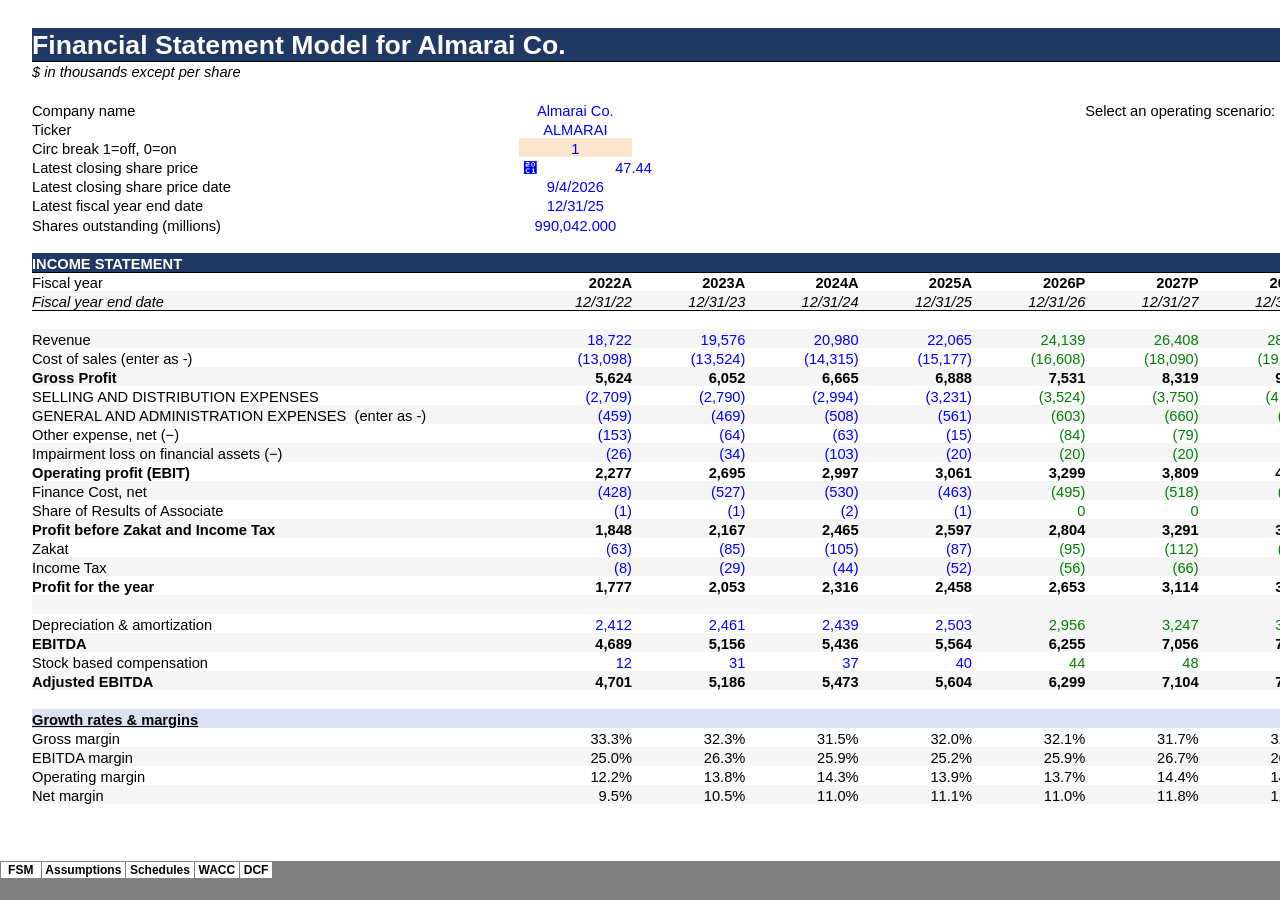
<file: Files/Almarai_3-Statement-DCF-Linked__files/sheet004.htm>
<html xmlns:o="urn:schemas-microsoft-com:office:office"
xmlns:x="urn:schemas-microsoft-com:office:excel"
xmlns="http://www.w3.org/TR/REC-html40">

<head>
<meta http-equiv=Content-Type content="text/html; charset=windows-1252">
<meta name=ProgId content=Excel.Sheet>
<meta name=Generator content="Microsoft Excel 15">
<link id=Main-File rel=Main-File href="../Almarai_3-Statement-DCF-Linked_.htm">
<link rel=File-List href=filelist.xml>
<link rel=Stylesheet href=stylesheet.css>
<style>
<!--table
	{mso-displayed-decimal-separator:"\.";
	mso-displayed-thousand-separator:"\,";}
@page
	{margin:.75in .7in .75in .7in;
	mso-header-margin:.3in;
	mso-footer-margin:.3in;}
-->
</style>
<![if !supportTabStrip]><script language="JavaScript">
<!--
function fnUpdateTabs()
 {
  if (parent.window.g_iIEVer>=4) {
   if (parent.document.readyState=="complete"
    && parent.frames['frTabs'].document.readyState=="complete")
   parent.fnSetActiveSheet(3);
  else
   window.setTimeout("fnUpdateTabs();",150);
 }
}

if (window.name!="frSheet")
 window.location.replace("../Almarai_3-Statement-DCF-Linked_.htm");
else
 fnUpdateTabs();
//-->
</script>
<![endif]>
</head>

<body link=blue vlink=purple class=xl128>

<table border=0 cellpadding=0 cellspacing=0 width=1027 style='border-collapse:
 collapse;table-layout:fixed;width:770pt'>
 <col class=xl128 width=10 style='mso-width-source:userset;mso-width-alt:369;
 width:8pt'>
 <col class=xl128 width=362 style='mso-width-source:userset;mso-width-alt:12885;
 width:272pt'>
 <col class=xl128 width=97 style='mso-width-source:userset;mso-width-alt:3441;
 width:73pt'>
 <col class=xl128 width=91 span=6 style='mso-width-source:userset;mso-width-alt:
 3242;width:68pt'>
 <col class=xl128 width=12 style='mso-width-source:userset;mso-width-alt:426;
 width:9pt'>
 <col class=xl128 width=79 style='mso-width-source:userset;mso-width-alt:2816;
 width:59pt'>
 <col class=xl128 width=68 span=5 style='mso-width-source:userset;mso-width-alt:
 2417;width:51pt'>
 <tr height=20 style='height:15.0pt'>
  <td height=20 class=xl128 width=10 style='height:15.0pt;width:8pt'></td>
  <td class=xl128 width=362 style='width:272pt'></td>
  <td class=xl128 width=97 style='width:73pt'></td>
  <td class=xl128 width=91 style='width:68pt'></td>
  <td class=xl128 width=91 style='width:68pt'></td>
  <td class=xl128 width=91 style='width:68pt'></td>
  <td class=xl128 width=91 style='width:68pt'></td>
  <td class=xl128 width=91 style='width:68pt'></td>
  <td class=xl128 width=91 style='width:68pt'></td>
  <td class=xl128 width=12 style='width:9pt'></td>
 </tr>
 <tr height=29 style='height:21.6pt'>
  <td height=29 class=xl128 style='height:21.6pt'></td>
  <td class=xl315>WACC Buildup</td>
  <td class=xl316>&nbsp;</td>
  <td class=xl316>&nbsp;</td>
  <td class=xl316>&nbsp;</td>
  <td class=xl316>&nbsp;</td>
  <td class=xl316>&nbsp;</td>
  <td class=xl316>&nbsp;</td>
  <td class=xl316>&nbsp;</td>
  <td class=xl128></td>
 </tr>
 <tr height=19 style='height:14.4pt'>
  <td height=19 class=xl128 style='height:14.4pt'></td>
  <td class=xl339 style='border-top:none'>$ and shares in millions, except per
  share data<span style='mso-spacerun:yes'>�</span></td>
  <td class=xl128></td>
  <td class=xl128></td>
  <td class=xl128></td>
  <td class=xl128></td>
  <td class=xl128></td>
  <td class=xl128></td>
  <td class=xl128></td>
  <td class=xl128></td>
 </tr>
 <tr height=20 style='mso-height-source:userset;height:15.0pt'>
  <td height=20 class=xl128 style='height:15.0pt'></td>
  <td class=xl317>Cost of capital assumptions</td>
  <td class=xl317>&nbsp;</td>
  <td class=xl247></td>
  <td class=xl397></td>
  <td class=xl248></td>
  <td class=xl128></td>
  <td class=xl128></td>
  <td class=xl128></td>
  <td class=xl128></td>
 </tr>
 <tr height=19 style='height:14.4pt'>
  <td height=19 class=xl128 style='height:14.4pt'></td>
  <td class=xl128></td>
  <td class=xl128></td>
  <td class=xl128></td>
  <td class=xl174></td>
  <td class=xl128></td>
  <td class=xl128></td>
  <td class=xl128></td>
  <td class=xl128></td>
  <td class=xl128></td>
 </tr>
 <tr height=20 style='mso-height-source:userset;height:15.0pt'>
  <td height=20 class=xl128 style='height:15.0pt'></td>
  <td class=xl128>Cost of debt</td>
  <td class=xl319 align=right>5.4%</td>
  <td class=xl128></td>
  <td class=xl128></td>
  <td class=xl128></td>
  <td class=xl128></td>
  <td class=xl128></td>
  <td class=xl128></td>
  <td class=xl128></td>
 </tr>
 <tr height=20 style='mso-height-source:userset;height:15.0pt'>
  <td height=20 class=xl128 style='height:15.0pt'></td>
  <td class=xl128>Tax rate</td>
  <td class=xl249 align=right><span style='mso-spacerun:yes'>�</span>5.40% </td>
  <td class=xl128></td>
  <td class=xl128></td>
  <td class=xl128></td>
  <td class=xl128></td>
  <td class=xl128></td>
  <td class=xl128></td>
  <td class=xl128></td>
 </tr>
 <tr height=20 style='mso-height-source:userset;height:15.0pt'>
  <td height=20 class=xl128 style='height:15.0pt'></td>
  <td class=xl128>Cost of debt (after tax)</td>
  <td class=xl250 align=right><span style='mso-spacerun:yes'>�</span>5.11% </td>
  <td class=xl128></td>
  <td class=xl128></td>
  <td class=xl128></td>
  <td class=xl128></td>
  <td class=xl128></td>
  <td class=xl128></td>
  <td class=xl128></td>
 </tr>
 <tr height=19 style='height:14.4pt'>
  <td height=19 class=xl128 style='height:14.4pt'></td>
  <td class=xl128></td>
  <td class=xl128></td>
  <td class=xl128></td>
  <td class=xl128></td>
  <td class=xl128></td>
  <td class=xl128></td>
  <td class=xl128></td>
  <td class=xl128></td>
  <td class=xl128></td>
 </tr>
 <tr height=19 style='height:14.4pt'>
  <td height=19 class=xl128 style='height:14.4pt'></td>
  <td class=xl128>Risk free rate<span style='mso-spacerun:yes'>�</span></td>
  <td class=xl319 align=right>5.4%</td>
  <td class=xl128></td>
  <td class=xl128></td>
  <td class=xl128></td>
  <td class=xl128></td>
  <td class=xl128></td>
  <td class=xl128></td>
  <td class=xl128></td>
 </tr>
 <tr height=19 style='height:14.4pt'>
  <td height=19 class=xl128 style='height:14.4pt'></td>
  <td class=xl128>Beta<span style='mso-spacerun:yes'>�</span></td>
  <td class=xl251 align=right>0.800 </td>
  <td class=xl128></td>
  <td class=xl128></td>
  <td class=xl128></td>
  <td class=xl128></td>
  <td class=xl128></td>
  <td class=xl128></td>
  <td class=xl128></td>
 </tr>
 <tr height=19 style='height:14.4pt'>
  <td height=19 class=xl128 style='height:14.4pt'></td>
  <td class=xl128>Market risk premium</td>
  <td class=xl319 align=right>4.2%</td>
  <td class=xl128></td>
  <td class=xl128></td>
  <td class=xl128></td>
  <td class=xl128></td>
  <td class=xl128></td>
  <td class=xl128></td>
  <td class=xl128></td>
 </tr>
 <tr height=19 style='height:14.4pt'>
  <td height=19 class=xl128 style='height:14.4pt'></td>
  <td class=xl128>Cost of equity</td>
  <td class=xl252 align=right>8.8%</td>
  <td class=xl128></td>
  <td class=xl128></td>
  <td class=xl128></td>
  <td class=xl128></td>
  <td class=xl128></td>
  <td class=xl128></td>
  <td class=xl128></td>
 </tr>
 <tr height=19 style='height:14.4pt'>
  <td height=19 class=xl128 style='height:14.4pt'></td>
  <td class=xl128></td>
  <td class=xl128></td>
  <td class=xl128></td>
  <td class=xl128></td>
  <td class=xl128></td>
  <td class=xl128></td>
  <td class=xl128></td>
  <td class=xl128></td>
  <td class=xl128></td>
 </tr>
 <tr height=19 style='height:14.4pt'>
  <td height=19 class=xl128 style='height:14.4pt'></td>
  <td class=xl318>Capital weights (capital structure)</td>
  <td class=xl318>&nbsp;</td>
  <td class=xl318>&nbsp;</td>
  <td class=xl318>&nbsp;</td>
  <td class=xl153></td>
  <td class=xl128></td>
  <td class=xl128></td>
  <td class=xl128></td>
  <td class=xl128></td>
 </tr>
 <tr height=19 style='height:14.4pt'>
  <td height=19 class=xl128 style='height:14.4pt'></td>
  <td class=xl153></td>
  <td class=xl204></td>
  <td class=xl204>Target<span style='mso-spacerun:yes'>�</span></td>
  <td class=xl128></td>
  <td class=xl153></td>
  <td class=xl128></td>
  <td class=xl128></td>
  <td class=xl128></td>
  <td class=xl128></td>
 </tr>
 <tr height=22 style='height:16.2pt'>
  <td height=22 class=xl128 style='height:16.2pt'></td>
  <td class=xl128></td>
  <td class=xl253>Current<span style='mso-spacerun:yes'>�</span></td>
  <td class=xl253>(override)</td>
  <td class=xl253>% of total</td>
  <td class=xl128></td>
  <td class=xl128></td>
  <td class=xl128></td>
  <td class=xl128></td>
  <td class=xl128></td>
 </tr>
 <tr height=19 style='height:14.4pt'>
  <td height=19 class=xl128 style='height:14.4pt'></td>
  <td class=xl128>Equity</td>
  <td class=xl334 align=right>45,900.0 </td>
  <td class=xl254>&nbsp;</td>
  <td class=xl172 align=right>78.6% </td>
  <td class=xl128></td>
  <td class=xl128></td>
  <td class=xl128></td>
  <td class=xl128></td>
  <td class=xl128></td>
 </tr>
 <tr height=19 style='height:14.4pt'>
  <td height=19 class=xl128 style='height:14.4pt'></td>
  <td class=xl128>Debt</td>
  <td class=xl334 align=right>12,489.0 </td>
  <td class=xl255 align=right>100%</td>
  <td class=xl172 align=right>21.4% </td>
  <td class=xl128></td>
  <td class=xl128></td>
  <td class=xl128></td>
  <td class=xl128></td>
  <td class=xl128></td>
 </tr>
 <tr height=19 style='height:14.4pt'>
  <td height=19 class=xl128 style='height:14.4pt'></td>
  <td class=xl128></td>
  <td class=xl128></td>
  <td class=xl128></td>
  <td class=xl128></td>
  <td class=xl128></td>
  <td class=xl128></td>
  <td class=xl128></td>
  <td class=xl128></td>
  <td class=xl128></td>
 </tr>
 <tr height=19 style='height:14.4pt'>
  <td height=19 class=xl128 style='height:14.4pt'></td>
  <td class=xl256>Cost of capital (WACC)</td>
  <td class=xl257>&nbsp;</td>
  <td class=xl233>&nbsp;</td>
  <td class=xl258 align=right>8.0% </td>
  <td class=xl128></td>
  <td class=xl128></td>
  <td class=xl128></td>
  <td class=xl128></td>
  <td class=xl128></td>
 </tr>
 <tr height=19 style='height:14.4pt'>
  <td height=19 class=xl128 style='height:14.4pt'></td>
  <td class=xl153></td>
  <td class=xl259></td>
  <td class=xl128></td>
  <td class=xl128></td>
  <td class=xl128></td>
  <td class=xl128></td>
  <td class=xl128></td>
  <td class=xl128></td>
  <td class=xl128></td>
 </tr>
 <tr height=19 style='height:14.4pt'>
  <td height=19 class=xl128 style='height:14.4pt'></td>
  <td class=xl318>WACC sensitivity to MRP and Beta</td>
  <td class=xl318>&nbsp;</td>
  <td class=xl318>&nbsp;</td>
  <td class=xl318>&nbsp;</td>
  <td class=xl318>&nbsp;</td>
  <td class=xl128></td>
  <td class=xl128></td>
  <td class=xl128></td>
  <td class=xl128></td>
 </tr>
 <tr height=19 style='height:14.4pt'>
  <td height=19 class=xl128 style='height:14.4pt'></td>
  <td class=xl128></td>
  <td class=xl128></td>
  <td class=xl202 align=center>Beta</td>
  <td class=xl260 style='border-top:none'>&nbsp;</td>
  <td class=xl202></td>
  <td class=xl128></td>
  <td class=xl128></td>
  <td class=xl128></td>
  <td class=xl128></td>
 </tr>
 <tr height=19 style='height:14.4pt'>
  <td height=19 class=xl128 style='height:14.4pt'></td>
  <td class=xl128></td>
  <td class=xl261 align=right>8.0% </td>
  <td class=xl262 align=right>0.700</td>
  <td class=xl263 align=right>0.800 </td>
  <td class=xl264 align=right>0.900</td>
  <td class=xl128></td>
  <td class=xl128></td>
  <td class=xl128></td>
  <td class=xl128></td>
 </tr>
 <tr height=19 style='height:14.4pt'>
  <td height=19 class=xl128 style='height:14.4pt'></td>
  <td class=xl128></td>
  <td class=xl321 align=right>3.2%</td>
  <td class=xl265 align=right style='border-top:none'><span
  style='mso-spacerun:yes'>�</span>7.1% </td>
  <td class=xl170 align=right><span style='mso-spacerun:yes'>�</span>7.1% </td>
  <td class=xl170 align=right><span style='mso-spacerun:yes'>�</span>7.4% </td>
  <td class=xl128></td>
  <td class=xl128></td>
  <td class=xl128></td>
  <td class=xl128></td>
 </tr>
 <tr height=19 style='height:14.4pt'>
  <td height=19 class=xl128 style='height:14.4pt'></td>
  <td class=xl204>Market</td>
  <td class=xl321 align=right>3.7%</td>
  <td class=xl170 align=right><span style='mso-spacerun:yes'>�</span>6.8% </td>
  <td class=xl170 align=right><span style='mso-spacerun:yes'>�</span>6.8% </td>
  <td class=xl170 align=right><span style='mso-spacerun:yes'>�</span>7.0% </td>
  <td class=xl128></td>
  <td class=xl128></td>
  <td class=xl128></td>
  <td class=xl128></td>
 </tr>
 <tr height=19 style='height:14.4pt'>
  <td height=19 class=xl128 style='height:14.4pt'></td>
  <td class=xl204>Risk</td>
  <td class=xl320 align=right>4.2%</td>
  <td class=xl170 align=right><span style='mso-spacerun:yes'>�</span>6.8% </td>
  <td class=xl170 align=right><span style='mso-spacerun:yes'>�</span>6.8% </td>
  <td class=xl170 align=right><span style='mso-spacerun:yes'>�</span>7.0% </td>
  <td class=xl128></td>
  <td class=xl128></td>
  <td class=xl128></td>
  <td class=xl128></td>
 </tr>
 <tr height=19 style='height:14.4pt'>
  <td height=19 class=xl128 style='height:14.4pt'></td>
  <td class=xl204>Premium</td>
  <td class=xl321 align=right>4.7%</td>
  <td class=xl170 align=right><span style='mso-spacerun:yes'>�</span>7.1% </td>
  <td class=xl170 align=right><span style='mso-spacerun:yes'>�</span>7.1% </td>
  <td class=xl170 align=right><span style='mso-spacerun:yes'>�</span>7.4% </td>
  <td class=xl128></td>
  <td class=xl128></td>
  <td class=xl128></td>
  <td class=xl128></td>
 </tr>
 <tr height=19 style='height:14.4pt'>
  <td height=19 class=xl128 style='height:14.4pt'></td>
  <td class=xl128></td>
  <td class=xl321 align=right>5.2%</td>
  <td class=xl170 align=right><span style='mso-spacerun:yes'>�</span>7.6% </td>
  <td class=xl170 align=right><span style='mso-spacerun:yes'>�</span>7.6% </td>
  <td class=xl170 align=right><span style='mso-spacerun:yes'>�</span>8.0% </td>
  <td class=xl128></td>
  <td class=xl128></td>
  <td class=xl128></td>
  <td class=xl128></td>
 </tr>
 <tr height=19 style='height:14.4pt'>
  <td height=19 class=xl128 style='height:14.4pt'></td>
  <td class=xl128></td>
  <td class=xl322>&nbsp;</td>
  <td class=xl170></td>
  <td class=xl170></td>
  <td class=xl170></td>
  <td class=xl128></td>
  <td class=xl128></td>
  <td class=xl128></td>
  <td class=xl128></td>
 </tr>
 <tr height=19 style='height:14.4pt'>
  <td height=19 class=xl128 style='height:14.4pt'></td>
  <td colspan=5 style='mso-ignore:colspan'></td>
  <td class=xl128></td>
  <td class=xl128></td>
  <td class=xl128></td>
  <td class=xl128></td>
 </tr>
 <tr height=19 style='height:14.4pt'>
  <td height=19 class=xl128 style='height:14.4pt'></td>
  <td colspan=5 style='mso-ignore:colspan'></td>
  <td class=xl128></td>
  <td class=xl128></td>
  <td class=xl128></td>
  <td class=xl128></td>
 </tr>
 <tr height=19 style='height:14.4pt'>
  <td height=19 class=xl128 style='height:14.4pt'></td>
  <td colspan=5 style='mso-ignore:colspan'></td>
  <td class=xl128></td>
  <td class=xl128></td>
  <td class=xl128></td>
  <td class=xl128></td>
 </tr>
 <tr height=19 style='height:14.4pt'>
  <td height=19 class=xl128 style='height:14.4pt'></td>
  <td class=xl151></td>
  <td class=xl188></td>
  <td class=xl128></td>
  <td class=xl128></td>
  <td class=xl128></td>
  <td class=xl128></td>
  <td class=xl128></td>
  <td class=xl128></td>
  <td class=xl128></td>
 </tr>
 <tr height=19 style='height:14.4pt'>
  <td height=19 class=xl128 style='height:14.4pt'></td>
  <td class=xl128></td>
  <td class=xl128></td>
  <td class=xl128></td>
  <td class=xl128></td>
  <td class=xl128></td>
  <td class=xl128></td>
  <td class=xl128></td>
  <td class=xl128></td>
  <td class=xl128></td>
 </tr>
 <tr height=19 style='height:14.4pt'>
  <td height=19 class=xl128 style='height:14.4pt'></td>
  <td colspan=9 style='mso-ignore:colspan'></td>
 </tr>
 <tr height=19 style='height:14.4pt'>
  <td height=19 class=xl128 style='height:14.4pt'></td>
  <td colspan=9 style='mso-ignore:colspan'></td>
 </tr>
 <tr height=19 style='height:14.4pt'>
  <td height=19 class=xl128 style='height:14.4pt'></td>
  <td colspan=9 style='mso-ignore:colspan'></td>
 </tr>
 <tr height=19 style='height:14.4pt'>
  <td height=19 class=xl128 style='height:14.4pt'></td>
  <td colspan=9 style='mso-ignore:colspan'></td>
 </tr>
 <tr height=19 style='height:14.4pt'>
  <td height=19 class=xl128 style='height:14.4pt'></td>
  <td colspan=9 style='mso-ignore:colspan'></td>
 </tr>
 <tr height=19 style='height:14.4pt'>
  <td height=19 class=xl128 style='height:14.4pt'></td>
  <td colspan=9 style='mso-ignore:colspan'></td>
 </tr>
 <tr height=19 style='height:14.4pt'>
  <td height=19 class=xl128 style='height:14.4pt'></td>
  <td colspan=9 style='mso-ignore:colspan'></td>
 </tr>
 <tr height=19 style='height:14.4pt'>
  <td height=19 class=xl128 style='height:14.4pt'></td>
  <td colspan=9 style='mso-ignore:colspan'></td>
 </tr>
 <tr height=19 style='height:14.4pt'>
  <td height=19 class=xl128 style='height:14.4pt'></td>
  <td colspan=9 style='mso-ignore:colspan'></td>
 </tr>
 <tr height=19 style='height:14.4pt'>
  <td height=19 class=xl128 style='height:14.4pt'></td>
  <td colspan=9 style='mso-ignore:colspan'></td>
 </tr>
 <tr height=19 style='height:14.4pt'>
  <td height=19 class=xl128 style='height:14.4pt'></td>
  <td class=xl128></td>
  <td class=xl236></td>
  <td class=xl128></td>
  <td class=xl128></td>
  <td class=xl128></td>
  <td class=xl128></td>
  <td class=xl128></td>
  <td class=xl128></td>
  <td class=xl128></td>
 </tr>
 <![if supportMisalignedColumns]>
 <tr height=0 style='display:none'>
  <td width=10 style='width:8pt'></td>
  <td width=362 style='width:272pt'></td>
  <td width=97 style='width:73pt'></td>
  <td width=91 style='width:68pt'></td>
  <td width=91 style='width:68pt'></td>
  <td width=91 style='width:68pt'></td>
  <td width=91 style='width:68pt'></td>
  <td width=91 style='width:68pt'></td>
  <td width=91 style='width:68pt'></td>
  <td width=12 style='width:9pt'></td>
 </tr>
 <![endif]>
</table>

</body>

</html>
</file>
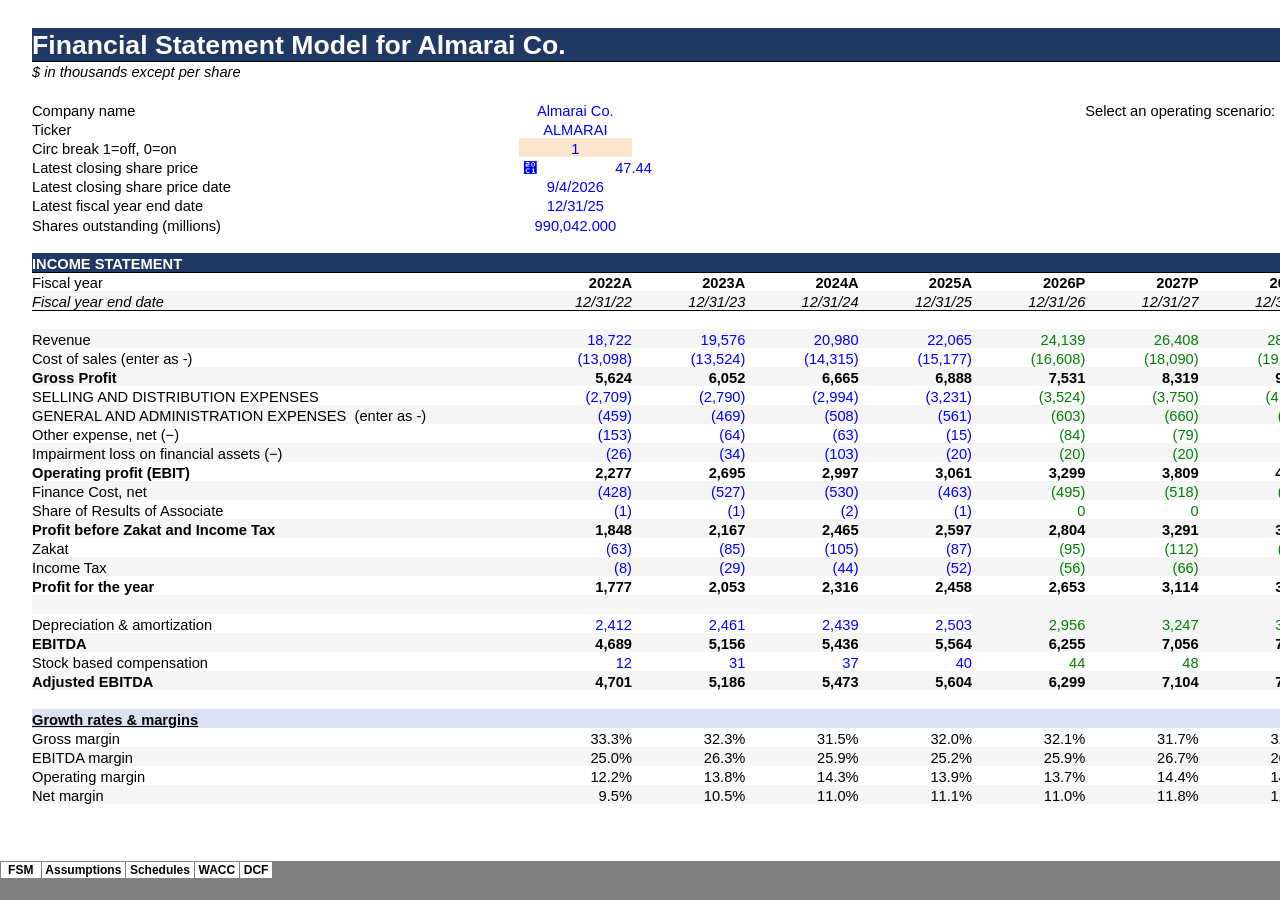
<file: Files/Almarai_3-Statement-DCF-Linked__files/sheet005.htm>
<html xmlns:v="urn:schemas-microsoft-com:vml"
xmlns:o="urn:schemas-microsoft-com:office:office"
xmlns:x="urn:schemas-microsoft-com:office:excel"
xmlns="http://www.w3.org/TR/REC-html40">

<head>
<meta http-equiv=Content-Type content="text/html; charset=windows-1252">
<meta name=ProgId content=Excel.Sheet>
<meta name=Generator content="Microsoft Excel 15">
<link id=Main-File rel=Main-File href="../Almarai_3-Statement-DCF-Linked_.htm">
<link rel=File-List href=filelist.xml>
<!--[if !mso]>
<style>
v\:* {behavior:url(#default#VML);}
o\:* {behavior:url(#default#VML);}
x\:* {behavior:url(#default#VML);}
.shape {behavior:url(#default#VML);}
</style>
<![endif]-->
<link rel=Stylesheet href=stylesheet.css>
<style>
<!--table
	{mso-displayed-decimal-separator:"\.";
	mso-displayed-thousand-separator:"\,";}
@page
	{margin:.75in .7in .75in .7in;
	mso-header-margin:.3in;
	mso-footer-margin:.3in;}
-->
</style>
<![if !supportTabStrip]><script language="JavaScript">
<!--
function fnUpdateTabs()
 {
  if (parent.window.g_iIEVer>=4) {
   if (parent.document.readyState=="complete"
    && parent.frames['frTabs'].document.readyState=="complete")
   parent.fnSetActiveSheet(4);
  else
   window.setTimeout("fnUpdateTabs();",150);
 }
}

if (window.name!="frSheet")
 window.location.replace("../Almarai_3-Statement-DCF-Linked_.htm");
else
 fnUpdateTabs();
//-->
</script>
<![endif]>
</head>

<body link=blue vlink=purple class=xl128>

<table border=0 cellpadding=0 cellspacing=0 width=1652 style='border-collapse:
 collapse;table-layout:fixed;width:1238pt'>
 <col class=xl128 width=10 style='mso-width-source:userset;mso-width-alt:369;
 width:8pt'>
 <col class=xl128 width=392 style='mso-width-source:userset;mso-width-alt:13937;
 width:294pt'>
 <col class=xl128 width=97 style='mso-width-source:userset;mso-width-alt:3441;
 width:73pt'>
 <col class=xl128 width=91 span=3 style='mso-width-source:userset;mso-width-alt:
 3242;width:68pt'>
 <col class=xl128 width=193 style='mso-width-source:userset;mso-width-alt:6855;
 width:145pt'>
 <col class=xl128 width=91 span=2 style='mso-width-source:userset;mso-width-alt:
 3242;width:68pt'>
 <col class=xl128 width=12 style='mso-width-source:userset;mso-width-alt:426;
 width:9pt'>
 <col class=xl128 width=87 style='mso-width-source:userset;mso-width-alt:3100;
 width:65pt'>
 <col class=xl128 width=68 span=5 style='mso-width-source:userset;mso-width-alt:
 2417;width:51pt'>
 <col class=xl128 width=66 style='width:49pt'>
 <tr height=20 style='height:15.0pt'>
  <td height=20 class=xl128 width=10 style='height:15.0pt;width:8pt'></td>
  <td class=xl128 width=392 style='width:294pt'></td>
  <td class=xl128 width=97 style='width:73pt'></td>
  <td class=xl128 width=91 style='width:68pt'></td>
  <td class=xl128 width=91 style='width:68pt'></td>
  <td class=xl128 width=91 style='width:68pt'></td>
  <td class=xl128 width=193 style='width:145pt'></td>
  <td class=xl128 width=91 style='width:68pt'></td>
  <td class=xl128 width=91 style='width:68pt'></td>
  <td class=xl128 width=12 style='width:9pt'></td>
  <td class=xl128 width=87 style='width:65pt'></td>
  <td class=xl128 width=68 style='width:51pt'></td>
  <td class=xl128 width=68 style='width:51pt'></td>
  <td class=xl128 width=68 style='width:51pt'></td>
  <td class=xl128 width=68 style='width:51pt'></td>
  <td class=xl128 width=68 style='width:51pt'></td>
  <td class=xl128 width=66 style='width:49pt'></td>
 </tr>
 <tr height=29 style='height:21.6pt'>
  <td height=29 class=xl128 style='height:21.6pt'></td>
  <td class=xl400>Discounted Cash Flow Valuation</td>
  <td class=xl401>&nbsp;</td>
  <td class=xl401>&nbsp;</td>
  <td class=xl401>&nbsp;</td>
  <td class=xl401>&nbsp;</td>
  <td class=xl401>&nbsp;</td>
  <td class=xl401>&nbsp;</td>
  <td class=xl401>&nbsp;</td>
  <td class=xl128></td>
  <td class=xl128></td>
  <td class=xl128></td>
  <td class=xl128></td>
  <td class=xl128></td>
  <td class=xl128></td>
  <td class=xl128></td>
  <td class=xl128></td>
 </tr>
 <tr height=19 style='height:14.4pt'>
  <td height=19 class=xl128 style='height:14.4pt'></td>
  <td class=xl335 style='border-top:none'>$ in thousands except per share</td>
  <td class=xl128></td>
  <td class=xl128></td>
  <td class=xl128></td>
  <td class=xl128></td>
  <td class=xl128></td>
  <td class=xl128></td>
  <td class=xl128></td>
  <td class=xl128></td>
  <td class=xl128></td>
  <td class=xl128></td>
  <td class=xl128></td>
  <td class=xl128></td>
  <td class=xl128></td>
  <td class=xl128></td>
  <td class=xl128></td>
 </tr>
 <tr height=19 style='height:14.4pt'>
  <td height=19 class=xl128 style='height:14.4pt'></td>
  <td class=xl128>Most recent fiscal year end</td>
  <td class=xl128></td>
  <td class=xl129>12/31/2025</td>
  <td class=xl128></td>
  <td class=xl128 colspan=2 style='mso-ignore:colspan'>Discount rate (WACC)</td>
  <td class=xl130 align=right>8.0% </td>
  <td class=xl128></td>
  <td class=xl128></td>
  <td class=xl128></td>
  <td class=xl128></td>
  <td class=xl128></td>
  <td class=xl128></td>
  <td class=xl128></td>
  <td class=xl128></td>
  <td class=xl128></td>
 </tr>
 <tr height=19 style='height:14.4pt'>
  <td height=19 class=xl128 style='height:14.4pt'></td>
  <td class=xl128>End of first fiscal year</td>
  <td class=xl128></td>
  <td class=xl131>12/31/2026</td>
  <td class=xl128></td>
  <td class=xl128 colspan=2 style='mso-ignore:colspan'>Share price (Public Co)</td>
  <td class=xl333><span style='mso-spacerun:yes'>�</span>&#8385;<span
  style='mso-spacerun:yes'>����������� </span>47.44 </td>
  <td class=xl128></td>
  <td class=xl128></td>
  <td class=xl128></td>
  <td class=xl128></td>
  <td class=xl128></td>
  <td class=xl128></td>
  <td class=xl128></td>
  <td class=xl128></td>
  <td class=xl128></td>
 </tr>
 <tr height=19 style='height:14.4pt'>
  <td height=19 class=xl128 style='height:14.4pt'></td>
  <td class=xl128>Most recent quarter end date</td>
  <td class=xl128></td>
  <td class=xl129>7/7/2026</td>
  <td class=xl128></td>
  <td class=xl128 colspan=2 style='mso-ignore:colspan'>Share price date</td>
  <td class=xl132>9/4/2026</td>
  <td class=xl128></td>
  <td class=xl133></td>
  <td class=xl128></td>
  <td class=xl128></td>
  <td class=xl128></td>
  <td class=xl128></td>
  <td class=xl128></td>
  <td class=xl128></td>
  <td class=xl128></td>
 </tr>
 <tr height=19 style='height:14.4pt'>
  <td height=19 class=xl128 style='height:14.4pt'></td>
  <td class=xl128>Valuation date<span style='mso-spacerun:yes'>�</span></td>
  <td class=xl128></td>
  <td class=xl129>9/5/2026</td>
  <td class=xl128></td>
  <td class=xl128 colspan=2 style='mso-ignore:colspan'>Midyear adjustment?</td>
  <td class=xl134>0</td>
  <td class=xl133></td>
  <td class=xl133></td>
  <td class=xl128></td>
  <td class=xl128></td>
  <td class=xl128></td>
  <td class=xl128></td>
  <td class=xl128></td>
  <td class=xl128></td>
  <td class=xl128></td>
 </tr>
 <tr height=20 style='height:15.0pt'>
  <td height=20 class=xl128 style='height:15.0pt'></td>
  <td class=xl128>Portion of First Year Cash Flows</td>
  <td class=xl128></td>
  <td class=xl135 align=right><span style='mso-spacerun:yes'>�</span>32.2% </td>
  <td class=xl128></td>
  <td class=xl128></td>
  <td class=xl128></td>
  <td class=xl128></td>
  <td class=xl128></td>
  <td class=xl128></td>
  <td class=xl128></td>
  <td class=xl128></td>
  <td class=xl128></td>
  <td class=xl128></td>
  <td class=xl128></td>
  <td class=xl128></td>
  <td class=xl128></td>
 </tr>
 <tr height=20 style='height:15.0pt'>
  <td height=20 class=xl128 style='height:15.0pt'></td>
  <td class=xl128></td>
  <td class=xl128></td>
  <td class=xl136></td>
  <td class=xl128></td>
  <td class=xl128>Case active:</td>
  <td class=xl128></td>
  <td class=xl332>Base case</td>
  <td class=xl128></td>
  <td class=xl128></td>
  <td class=xl128></td>
  <td class=xl128></td>
  <td class=xl128></td>
  <td class=xl128></td>
  <td class=xl128></td>
  <td class=xl128></td>
  <td class=xl128></td>
 </tr>
 <tr height=21 style='height:15.6pt'>
  <td height=21 class=xl128 style='height:15.6pt'></td>
  <td class=xl398>Unlevered Free Cash Flows</td>
  <td class=xl336>&nbsp;</td>
  <td class=xl337>&nbsp;</td>
  <td class=xl338>&nbsp;</td>
  <td class=xl336>&nbsp;</td>
  <td class=xl336>&nbsp;</td>
  <td class=xl336>&nbsp;</td>
  <td class=xl336>&nbsp;</td>
  <td class=xl128></td>
  <td class=xl128></td>
  <td class=xl128></td>
  <td class=xl128></td>
  <td class=xl128></td>
  <td class=xl128></td>
  <td class=xl128></td>
  <td class=xl128></td>
 </tr>
 <tr height=22 style='mso-height-source:userset;height:17.25pt'>
  <td height=22 class=xl128 style='height:17.25pt'></td>
  <td class=xl128></td>
  <td class=xl139 align=center>LTM</td>
  <td class=xl139 align=center>Actual</td>
  <td class=xl140 align=center>Forecasts</td>
  <td class=xl139></td>
  <td class=xl139></td>
  <td class=xl139></td>
  <td class=xl139></td>
  <td class=xl128></td>
  <td class=xl128></td>
  <td class=xl128></td>
  <td class=xl128></td>
  <td class=xl128></td>
  <td class=xl128></td>
  <td class=xl128></td>
  <td class=xl128></td>
 </tr>
 <tr height=19 style='height:14.4pt'>
  <td height=19 class=xl128 style='height:14.4pt'></td>
  <td class=xl141>Fiscal year ended</td>
  <td class=xl142>9/5/2026</td>
  <td class=xl143>12/31/25</td>
  <td class=xl144 style='border-left:none'>12/31/26</td>
  <td class=xl145>12/31/27</td>
  <td class=xl145>12/31/28</td>
  <td class=xl145>12/31/29</td>
  <td class=xl145>12/31/30</td>
  <td class=xl128></td>
  <td class=xl128></td>
  <td class=xl128></td>
  <td class=xl128></td>
  <td class=xl128></td>
  <td class=xl128></td>
  <td class=xl128></td>
  <td class=xl128></td>
 </tr>
 <tr height=19 style='height:14.4pt'>
  <td height=19 class=xl128 style='height:14.4pt'></td>
  <td class=xl141></td>
  <td class=xl128></td>
  <td class=xl146>&nbsp;</td>
  <td class=xl147></td>
  <td class=xl147></td>
  <td class=xl147></td>
  <td class=xl147></td>
  <td class=xl147></td>
  <td class=xl128></td>
  <td class=xl128></td>
  <td class=xl128></td>
  <td class=xl128></td>
  <td class=xl128></td>
  <td class=xl128></td>
  <td class=xl128></td>
  <td class=xl128></td>
 </tr>
 <tr height=19 style='height:14.4pt'>
  <td height=19 class=xl128 style='height:14.4pt'></td>
  <td class=xl128>Revenue</td>
  <td class=xl148 align=right>23,471 </td>
  <td class=xl149 align=right>22,065 </td>
  <td class=xl149 align=right style='border-left:none'>24,139 </td>
  <td class=xl149 align=right style='border-left:none'>26,408 </td>
  <td class=xl149 align=right style='border-left:none'>28,890 </td>
  <td class=xl149 align=right style='border-left:none'>31,606 </td>
  <td class=xl149 align=right style='border-left:none'>34,577 </td>
  <td class=xl128></td>
  <td class=xl128></td>
  <td class=xl128></td>
  <td class=xl128></td>
  <td class=xl128></td>
  <td class=xl128></td>
  <td class=xl128></td>
  <td class=xl128></td>
 </tr>
 <tr height=19 style='height:14.4pt'>
  <td height=19 class=xl128 style='height:14.4pt'></td>
  <td class=xl151>% growth</td>
  <td class=xl323>&nbsp;</td>
  <td class=xl324>&nbsp;</td>
  <td class=xl325 align=right><span style='mso-spacerun:yes'>�</span>9.4% </td>
  <td class=xl325 align=right><span style='mso-spacerun:yes'>�</span>9.4% </td>
  <td class=xl325 align=right><span style='mso-spacerun:yes'>�</span>9.4% </td>
  <td class=xl325 align=right><span style='mso-spacerun:yes'>�</span>9.4% </td>
  <td class=xl325 align=right><span style='mso-spacerun:yes'>�</span>9.4% </td>
  <td class=xl128></td>
  <td class=xl128></td>
  <td class=xl128></td>
  <td class=xl128></td>
  <td class=xl128></td>
  <td class=xl128></td>
  <td class=xl128></td>
  <td class=xl128></td>
 </tr>
 <tr height=19 style='height:14.4pt'>
  <td height=19 class=xl128 style='height:14.4pt'></td>
  <td class=xl128>EBITDA</td>
  <td class=xl148 align=right>6,032 </td>
  <td class=xl149 align=right>5,564 </td>
  <td class=xl149 align=right style='border-left:none'>6,255 </td>
  <td class=xl149 align=right style='border-left:none'>7,056 </td>
  <td class=xl149 align=right style='border-left:none'>7,601 </td>
  <td class=xl149 align=right style='border-left:none'>8,206 </td>
  <td class=xl149 align=right style='border-left:none'>8,876 </td>
  <td class=xl128></td>
  <td class=xl128></td>
  <td class=xl128></td>
  <td class=xl128></td>
  <td class=xl128></td>
  <td class=xl128></td>
  <td class=xl128></td>
  <td class=xl128></td>
 </tr>
 <tr height=19 style='height:14.4pt'>
  <td height=19 class=xl128 style='height:14.4pt'></td>
  <td class=xl151>% margin</td>
  <td class=xl323>&nbsp;</td>
  <td class=xl326 align=right><span style='mso-spacerun:yes'>�</span>25.2% </td>
  <td class=xl325 align=right><span style='mso-spacerun:yes'>�</span>25.9% </td>
  <td class=xl325 align=right><span style='mso-spacerun:yes'>�</span>26.7% </td>
  <td class=xl325 align=right><span style='mso-spacerun:yes'>�</span>26.3% </td>
  <td class=xl325 align=right><span style='mso-spacerun:yes'>�</span>26.0% </td>
  <td class=xl325 align=right><span style='mso-spacerun:yes'>�</span>25.7% </td>
  <td class=xl128></td>
  <td class=xl128></td>
  <td class=xl128></td>
  <td class=xl128></td>
  <td class=xl128></td>
  <td class=xl128></td>
  <td class=xl128></td>
  <td class=xl128></td>
 </tr>
 <tr height=19 style='height:14.4pt'>
  <td height=19 class=xl128 style='height:14.4pt'></td>
  <td class=xl128>EBIT</td>
  <td class=xl148 align=right>3,222 </td>
  <td class=xl149 align=right>3,061 </td>
  <td class=xl149 align=right style='border-left:none'>3,299 </td>
  <td class=xl149 align=right style='border-left:none'>3,809 </td>
  <td class=xl149 align=right style='border-left:none'>4,169 </td>
  <td class=xl149 align=right style='border-left:none'>4,563 </td>
  <td class=xl149 align=right style='border-left:none'>4,994 </td>
  <td class=xl128></td>
  <td class=xl128></td>
  <td class=xl128></td>
  <td class=xl128></td>
  <td class=xl128></td>
  <td class=xl128></td>
  <td class=xl128></td>
  <td class=xl128></td>
 </tr>
 <tr height=19 style='height:14.4pt'>
  <td height=19 class=xl128 style='height:14.4pt'></td>
  <td class=xl151>% margin</td>
  <td class=xl128></td>
  <td class=xl326 align=right><span style='mso-spacerun:yes'>�</span>13.9% </td>
  <td class=xl325 align=right><span style='mso-spacerun:yes'>�</span>13.7% </td>
  <td class=xl325 align=right><span style='mso-spacerun:yes'>�</span>14.4% </td>
  <td class=xl325 align=right><span style='mso-spacerun:yes'>�</span>14.4% </td>
  <td class=xl325 align=right><span style='mso-spacerun:yes'>�</span>14.4% </td>
  <td class=xl325 align=right><span style='mso-spacerun:yes'>�</span>14.4% </td>
  <td class=xl128></td>
  <td class=xl128></td>
  <td class=xl128></td>
  <td class=xl128></td>
  <td class=xl128></td>
  <td class=xl128></td>
  <td class=xl128></td>
  <td class=xl128></td>
 </tr>
 <tr height=19 style='height:14.4pt'>
  <td height=19 class=xl128 style='height:14.4pt'></td>
  <td class=xl151></td>
  <td class=xl128></td>
  <td class=xl149>&nbsp;</td>
  <td class=xl150></td>
  <td class=xl150></td>
  <td class=xl150></td>
  <td class=xl150></td>
  <td class=xl150></td>
  <td class=xl128></td>
  <td class=xl128></td>
  <td class=xl128></td>
  <td class=xl128></td>
  <td class=xl128></td>
  <td class=xl128></td>
  <td class=xl128></td>
  <td class=xl128></td>
 </tr>
 <tr height=19 style='height:14.4pt'>
  <td height=19 class=xl128 style='height:14.4pt'></td>
  <td class=xl128>Tax on EBIT</td>
  <td class=xl128></td>
  <td class=xl327 align=right>164 </td>
  <td class=xl328 align=right>178 </td>
  <td class=xl328 align=right>206 </td>
  <td class=xl328 align=right>225 </td>
  <td class=xl328 align=right>246 </td>
  <td class=xl328 align=right>270 </td>
  <td class=xl128></td>
  <td class=xl128></td>
  <td class=xl128></td>
  <td class=xl128></td>
  <td class=xl128></td>
  <td class=xl128></td>
  <td class=xl128></td>
  <td class=xl128></td>
 </tr>
 <tr height=20 style='mso-height-source:userset;height:15.0pt'>
  <td height=20 class=xl128 style='height:15.0pt'></td>
  <td class=xl151>Tax rate</td>
  <td class=xl128></td>
  <td class=xl152 align=right>5.4% </td>
  <td class=xl152 align=right>5.4% </td>
  <td class=xl152 align=right>5.4% </td>
  <td class=xl152 align=right>5.4% </td>
  <td class=xl152 align=right>5.4% </td>
  <td class=xl152 align=right>5.4% </td>
  <td class=xl128></td>
  <td class=xl128></td>
  <td class=xl128></td>
  <td class=xl128></td>
  <td class=xl128></td>
  <td class=xl128></td>
  <td class=xl128></td>
  <td class=xl128></td>
 </tr>
 <tr height=19 style='height:14.4pt'>
  <td height=19 class=xl128 style='height:14.4pt'></td>
  <td class=xl153>NOPAT (aka EBIAT)</td>
  <td class=xl153></td>
  <td class=xl329 align=right>2,897 </td>
  <td class=xl330 align=right>3,121 </td>
  <td class=xl330 align=right>3,603 </td>
  <td class=xl330 align=right>3,944 </td>
  <td class=xl330 align=right>4,316 </td>
  <td class=xl330 align=right>4,724 </td>
  <td class=xl128></td>
  <td class=xl128></td>
  <td class=xl128></td>
  <td class=xl128></td>
  <td class=xl128></td>
  <td class=xl128></td>
  <td class=xl128></td>
  <td class=xl128></td>
 </tr>
 <tr height=19 style='height:14.4pt'>
  <td height=19 class=xl128 style='height:14.4pt'></td>
  <td class=xl128></td>
  <td class=xl128></td>
  <td class=xl148></td>
  <td class=xl148></td>
  <td class=xl148></td>
  <td class=xl148></td>
  <td class=xl148></td>
  <td class=xl148></td>
  <td class=xl128></td>
  <td class=xl128></td>
  <td class=xl128></td>
  <td class=xl128></td>
  <td class=xl128></td>
  <td class=xl128></td>
  <td class=xl128></td>
  <td class=xl128></td>
 </tr>
 <tr height=19 style='height:14.4pt'>
  <td height=19 class=xl128 style='height:14.4pt'></td>
  <td class=xl128>Depreciation &amp; amortization</td>
  <td class=xl128></td>
  <td class=xl331 align=right>2,503 </td>
  <td class=xl331 align=right>2,956 </td>
  <td class=xl331 align=right>3,247 </td>
  <td class=xl331 align=right>3,432 </td>
  <td class=xl331 align=right>3,643 </td>
  <td class=xl331 align=right>3,882 </td>
  <td class=xl128></td>
  <td class=xl128></td>
  <td class=xl128></td>
  <td class=xl155></td>
  <td class=xl128></td>
  <td class=xl128></td>
  <td class=xl128></td>
  <td class=xl128></td>
 </tr>
 <tr height=19 style='height:14.4pt'>
  <td height=19 class=xl128 style='height:14.4pt'></td>
  <td class=xl128>Changes in net working capital</td>
  <td class=xl128></td>
  <td class=xl148></td>
  <td class=xl148 align=right>(166)</td>
  <td class=xl148 align=right>(174)</td>
  <td class=xl148 align=right>(197)</td>
  <td class=xl148 align=right>(216)</td>
  <td class=xl148 align=right>(236)</td>
  <td class=xl128></td>
  <td class=xl128></td>
  <td class=xl128></td>
  <td class=xl155></td>
  <td class=xl128></td>
  <td class=xl128></td>
  <td class=xl128></td>
  <td class=xl128></td>
 </tr>
 <tr height=19 style='height:14.4pt'>
  <td height=19 class=xl128 style='height:14.4pt'></td>
  <td class=xl128>Capital expenditures</td>
  <td class=xl128></td>
  <td class=xl331>&nbsp;</td>
  <td class=xl331 align=right>(4,754)</td>
  <td class=xl331 align=right>(3,526)</td>
  <td class=xl331 align=right>(3,857)</td>
  <td class=xl331 align=right>(4,220)</td>
  <td class=xl331 align=right>(4,617)</td>
  <td class=xl128></td>
  <td class=xl128></td>
  <td class=xl128></td>
  <td class=xl155></td>
  <td class=xl128></td>
  <td class=xl128></td>
  <td class=xl128></td>
  <td class=xl128></td>
 </tr>
 <tr height=19 style='height:14.4pt'>
  <td height=19 class=xl128 style='height:14.4pt'></td>
  <td class=xl151>as % of revenue</td>
  <td class=xl128></td>
  <td class=xl150></td>
  <td class=xl135 align=right>(19.7%)</td>
  <td class=xl135 align=right>(13.4%)</td>
  <td class=xl135 align=right>(13.4%)</td>
  <td class=xl135 align=right>(13.4%)</td>
  <td class=xl135 align=right>(13.4%)</td>
  <td class=xl128></td>
  <td class=xl128></td>
  <td class=xl128></td>
  <td class=xl155></td>
  <td class=xl128></td>
  <td class=xl128></td>
  <td class=xl128></td>
  <td class=xl128></td>
 </tr>
 <tr height=19 style='height:14.4pt'>
  <td height=19 class=xl128 style='height:14.4pt'></td>
  <td class=xl128></td>
  <td class=xl128></td>
  <td class=xl331>&nbsp;</td>
  <td class=xl331>&nbsp;</td>
  <td class=xl331>&nbsp;</td>
  <td class=xl331>&nbsp;</td>
  <td class=xl331>&nbsp;</td>
  <td class=xl331>&nbsp;</td>
  <td class=xl128></td>
  <td class=xl128></td>
  <td class=xl128></td>
  <td class=xl155></td>
  <td class=xl128></td>
  <td class=xl128></td>
  <td class=xl128></td>
  <td class=xl128></td>
 </tr>
 <tr height=19 style='height:14.4pt'>
  <td height=19 class=xl128 style='height:14.4pt'></td>
  <td class=xl153>Unlevered free cash flows (UFCF)</td>
  <td class=xl153></td>
  <td class=xl154></td>
  <td class=xl154 align=right>1,157 </td>
  <td class=xl154 align=right>3,150 </td>
  <td class=xl154 align=right>3,321 </td>
  <td class=xl154 align=right>3,524 </td>
  <td class=xl154 align=right>3,754 </td>
  <td class=xl128></td>
  <td class=xl128></td>
  <td class=xl128></td>
  <td class=xl154></td>
  <td class=xl128></td>
  <td class=xl128></td>
  <td class=xl128></td>
  <td class=xl128></td>
 </tr>
 <tr height=19 style='height:14.4pt'>
  <td height=19 class=xl128 style='height:14.4pt'></td>
  <td class=xl128></td>
  <td class=xl128></td>
  <td class=xl331>&nbsp;</td>
  <td class=xl323>&nbsp;</td>
  <td class=xl323>&nbsp;</td>
  <td class=xl323>&nbsp;</td>
  <td class=xl323>&nbsp;</td>
  <td class=xl323>&nbsp;</td>
  <td class=xl128></td>
  <td class=xl128></td>
  <td class=xl128></td>
  <td class=xl155></td>
  <td class=xl128></td>
  <td class=xl128></td>
  <td class=xl128></td>
  <td class=xl128></td>
 </tr>
 <tr height=19 style='height:14.4pt'>
  <td height=19 class=xl128 style='height:14.4pt'></td>
  <td class=xl128>Net working capital (WC Assets - WC liabilities)</td>
  <td class=xl128></td>
  <td class=xl150 align=right>3,961 </td>
  <td class=xl150 align=right>4,334 </td>
  <td class=xl150 align=right>4,734 </td>
  <td class=xl150 align=right>5,179 </td>
  <td class=xl150 align=right>5,666 </td>
  <td class=xl150 align=right>6,199 </td>
  <td class=xl128></td>
  <td class=xl128></td>
  <td class=xl128></td>
  <td class=xl128></td>
  <td class=xl128></td>
  <td class=xl128></td>
  <td class=xl128></td>
  <td class=xl128></td>
 </tr>
 <tr height=19 style='height:14.4pt'>
  <td height=19 class=xl128 style='height:14.4pt'></td>
  <td class=xl151>as % of revenue</td>
  <td class=xl128></td>
  <td class=xl325 align=right><span style='mso-spacerun:yes'>�</span>18.0% </td>
  <td class=xl325 align=right><span style='mso-spacerun:yes'>�</span>18.0% </td>
  <td class=xl325 align=right><span style='mso-spacerun:yes'>�</span>17.9% </td>
  <td class=xl325 align=right><span style='mso-spacerun:yes'>�</span>17.9% </td>
  <td class=xl325 align=right><span style='mso-spacerun:yes'>�</span>17.9% </td>
  <td class=xl325 align=right><span style='mso-spacerun:yes'>�</span>17.9% </td>
  <td class=xl150></td>
  <td class=xl128></td>
  <td class=xl128></td>
  <td class=xl128></td>
  <td class=xl128></td>
  <td class=xl128></td>
  <td class=xl128></td>
  <td class=xl128></td>
 </tr>
 <tr height=19 style='height:14.4pt'>
  <td height=19 class=xl128 style='height:14.4pt'></td>
  <td class=xl128></td>
  <td class=xl128></td>
  <td class=xl150></td>
  <td class=xl135></td>
  <td class=xl135></td>
  <td class=xl135></td>
  <td class=xl135></td>
  <td class=xl135></td>
  <td class=xl150></td>
  <td class=xl156></td>
  <td class=xl128></td>
  <td class=xl135></td>
  <td class=xl128></td>
  <td class=xl128></td>
  <td class=xl128></td>
  <td class=xl128></td>
 </tr>
 <tr height=19 style='height:14.4pt'>
  <td height=19 class=xl128 style='height:14.4pt'></td>
  <td class=xl336>Present value of UFCF on Sep 05, 2026 valuation date</td>
  <td class=xl336>&nbsp;</td>
  <td class=xl399>&nbsp;</td>
  <td class=xl336>&nbsp;</td>
  <td class=xl399>&nbsp;</td>
  <td class=xl399>&nbsp;</td>
  <td class=xl399>&nbsp;</td>
  <td class=xl399>&nbsp;</td>
  <td class=xl150></td>
  <td class=xl128></td>
  <td class=xl128></td>
  <td class=xl128></td>
  <td class=xl128></td>
  <td class=xl128></td>
  <td class=xl128></td>
  <td class=xl128></td>
 </tr>
 <tr height=22 style='height:16.2pt'>
  <td height=22 class=xl128 style='height:16.2pt'></td>
  <td class=xl153></td>
  <td class=xl128></td>
  <td class=xl157>Val date<span style='mso-spacerun:yes'>�</span></td>
  <td class=xl157>Yr 1 - Stub<span style='mso-spacerun:yes'>��</span></td>
  <td class=xl158>Year 2<span style='mso-spacerun:yes'>�</span></td>
  <td class=xl158>Year 3<span style='mso-spacerun:yes'>�</span></td>
  <td class=xl158>Year 4<span style='mso-spacerun:yes'>�</span></td>
  <td class=xl158>Year 5<span style='mso-spacerun:yes'>�</span></td>
  <td class=xl150></td>
  <td class=xl128></td>
  <td class=xl128></td>
  <td class=xl128></td>
  <td class=xl128></td>
  <td class=xl128></td>
  <td class=xl128></td>
  <td class=xl128></td>
 </tr>
 <tr height=19 style='height:14.4pt'>
  <td height=19 class=xl128 style='height:14.4pt'></td>
  <td class=xl128>Date for discounting cash flows</td>
  <td class=xl128></td>
  <td class=xl159 align=right>9/5/2026</td>
  <td class=xl159 align=right>12/31/2026</td>
  <td class=xl159 align=right>12/31/2027</td>
  <td class=xl159 align=right>12/31/2028</td>
  <td class=xl159 align=right>12/31/2029</td>
  <td class=xl159 align=right>12/31/2030</td>
  <td class=xl150></td>
  <td class=xl128></td>
  <td class=xl128></td>
  <td class=xl128></td>
  <td class=xl128></td>
  <td class=xl128></td>
  <td class=xl128></td>
  <td class=xl128></td>
 </tr>
 <tr height=19 style='height:14.4pt'>
  <td height=19 class=xl128 style='height:14.4pt'></td>
  <td class=xl128>Unlevered free cash flows (UFCF) stub adjusted</td>
  <td class=xl160><span style='mso-spacerun:yes'>�</span>32.2% </td>
  <td class=xl155></td>
  <td class=xl161 align=right>373 </td>
  <td class=xl161 align=right>3,150 </td>
  <td class=xl161 align=right>3,321 </td>
  <td class=xl161 align=right>3,524 </td>
  <td class=xl161 align=right>3,754 </td>
  <td class=xl148></td>
  <td class=xl128></td>
  <td class=xl128></td>
  <td class=xl128></td>
  <td class=xl128></td>
  <td class=xl128></td>
  <td class=xl128></td>
  <td class=xl128></td>
 </tr>
 <tr height=20 style='mso-height-source:userset;height:15.0pt'>
  <td height=20 class=xl128 style='height:15.0pt'></td>
  <td class=xl153>Present value of of unlevered free cash flows</td>
  <td class=xl162></td>
  <td class=xl154></td>
  <td class=xl154 align=right>364 </td>
  <td class=xl154 align=right>2,846 </td>
  <td class=xl154 align=right>2,779 </td>
  <td class=xl154 align=right>2,730 </td>
  <td class=xl154 align=right>2,693 </td>
  <td class=xl148></td>
  <td class=xl128></td>
  <td class=xl128></td>
  <td class=xl128></td>
  <td class=xl128></td>
  <td class=xl128></td>
  <td class=xl128></td>
  <td class=xl128></td>
 </tr>
 <tr height=19 style='height:14.4pt'>
  <td height=19 class=xl128 style='height:14.4pt'></td>
  <td class=xl128></td>
  <td class=xl128></td>
  <td class=xl128></td>
  <td class=xl128></td>
  <td class=xl128></td>
  <td class=xl128></td>
  <td class=xl128></td>
  <td class=xl128></td>
  <td class=xl128></td>
  <td class=xl128></td>
  <td class=xl128></td>
  <td class=xl128></td>
  <td class=xl128></td>
  <td class=xl128></td>
  <td class=xl128></td>
  <td class=xl128></td>
 </tr>
 <tr height=19 style='height:14.4pt'>
  <td height=19 class=xl128 style='height:14.4pt'></td>
  <td class=xl336>Terminal value - growth in perpetuity approach</td>
  <td class=xl336>&nbsp;</td>
  <td class=xl128></td>
  <td class=xl336 colspan=3 style='mso-ignore:colspan'>Terminal value - EBITDA
  multiple approach</td>
  <td class=xl336>&nbsp;</td>
  <td class=xl336>&nbsp;</td>
  <td class=xl128></td>
  <td class=xl128></td>
  <td class=xl128></td>
  <td class=xl128></td>
  <td class=xl128></td>
  <td class=xl128></td>
  <td class=xl128></td>
  <td class=xl128></td>
 </tr>
 <tr height=19 style='height:14.4pt'>
  <td height=19 class=xl128 style='height:14.4pt'></td>
  <td class=xl128>Long term growth rate</td>
  <td class=xl163 align=right><span style='mso-spacerun:yes'>�</span>2.5% </td>
  <td class=xl128></td>
  <td class=xl128 colspan=2 style='mso-ignore:colspan'>Terminal year EBITDA</td>
  <td class=xl128></td>
  <td class=xl128></td>
  <td class=xl155 align=right>8,876 </td>
  <td class=xl155></td>
  <td class=xl128></td>
  <td class=xl128></td>
  <td class=xl128></td>
  <td class=xl128></td>
  <td class=xl128></td>
  <td class=xl128></td>
  <td class=xl128></td>
 </tr>
 <tr height=19 style='height:14.4pt'>
  <td height=19 class=xl128 style='height:14.4pt'></td>
  <td class=xl164>2030 FCF x (1+g)</td>
  <td class=xl155 align=right>3,847 </td>
  <td class=xl128></td>
  <td class=xl128 colspan=2 style='mso-ignore:colspan'>EBITDA multiple</td>
  <td class=xl128></td>
  <td class=xl128></td>
  <td class=xl165 align=right>7.6x </td>
  <td class=xl165></td>
  <td class=xl128></td>
  <td class=xl128></td>
  <td class=xl128></td>
  <td class=xl128></td>
  <td class=xl128></td>
  <td class=xl128></td>
  <td class=xl128></td>
 </tr>
 <tr height=19 style='height:14.4pt'>
  <td height=19 class=xl128 style='height:14.4pt'></td>
  <td class=xl128>Terminal value in 2030</td>
  <td class=xl155 align=right>70,223 </td>
  <td class=xl128></td>
  <td class=xl128 colspan=2 style='mso-ignore:colspan'>Terminal value in 2030</td>
  <td class=xl128></td>
  <td class=xl128></td>
  <td class=xl155 align=right>67,369 </td>
  <td class=xl155></td>
  <td class=xl128></td>
  <td class=xl128></td>
  <td class=xl128></td>
  <td class=xl128></td>
  <td class=xl128></td>
  <td class=xl128></td>
  <td class=xl128></td>
 </tr>
 <tr height=19 style='height:14.4pt'>
  <td height=19 class=xl128 style='height:14.4pt'></td>
  <td class=xl128>Present value of terminal value</td>
  <td class=xl155 align=right>50,390 </td>
  <td class=xl128></td>
  <td class=xl128 colspan=3 style='mso-ignore:colspan'>Present value of
  terminal value</td>
  <td class=xl128></td>
  <td class=xl155 align=right>48,342 </td>
  <td class=xl155></td>
  <td class=xl128></td>
  <td class=xl128></td>
  <td class=xl128></td>
  <td class=xl128></td>
  <td class=xl128></td>
  <td class=xl128></td>
  <td class=xl128></td>
 </tr>
 <tr height=19 style='height:14.4pt'>
  <td height=19 class=xl128 style='height:14.4pt'></td>
  <td class=xl128>Present value of stage 1 cash flows</td>
  <td class=xl148 align=right>11,413 </td>
  <td class=xl128></td>
  <td class=xl128 colspan=3 style='mso-ignore:colspan'>Present value of stage 1
  cash flows</td>
  <td class=xl128></td>
  <td class=xl155 align=right>11,413 </td>
  <td class=xl155></td>
  <td class=xl128></td>
  <td class=xl128></td>
  <td class=xl128></td>
  <td class=xl128></td>
  <td class=xl128></td>
  <td class=xl128></td>
  <td class=xl128></td>
 </tr>
 <tr height=19 style='height:14.4pt'>
  <td height=19 class=xl128 style='height:14.4pt'></td>
  <td class=xl153>Total enterprise value (TEV)</td>
  <td class=xl166 align=right>61,802 </td>
  <td class=xl128></td>
  <td class=xl153 colspan=2 style='mso-ignore:colspan'>Enterprise value (stage
  1 + 2)</td>
  <td class=xl128></td>
  <td class=xl128></td>
  <td class=xl166 align=right>59,755 </td>
  <td class=xl166></td>
  <td class=xl128></td>
  <td class=xl128></td>
  <td class=xl128></td>
  <td class=xl128></td>
  <td class=xl128></td>
  <td class=xl128></td>
  <td class=xl128></td>
 </tr>
 <tr height=19 style='height:14.4pt'>
  <td height=19 class=xl128 style='height:14.4pt'></td>
  <td class=xl128></td>
  <td class=xl128></td>
  <td class=xl128></td>
  <td class=xl128></td>
  <td class=xl128></td>
  <td class=xl128></td>
  <td class=xl128></td>
  <td class=xl128></td>
  <td class=xl128></td>
  <td class=xl128></td>
  <td class=xl128></td>
  <td class=xl128></td>
  <td class=xl128></td>
  <td class=xl128></td>
  <td class=xl128></td>
  <td class=xl128></td>
 </tr>
 <tr height=19 style='height:14.4pt'>
  <td height=19 class=xl128 style='height:14.4pt'></td>
  <td class=xl167>Terminal value as % of TEV</td>
  <td class=xl168 align=right><span style='mso-spacerun:yes'>�</span>81.5% </td>
  <td class=xl128></td>
  <td class=xl167 colspan=2 style='mso-ignore:colspan'>Terminal value as % of
  TEV</td>
  <td class=xl128></td>
  <td class=xl128></td>
  <td class=xl168 align=right><span style='mso-spacerun:yes'>�</span>80.9% </td>
  <td class=xl168></td>
  <td class=xl128></td>
  <td class=xl128></td>
  <td class=xl128></td>
  <td class=xl128></td>
  <td class=xl128></td>
  <td class=xl128></td>
  <td class=xl128></td>
 </tr>
 <tr height=19 style='height:14.4pt'>
  <td height=19 class=xl128 style='height:14.4pt'></td>
  <td class=xl167>Stage 1 cash flows as % of TEV</td>
  <td class=xl168 align=right><span style='mso-spacerun:yes'>�</span>18.5% </td>
  <td class=xl128></td>
  <td class=xl167 colspan=2 style='mso-ignore:colspan'>Cash flows as % of TEV</td>
  <td class=xl169></td>
  <td class=xl128></td>
  <td class=xl170 align=right><span style='mso-spacerun:yes'>�</span>19.1% </td>
  <td class=xl170></td>
  <td class=xl128></td>
  <td class=xl128></td>
  <td class=xl128></td>
  <td class=xl128></td>
  <td class=xl128></td>
  <td class=xl128></td>
  <td class=xl128></td>
 </tr>
 <tr height=19 style='height:14.4pt'>
  <td height=19 class=xl128 style='height:14.4pt'></td>
  <td class=xl167>Implied TV exit EBITDA multiple</td>
  <td class=xl171 align=right>7.9x </td>
  <td class=xl128></td>
  <td class=xl128 colspan=2 style='mso-ignore:colspan'>Implied terminal growth
  rate</td>
  <td class=xl128></td>
  <td class=xl128></td>
  <td class=xl172 align=right>2.3% </td>
  <td class=xl172></td>
  <td class=xl128></td>
  <td class=xl128></td>
  <td class=xl128></td>
  <td class=xl128></td>
  <td class=xl128></td>
  <td class=xl128></td>
  <td class=xl128></td>
 </tr>
 <tr height=19 style='height:14.4pt'>
  <td height=19 class=xl128 style='height:14.4pt'></td>
  <td class=xl167></td>
  <td class=xl141></td>
  <td class=xl171></td>
  <td class=xl128></td>
  <td class=xl128></td>
  <td class=xl128></td>
  <td class=xl128></td>
  <td class=xl172></td>
  <td class=xl172></td>
  <td class=xl128></td>
  <td class=xl128></td>
  <td class=xl128></td>
  <td class=xl128></td>
  <td class=xl128></td>
  <td class=xl128></td>
  <td class=xl128></td>
 </tr>
 <tr height=19 style='height:14.4pt'>
  <td height=19 class=xl128 style='height:14.4pt'></td>
  <td class=xl336>Net debt</td>
  <td class=xl336>&nbsp;</td>
  <td class=xl128></td>
  <td class=xl336 colspan=2 style='mso-ignore:colspan'>Shares outstanding</td>
  <td class=xl336>&nbsp;</td>
  <td class=xl336>&nbsp;</td>
  <td class=xl336>&nbsp;</td>
  <td class=xl128></td>
  <td class=xl128></td>
  <td class=xl128></td>
  <td class=xl128></td>
  <td class=xl128></td>
  <td class=xl128></td>
  <td class=xl128></td>
  <td class=xl128></td>
 </tr>
 <tr height=19 style='height:14.4pt'>
  <td height=19 class=xl128 style='height:14.4pt'></td>
  <td class=xl128>Source doc</td>
  <td class=xl132>Q2 2026<span style='mso-spacerun:yes'>��</span></td>
  <td class=xl128></td>
  <td class=xl128></td>
  <td class=xl128></td>
  <td class=xl128></td>
  <td class=xl128></td>
  <td class=xl128></td>
  <td class=xl128></td>
  <td class=xl128></td>
  <td class=xl128></td>
  <td class=xl128></td>
  <td class=xl128></td>
  <td class=xl128></td>
  <td class=xl128></td>
  <td class=xl128></td>
 </tr>
 <tr height=19 style='height:14.4pt'>
  <td height=19 class=xl128 style='height:14.4pt'></td>
  <td class=xl173>Source date</td>
  <td class=xl159 align=right>7/7/2026</td>
  <td class=xl128></td>
  <td class=xl128></td>
  <td class=xl128></td>
  <td class=xl174>Source doc</td>
  <td class=xl175>Date</td>
  <td class=xl175>Shares</td>
  <td class=xl128></td>
  <td class=xl128></td>
  <td class=xl128></td>
  <td class=xl128></td>
  <td class=xl128></td>
  <td class=xl128></td>
  <td class=xl128></td>
  <td class=xl128></td>
 </tr>
 <tr height=19 style='height:14.4pt'>
  <td height=19 class=xl128 style='height:14.4pt'></td>
  <td class=xl176>Gross debt and equivalents</td>
  <td class=xl177></td>
  <td class=xl128></td>
  <td class=xl128>Basic shares</td>
  <td class=xl128></td>
  <td>Integrated Annual Report 2025</td>
  <td class=xl132>31/12/2025</td>
  <td class=xl178 align=right>1,000.000 </td>
  <td class=xl178></td>
  <td class=xl128></td>
  <td class=xl128></td>
  <td class=xl128></td>
  <td class=xl128></td>
  <td class=xl128></td>
  <td class=xl128></td>
  <td class=xl128></td>
 </tr>
 <tr height=19 style='height:14.4pt'>
  <td height=19 class=xl128 style='height:14.4pt'></td>
  <td class=xl151>Debt</td>
  <td class=xl179 align=right>13,832 </td>
  <td class=xl128></td>
  <td class=xl173 colspan=2 style='mso-ignore:colspan'>Restricted stock / RSUs</td>
  <td>Integrated Annual Report 2025</td>
  <td class=xl132>31/12/2025</td>
  <td class=xl178 align=right>25.660 </td>
  <td class=xl180></td>
  <td class=xl128></td>
  <td class=xl128></td>
  <td class=xl128></td>
  <td class=xl128></td>
  <td class=xl128></td>
  <td class=xl128></td>
  <td class=xl128></td>
 </tr>
 <tr height=19 style='height:14.4pt'>
  <td height=19 class=xl128 style='height:14.4pt'></td>
  <td class=xl151>Convertible debt</td>
  <td class=xl181 align=right>0 </td>
  <td class=xl128></td>
  <td class=xl173 colspan=2 style='mso-ignore:colspan'>Options / warrants</td>
  <td>Integrated Annual Report 2025</td>
  <td class=xl132>31/12/2025</td>
  <td class=xl182>15.320 </td>
  <td class=xl128></td>
  <td class=xl128></td>
  <td class=xl128></td>
  <td class=xl128></td>
  <td class=xl128></td>
  <td class=xl128></td>
  <td class=xl128></td>
  <td class=xl128></td>
 </tr>
 <tr height=20 style='mso-height-source:userset;height:15.0pt'>
  <td height=20 class=xl128 style='height:15.0pt'></td>
  <td class=xl151>Preferred stock</td>
  <td class=xl181 align=right>0 </td>
  <td class=xl128></td>
  <td class=xl128 colspan=2 style='mso-ignore:colspan'>Convertible debt</td>
  <td class=xl132></td>
  <td class=xl132></td>
  <td class=xl182>0.000 </td>
  <td class=xl128></td>
  <td class=xl128></td>
  <td class=xl128></td>
  <td class=xl128></td>
  <td class=xl128></td>
  <td class=xl128></td>
  <td class=xl128></td>
  <td class=xl128></td>
 </tr>
 <tr height=19 style='height:14.4pt'>
  <td height=19 class=xl128 style='height:14.4pt'></td>
  <td class=xl183>Noncontrolling (minority) interests</td>
  <td class=xl179 align=right>0 </td>
  <td class=xl128></td>
  <td class=xl128 colspan=2 style='mso-ignore:colspan'>Convertible preferred
  stock</td>
  <td class=xl132></td>
  <td class=xl132></td>
  <td class=xl182>0.000 </td>
  <td class=xl128></td>
  <td class=xl128></td>
  <td class=xl128></td>
  <td class=xl128></td>
  <td class=xl128></td>
  <td class=xl128></td>
  <td class=xl128></td>
  <td class=xl128></td>
 </tr>
 <tr height=20 style='mso-height-source:userset;height:15.0pt'>
  <td height=20 class=xl128 style='height:15.0pt'></td>
  <td class=xl176>Nonoperating assets</td>
  <td class=xl128></td>
  <td class=xl128></td>
  <td class=xl184 colspan=3 style='mso-ignore:colspan'>Net diluted shares
  outstanding</td>
  <td class=xl128></td>
  <td class=xl185 align=right>1,040.980</td>
  <td class=xl186></td>
  <td class=xl128></td>
  <td class=xl128></td>
  <td class=xl128></td>
  <td class=xl128></td>
  <td class=xl128></td>
  <td class=xl128></td>
  <td class=xl128></td>
 </tr>
 <tr height=19 style='height:14.4pt'>
  <td height=19 class=xl128 style='height:14.4pt'></td>
  <td class=xl187>Cash<span style='mso-spacerun:yes'>�</span></td>
  <td class=xl179 align=right>496 </td>
  <td class=xl128></td>
  <td class=xl128></td>
  <td class=xl128></td>
  <td class=xl128></td>
  <td class=xl128></td>
  <td class=xl128></td>
  <td class=xl188></td>
  <td class=xl128></td>
  <td class=xl128></td>
  <td class=xl128></td>
  <td class=xl128></td>
  <td class=xl128></td>
  <td class=xl128></td>
  <td class=xl128></td>
 </tr>
 <tr height=19 style='height:14.4pt'>
  <td height=19 class=xl128 style='height:14.4pt'></td>
  <td class=xl187>Equity investments<span style='mso-spacerun:yes'>�</span></td>
  <td class=xl179 align=right>0 </td>
  <td class=xl128></td>
  <td class=xl128></td>
  <td class=xl128></td>
  <td class=xl128></td>
  <td class=xl128></td>
  <td class=xl128></td>
  <td class=xl188></td>
  <td class=xl128></td>
  <td class=xl128></td>
  <td class=xl128></td>
  <td class=xl128></td>
  <td class=xl128></td>
  <td class=xl128></td>
  <td class=xl128></td>
 </tr>
 <tr height=19 style='height:14.4pt'>
  <td height=19 class=xl128 style='height:14.4pt'></td>
  <td class=xl128></td>
  <td class=xl128></td>
  <td class=xl128></td>
  <td class=xl128></td>
  <td class=xl128></td>
  <td class=xl128></td>
  <td class=xl128></td>
  <td class=xl128></td>
  <td class=xl189></td>
  <td class=xl128></td>
  <td class=xl128></td>
  <td class=xl128></td>
  <td class=xl128></td>
  <td class=xl128></td>
  <td class=xl128></td>
  <td class=xl128></td>
 </tr>
 <tr height=19 style='height:14.4pt'>
  <td height=19 class=xl128 style='height:14.4pt'></td>
  <td class=xl190>Net debt</td>
  <td class=xl191 align=right>13,336 </td>
  <td class=xl128></td>
  <td class=xl128></td>
  <td class=xl128></td>
  <td class=xl128></td>
  <td class=xl128></td>
  <td class=xl128></td>
  <td class=xl128></td>
  <td class=xl128></td>
  <td class=xl128></td>
  <td class=xl128></td>
  <td class=xl128></td>
  <td class=xl128></td>
  <td class=xl128></td>
  <td class=xl128></td>
 </tr>
 <tr height=19 style='height:14.4pt'>
  <td height=19 class=xl128 style='height:14.4pt'></td>
  <td class=xl128></td>
  <td class=xl128></td>
  <td class=xl128></td>
  <td class=xl128></td>
  <td class=xl128></td>
  <td class=xl128></td>
  <td class=xl128></td>
  <td class=xl128></td>
  <td class=xl128></td>
  <td class=xl128></td>
  <td class=xl128></td>
  <td class=xl128></td>
  <td class=xl128></td>
  <td class=xl128></td>
  <td class=xl128></td>
  <td class=xl128></td>
 </tr>
 <tr height=19 style='height:14.4pt'>
  <td height=19 class=xl128 style='height:14.4pt'></td>
  <td class=xl137>Valuation</td>
  <td class=xl138>&nbsp;</td>
  <td class=xl138>&nbsp;</td>
  <td class=xl128></td>
  <td class=xl128></td>
  <td class=xl128></td>
  <td class=xl128></td>
  <td class=xl128></td>
  <td class=xl128></td>
  <td class=xl128></td>
  <td class=xl128></td>
  <td class=xl128></td>
  <td class=xl128></td>
  <td class=xl128></td>
  <td class=xl128></td>
  <td class=xl128></td>
 </tr>
 <tr height=22 style='height:16.2pt'>
  <td height=22 class=xl128 style='height:16.2pt'></td>
  <td class=xl128></td>
  <td class=xl192>Perpetuity</td>
  <td class=xl192>EBITDA</td>
  <td class=xl128></td>
  <td class=xl128></td>
  <td class=xl128></td>
  <td class=xl128></td>
  <td class=xl128></td>
  <td class=xl128></td>
  <td class=xl128></td>
  <td class=xl128></td>
  <td class=xl128></td>
  <td class=xl128></td>
  <td class=xl128></td>
  <td class=xl128></td>
  <td class=xl128></td>
 </tr>
 <tr height=19 style='height:14.4pt'>
  <td height=19 class=xl128 style='height:14.4pt'></td>
  <td class=xl128>Enterprise value</td>
  <td class=xl193>61,802 </td>
  <td class=xl193>59,755 </td>
  <td class=xl128></td>
  <td class=xl128></td>
  <td class=xl128></td>
  <td class=xl128></td>
  <td class=xl128></td>
  <td class=xl128></td>
  <td class=xl128></td>
  <td class=xl128></td>
  <td class=xl128></td>
  <td class=xl128></td>
  <td class=xl128></td>
  <td class=xl128></td>
  <td class=xl128></td>
 </tr>
 <tr height=19 style='height:14.4pt'>
  <td height=19 class=xl128 style='height:14.4pt'></td>
  <td class=xl128>Net debt</td>
  <td class=xl194>13,336 </td>
  <td class=xl194>13,336 </td>
  <td class=xl128></td>
  <td class=xl128></td>
  <td class=xl128></td>
  <td class=xl128></td>
  <td class=xl128></td>
  <td class=xl128></td>
  <td class=xl128></td>
  <td class=xl128></td>
  <td class=xl128></td>
  <td class=xl128></td>
  <td class=xl128></td>
  <td class=xl128></td>
  <td class=xl128></td>
 </tr>
 <tr height=19 style='height:14.4pt'>
  <td height=19 class=xl128 style='height:14.4pt'></td>
  <td class=xl128>Equity value<span style='mso-spacerun:yes'>�</span></td>
  <td class=xl195>48,467 </td>
  <td class=xl195>46,419 </td>
  <td class=xl128></td>
  <td class=xl128></td>
  <td class=xl128></td>
  <td class=xl128></td>
  <td class=xl128></td>
  <td class=xl128></td>
  <td class=xl128></td>
  <td class=xl128></td>
  <td class=xl128></td>
  <td class=xl128></td>
  <td class=xl128></td>
  <td class=xl128></td>
  <td class=xl128></td>
 </tr>
 <tr height=19 style='height:14.4pt'>
  <td height=19 class=xl128 style='height:14.4pt'></td>
  <td class=xl128>Shares outstanding</td>
  <td class=xl195>1,041 </td>
  <td class=xl195>1,041 </td>
  <td class=xl128></td>
  <td class=xl128></td>
  <td class=xl128></td>
  <td class=xl128></td>
  <td class=xl128></td>
  <td class=xl128></td>
  <td class=xl128></td>
  <td class=xl128></td>
  <td class=xl128></td>
  <td class=xl128></td>
  <td class=xl128></td>
  <td class=xl128></td>
  <td class=xl128></td>
 </tr>
 <tr height=19 style='height:14.4pt'>
  <td height=19 class=xl128 style='height:14.4pt'></td>
  <td class=xl153>Equity value per share</td>
  <td class=xl196>$46.56 </td>
  <td class=xl196>$44.59 </td>
  <td class=xl128></td>
  <td class=xl128></td>
  <td class=xl128></td>
  <td class=xl128></td>
  <td class=xl128></td>
  <td class=xl128></td>
  <td class=xl128></td>
  <td class=xl128></td>
  <td class=xl128></td>
  <td class=xl128></td>
  <td class=xl128></td>
  <td class=xl128></td>
  <td class=xl128></td>
 </tr>
 <tr height=19 style='height:14.4pt'>
  <td height=19 class=xl128 style='height:14.4pt'></td>
  <td class=xl128></td>
  <td class=xl128></td>
  <td class=xl128></td>
  <td class=xl128></td>
  <td class=xl128></td>
  <td class=xl128></td>
  <td class=xl128></td>
  <td class=xl128></td>
  <td class=xl128></td>
  <td class=xl128></td>
  <td class=xl128></td>
  <td class=xl128></td>
  <td class=xl128></td>
  <td class=xl128></td>
  <td class=xl128></td>
  <td class=xl128></td>
 </tr>
 <tr height=22 style='height:16.2pt'>
  <td height=22 class=xl128 style='height:16.2pt'></td>
  <td class=xl128></td>
  <td colspan=2 class=xl139 align=center style='mso-ignore:colspan'>Last twelve
  months (LTM)</td>
  <td class=xl128></td>
  <td class=xl128></td>
  <td class=xl128></td>
  <td class=xl128></td>
  <td class=xl128></td>
  <td class=xl128></td>
  <td class=xl128></td>
  <td class=xl128></td>
  <td class=xl128></td>
  <td class=xl128></td>
  <td class=xl128></td>
  <td class=xl128></td>
  <td class=xl128></td>
 </tr>
 <tr height=19 style='height:14.4pt'>
  <td height=19 class=xl128 style='height:14.4pt'></td>
  <td class=xl174></td>
  <td class=xl175>Perpetuity</td>
  <td class=xl175>EBITDA</td>
  <td class=xl128></td>
  <td class=xl128></td>
  <td class=xl128></td>
  <td class=xl128></td>
  <td class=xl128></td>
  <td class=xl128></td>
  <td class=xl128></td>
  <td class=xl128></td>
  <td class=xl128></td>
  <td class=xl128></td>
  <td class=xl128></td>
  <td class=xl128></td>
  <td class=xl128></td>
 </tr>
 <tr height=19 style='height:14.4pt'>
  <td height=19 class=xl128 style='height:14.4pt'></td>
  <td class=xl128>EV / Revenue</td>
  <td class=xl197><span style='mso-spacerun:yes'>�</span>2.6x<span
  style='mso-spacerun:yes'>� </span></td>
  <td class=xl197><span style='mso-spacerun:yes'>�</span>2.5x<span
  style='mso-spacerun:yes'>� </span></td>
  <td class=xl128></td>
  <td class=xl128></td>
  <td class=xl128></td>
  <td class=xl128></td>
  <td class=xl128></td>
  <td class=xl128></td>
  <td class=xl128></td>
  <td class=xl128></td>
  <td class=xl128></td>
  <td class=xl128></td>
  <td class=xl128></td>
  <td class=xl128></td>
  <td class=xl128></td>
 </tr>
 <tr height=19 style='height:14.4pt'>
  <td height=19 class=xl128 style='height:14.4pt'></td>
  <td class=xl128>EV / EBITDA<span style='mso-spacerun:yes'>�</span></td>
  <td class=xl198><span style='mso-spacerun:yes'>�</span>10.2<span
  style='mso-spacerun:yes'>�� </span></td>
  <td class=xl198><span style='mso-spacerun:yes'>�</span>9.9<span
  style='mso-spacerun:yes'>�� </span></td>
  <td class=xl128></td>
  <td class=xl128></td>
  <td class=xl128></td>
  <td class=xl128></td>
  <td class=xl128></td>
  <td class=xl128></td>
  <td class=xl128></td>
  <td class=xl128></td>
  <td class=xl128></td>
  <td class=xl128></td>
  <td class=xl128></td>
  <td class=xl128></td>
  <td class=xl128></td>
 </tr>
 <tr height=19 style='height:14.4pt'>
  <td height=19 class=xl128 style='height:14.4pt'></td>
  <td class=xl148>EV / EBIT<span style='mso-spacerun:yes'>�</span></td>
  <td class=xl198><span style='mso-spacerun:yes'>�</span>19.2<span
  style='mso-spacerun:yes'>�� </span></td>
  <td class=xl198><span style='mso-spacerun:yes'>�</span>18.5<span
  style='mso-spacerun:yes'>�� </span></td>
  <td class=xl128></td>
  <td class=xl128></td>
  <td class=xl128></td>
  <td class=xl128></td>
  <td class=xl128></td>
  <td class=xl128></td>
  <td class=xl128></td>
  <td class=xl128></td>
  <td class=xl128></td>
  <td class=xl128></td>
  <td class=xl128></td>
  <td class=xl128></td>
  <td class=xl128></td>
 </tr>
 <tr height=22 style='height:16.2pt'>
  <td height=22 class=xl128 style='height:16.2pt'></td>
  <td class=xl148></td>
  <td colspan=2 class=xl139 align=center style='mso-ignore:colspan'>Year 1</td>
  <td class=xl198></td>
  <td class=xl198></td>
  <td class=xl128></td>
  <td class=xl128></td>
  <td class=xl128></td>
  <td class=xl128></td>
  <td class=xl128></td>
  <td class=xl128></td>
  <td class=xl128></td>
  <td class=xl128></td>
  <td class=xl128></td>
  <td class=xl128></td>
  <td class=xl128></td>
 </tr>
 <tr height=19 style='height:14.4pt'>
  <td height=19 class=xl128 style='height:14.4pt'></td>
  <td class=xl174></td>
  <td class=xl175>Perpetuity</td>
  <td class=xl175>EBITDA</td>
  <td class=xl198></td>
  <td class=xl198></td>
  <td class=xl128></td>
  <td class=xl128></td>
  <td class=xl128></td>
  <td class=xl128></td>
  <td class=xl128></td>
  <td class=xl128></td>
  <td class=xl128></td>
  <td class=xl128></td>
  <td class=xl128></td>
  <td class=xl128></td>
  <td class=xl128></td>
 </tr>
 <tr height=19 style='height:14.4pt'>
  <td height=19 class=xl128 style='height:14.4pt'></td>
  <td class=xl128>EV / Revenue</td>
  <td class=xl197><span style='mso-spacerun:yes'>�</span>2.6x<span
  style='mso-spacerun:yes'>� </span></td>
  <td class=xl197><span style='mso-spacerun:yes'>�</span>2.5x<span
  style='mso-spacerun:yes'>� </span></td>
  <td class=xl198></td>
  <td class=xl198></td>
  <td class=xl128></td>
  <td class=xl128></td>
  <td class=xl128></td>
  <td class=xl128></td>
  <td class=xl128></td>
  <td class=xl128></td>
  <td class=xl128></td>
  <td class=xl128></td>
  <td class=xl128></td>
  <td class=xl128></td>
  <td class=xl128></td>
 </tr>
 <tr height=19 style='height:14.4pt'>
  <td height=19 class=xl128 style='height:14.4pt'></td>
  <td class=xl128>EV / EBITDA<span style='mso-spacerun:yes'>�</span></td>
  <td class=xl198><span style='mso-spacerun:yes'>�</span>9.9<span
  style='mso-spacerun:yes'>�� </span></td>
  <td class=xl198><span style='mso-spacerun:yes'>�</span>9.6<span
  style='mso-spacerun:yes'>�� </span></td>
  <td class=xl198></td>
  <td class=xl198></td>
  <td class=xl128></td>
  <td class=xl128></td>
  <td class=xl128></td>
  <td class=xl128></td>
  <td class=xl128></td>
  <td class=xl128></td>
  <td class=xl128></td>
  <td class=xl128></td>
  <td class=xl128></td>
  <td class=xl128></td>
  <td class=xl128></td>
 </tr>
 <tr height=19 style='height:14.4pt'>
  <td height=19 class=xl128 style='height:14.4pt'></td>
  <td class=xl148>EV / EBIT<span style='mso-spacerun:yes'>�</span></td>
  <td class=xl198><span style='mso-spacerun:yes'>�</span>18.7<span
  style='mso-spacerun:yes'>�� </span></td>
  <td class=xl198><span style='mso-spacerun:yes'>�</span>18.1<span
  style='mso-spacerun:yes'>�� </span></td>
  <td class=xl198></td>
  <td class=xl198></td>
  <td class=xl128></td>
  <td class=xl128></td>
  <td class=xl128></td>
  <td class=xl128></td>
  <td class=xl128></td>
  <td class=xl128></td>
  <td class=xl128></td>
  <td class=xl128></td>
  <td class=xl128></td>
  <td class=xl128></td>
  <td class=xl128></td>
 </tr>
 <tr height=19 style='height:14.4pt'>
  <td height=19 class=xl128 style='height:14.4pt'></td>
  <td class=xl128></td>
  <td class=xl128></td>
  <td class=xl128></td>
  <td class=xl128></td>
  <td class=xl128></td>
  <td class=xl128></td>
  <td class=xl128></td>
  <td class=xl128></td>
  <td class=xl128></td>
  <td class=xl128></td>
  <td class=xl128></td>
  <td class=xl128></td>
  <td class=xl128></td>
  <td class=xl128></td>
  <td class=xl128></td>
  <td class=xl128></td>
 </tr>
 <tr height=19 style='height:14.4pt'>
  <td height=19 class=xl128 style='height:14.4pt'></td>
  <td class=xl137>Outputs</td>
  <td class=xl137>&nbsp;</td>
  <td class=xl137>&nbsp;</td>
  <td class=xl137>&nbsp;</td>
  <td class=xl137>&nbsp;</td>
  <td class=xl137>&nbsp;</td>
  <td class=xl137>&nbsp;</td>
  <td class=xl137>&nbsp;</td>
  <td class=xl137>&nbsp;</td>
  <td class=xl137>&nbsp;</td>
  <td class=xl137>&nbsp;</td>
  <td class=xl137>&nbsp;</td>
  <td class=xl137>&nbsp;</td>
  <td class=xl137>&nbsp;</td>
  <td class=xl137>&nbsp;</td>
  <td class=xl137>&nbsp;</td>
 </tr>
 <tr height=19 style='height:14.4pt'>
  <td height=19 class=xl128 style='height:14.4pt'></td>
  <td class=xl153></td>
  <td class=xl128></td>
  <td class=xl128></td>
  <td class=xl128></td>
  <td class=xl128></td>
  <td class=xl128></td>
  <td class=xl128></td>
  <td class=xl128></td>
  <td class=xl128></td>
  <td class=xl128></td>
  <td class=xl128></td>
  <td class=xl128></td>
  <td class=xl128></td>
  <td class=xl128></td>
  <td class=xl128></td>
  <td class=xl128></td>
 </tr>
 <tr height=22 style='mso-height-source:userset;height:17.25pt'>
  <td height=22 class=xl128 style='height:17.25pt'></td>
  <td class=xl199>&nbsp;</td>
  <td class=xl153></td>
  <td colspan=6 class=xl200 align=center style='mso-ignore:colspan'>Equity
  value per share</td>
  <td class=xl201><u class="font34" style='visibility:hidden;mso-ignore:visibility'>&nbsp;</u></td>
  <td class=xl128></td>
  <td colspan=6 class=xl200 align=center style='mso-ignore:colspan'>LTM EBITDA
  multiple</td>
 </tr>
 <tr height=20 style='mso-height-source:userset;height:15.0pt'>
  <td height=20 class=xl128 style='height:15.0pt'></td>
  <td class=xl199>&nbsp;</td>
  <td class=xl128></td>
  <td class=xl173></td>
  <td colspan=5 class=xl202 align=center style='mso-ignore:colspan'>Long term
  growth rate (g):</td>
  <td class=xl203>&nbsp;</td>
  <td class=xl128></td>
  <td class=xl173></td>
  <td class=xl202></td>
  <td class=xl202></td>
  <td class=xl202></td>
  <td class=xl202></td>
  <td class=xl202></td>
 </tr>
 <tr height=20 style='mso-height-source:userset;height:15.0pt'>
  <td height=20 class=xl128 style='height:15.0pt'></td>
  <td class=xl199>&nbsp;</td>
  <td class=xl204></td>
  <td class=xl205>$46.56 </td>
  <td class=xl206 align=right>1.5%</td>
  <td class=xl207 align=right>2.0%</td>
  <td class=xl208 align=right>2.5%</td>
  <td class=xl207 align=right>3.0%</td>
  <td class=xl207 align=right>3.5%</td>
  <td class=xl209>&nbsp;</td>
  <td class=xl128></td>
  <td class=xl210>10.2x </td>
  <td class=xl207 align=right>1.5%</td>
  <td class=xl207 align=right>2.0%</td>
  <td class=xl208 align=right>2.5%</td>
  <td class=xl207 align=right>3.0%</td>
  <td class=xl211 align=right>3.5%</td>
 </tr>
 <tr height=20 style='mso-height-source:userset;height:15.0pt'>
  <td height=20 class=xl128 style='height:15.0pt'></td>
  <td class=xl199>&nbsp;</td>
  <td class=xl128></td>
  <td class=xl212>11.0%</td>
  <td class=xl213 align=right>21.90 </td>
  <td class=xl213 align=right>23.39 </td>
  <td class=xl213 align=right>25.06 </td>
  <td class=xl213 align=right>26.93 </td>
  <td class=xl213 align=right>29.06 </td>
  <td class=xl214>&nbsp;</td>
  <td class=xl128></td>
  <td class=xl212>11.0%</td>
  <td class=xl215>6.0x </td>
  <td class=xl215>6.2x </td>
  <td class=xl215>6.5x </td>
  <td class=xl215>6.9x </td>
  <td class=xl215>7.2x </td>
 </tr>
 <tr height=20 style='mso-height-source:userset;height:15.0pt'>
  <td height=20 class=xl128 style='height:15.0pt'></td>
  <td class=xl199>&nbsp;</td>
  <td class=xl128></td>
  <td class=xl212>10.0%</td>
  <td class=xl213 align=right>26.13 </td>
  <td class=xl213 align=right>28.06 </td>
  <td class=xl213 align=right>30.25 </td>
  <td class=xl213 align=right>32.76 </td>
  <td class=xl213 align=right>35.64 </td>
  <td class=xl214>&nbsp;</td>
  <td class=xl128></td>
  <td class=xl212>10.0%</td>
  <td class=xl215>6.7x </td>
  <td class=xl215>7.1x </td>
  <td class=xl215>7.4x </td>
  <td class=xl215>7.9x </td>
  <td class=xl215>8.4x </td>
 </tr>
 <tr height=20 style='mso-height-source:userset;height:15.0pt'>
  <td height=20 class=xl128 style='height:15.0pt'></td>
  <td class=xl199>&nbsp;</td>
  <td class=xl204>WACC:</td>
  <td class=xl216>9.0%</td>
  <td class=xl213 align=right>31.50 </td>
  <td class=xl213 align=right>34.08 </td>
  <td class=xl213 align=right>37.05 </td>
  <td class=xl213 align=right>40.52 </td>
  <td class=xl213 align=right>44.63 </td>
  <td class=xl214>&nbsp;</td>
  <td class=xl204>WACC:</td>
  <td class=xl216>9.0%</td>
  <td class=xl215>7.6x </td>
  <td class=xl215>8.1x </td>
  <td class=xl215>8.6x </td>
  <td class=xl215>9.2x </td>
  <td class=xl215>9.9x </td>
 </tr>
 <tr height=20 style='mso-height-source:userset;height:15.0pt'>
  <td height=20 class=xl128 style='height:15.0pt'></td>
  <td class=xl199>&nbsp;</td>
  <td class=xl128></td>
  <td class=xl212>8.0%</td>
  <td class=xl213 align=right>38.52 </td>
  <td class=xl213 align=right>42.10 </td>
  <td class=xl213 align=right>46.33 </td>
  <td class=xl213 align=right>51.40 </td>
  <td class=xl213 align=right>57.61 </td>
  <td class=xl214>&nbsp;</td>
  <td class=xl128></td>
  <td class=xl212>8.0%</td>
  <td class=xl215>8.9x </td>
  <td class=xl215>9.5x </td>
  <td class=xl215>10.2x </td>
  <td class=xl215>11.1x </td>
  <td class=xl215>12.2x </td>
 </tr>
 <tr height=20 style='mso-height-source:userset;height:15.0pt'>
  <td height=20 class=xl128 style='height:15.0pt'></td>
  <td class=xl217>Data<span style='mso-spacerun:yes'>�</span></td>
  <td class=xl128></td>
  <td class=xl218>7.0%</td>
  <td class=xl213 align=right>48.10 </td>
  <td class=xl213 align=right>53.33 </td>
  <td class=xl213 align=right>59.73 </td>
  <td class=xl213 align=right>67.73 </td>
  <td class=xl213 align=right>78.02 </td>
  <td class=xl214>&nbsp;</td>
  <td class=xl128></td>
  <td class=xl218>7.0%</td>
  <td class=xl215>10.5x </td>
  <td class=xl215>11.4x </td>
  <td class=xl215>12.5x </td>
  <td class=xl215>13.9x </td>
  <td class=xl215>15.7x </td>
 </tr>
 <tr height=20 style='mso-height-source:userset;height:15.0pt'>
  <td height=20 class=xl128 style='height:15.0pt'></td>
  <td class=xl217>Tables</td>
  <td class=xl128></td>
  <td class=xl128></td>
  <td class=xl219></td>
  <td class=xl219></td>
  <td class=xl219></td>
  <td class=xl219></td>
  <td class=xl219></td>
  <td class=xl220>&nbsp;</td>
  <td class=xl128></td>
  <td class=xl128></td>
  <td class=xl128></td>
  <td class=xl128></td>
  <td class=xl128></td>
  <td class=xl128></td>
  <td class=xl128></td>
 </tr>
 <tr height=22 style='mso-height-source:userset;height:17.25pt'>
  <td height=22 class=xl128 style='height:17.25pt'></td>
  <td class=xl199>&nbsp;</td>
  <td class=xl128></td>
  <td colspan=6 class=xl200 align=center style='mso-ignore:colspan'>Equity
  value per share</td>
  <td class=xl201><u class="font34" style='visibility:hidden;mso-ignore:visibility'>&nbsp;</u></td>
  <td class=xl128></td>
  <td colspan=6 class=xl200 align=center style='mso-ignore:colspan'>LTM EBITDA
  multiple</td>
 </tr>
 <tr height=20 style='mso-height-source:userset;height:15.0pt'>
  <td height=20 class=xl128 style='height:15.0pt'></td>
  <td class=xl199>&nbsp;</td>
  <td class=xl128></td>
  <td class=xl128></td>
  <td colspan=5 class=xl202 align=center style='mso-ignore:colspan'>Exit EBITDA
  Multiple</td>
  <td class=xl203>&nbsp;</td>
  <td class=xl128></td>
  <td class=xl128></td>
  <td colspan=5 class=xl202 align=center style='mso-ignore:colspan'>Exit EBITDA
  Multiple</td>
 </tr>
 <tr height=20 style='mso-height-source:userset;height:15.0pt'>
  <td height=20 class=xl128 style='height:15.0pt'></td>
  <td class=xl199>&nbsp;</td>
  <td class=xl128></td>
  <td class=xl221 align=right>$44.59 </td>
  <td class=xl222 align=right>6.0x </td>
  <td class=xl222 align=right>7.0x </td>
  <td class=xl223 align=right>7.6x </td>
  <td class=xl222 align=right>8.0x </td>
  <td class=xl222 align=right>9.0x </td>
  <td class=xl224>&nbsp;</td>
  <td class=xl128></td>
  <td class=xl210>9.9x </td>
  <td class=xl222 align=right>6.0x </td>
  <td class=xl222 align=right>7.0x </td>
  <td class=xl223 align=right>7.6x </td>
  <td class=xl222 align=right>8.0x </td>
  <td class=xl225 align=right>9.0x </td>
 </tr>
 <tr height=20 style='mso-height-source:userset;height:15.0pt'>
  <td height=20 class=xl128 style='height:15.0pt'></td>
  <td class=xl199>&nbsp;</td>
  <td class=xl128></td>
  <td class=xl212>11.0%</td>
  <td class=xl213 align=right>29.95 </td>
  <td class=xl213 align=right>35.38 </td>
  <td class=xl213 align=right>38.64 </td>
  <td class=xl213 align=right>40.81 </td>
  <td class=xl213 align=right>46.24 </td>
  <td class=xl214>&nbsp;</td>
  <td class=xl128></td>
  <td class=xl212>11.0%</td>
  <td class=xl215>7.4x </td>
  <td class=xl215>8.3x </td>
  <td class=xl215>8.9x </td>
  <td class=xl215>9.3x </td>
  <td class=xl215>10.2x </td>
 </tr>
 <tr height=20 style='mso-height-source:userset;height:15.0pt'>
  <td height=20 class=xl128 style='height:15.0pt'></td>
  <td class=xl199>&nbsp;</td>
  <td class=xl128></td>
  <td class=xl212>10.0%</td>
  <td class=xl213 align=right>31.50 </td>
  <td class=xl213 align=right>37.15 </td>
  <td class=xl213 align=right>40.53 </td>
  <td class=xl213 align=right>42.79 </td>
  <td class=xl213 align=right>48.44 </td>
  <td class=xl214>&nbsp;</td>
  <td class=xl128></td>
  <td class=xl212>10.0%</td>
  <td class=xl215>7.6x </td>
  <td class=xl215>8.6x </td>
  <td class=xl215>9.2x </td>
  <td class=xl215>9.6x </td>
  <td class=xl215>10.6x </td>
 </tr>
 <tr height=20 style='mso-height-source:userset;height:15.0pt'>
  <td height=20 class=xl128 style='height:15.0pt'></td>
  <td class=xl199>&nbsp;</td>
  <td class=xl204>WACC:</td>
  <td class=xl216>9.0%</td>
  <td class=xl213 align=right>33.12 </td>
  <td class=xl213 align=right>39.00 </td>
  <td class=xl213 align=right>42.52 </td>
  <td class=xl213 align=right>44.87 </td>
  <td class=xl213 align=right>50.75 </td>
  <td class=xl214>&nbsp;</td>
  <td class=xl204>WACC:</td>
  <td class=xl216>9.0%</td>
  <td class=xl215>7.9x </td>
  <td class=xl215>8.9x </td>
  <td class=xl215>9.5x </td>
  <td class=xl215>10.0x </td>
  <td class=xl215>11.0x </td>
 </tr>
 <tr height=20 style='mso-height-source:userset;height:15.0pt'>
  <td height=20 class=xl128 style='height:15.0pt'></td>
  <td class=xl199>&nbsp;</td>
  <td class=xl128></td>
  <td class=xl212>8.0%</td>
  <td class=xl213 align=right>34.83 </td>
  <td class=xl213 align=right>40.94 </td>
  <td class=xl213 align=right>44.61 </td>
  <td class=xl213 align=right>47.05 </td>
  <td class=xl213 align=right>53.17 </td>
  <td class=xl214>&nbsp;</td>
  <td class=xl128></td>
  <td class=xl212>8.0%</td>
  <td class=xl215>8.2x </td>
  <td class=xl215>9.3x </td>
  <td class=xl215>9.9x </td>
  <td class=xl215>10.3x </td>
  <td class=xl215>11.4x </td>
 </tr>
 <tr height=20 style='mso-height-source:userset;height:15.0pt'>
  <td height=20 class=xl128 style='height:15.0pt'></td>
  <td class=xl199>&nbsp;</td>
  <td class=xl128></td>
  <td class=xl218>7.0%</td>
  <td class=xl213 align=right>36.61 </td>
  <td class=xl213 align=right>42.98 </td>
  <td class=xl213 align=right>46.80 </td>
  <td class=xl213 align=right>49.34 </td>
  <td class=xl213 align=right>55.71 </td>
  <td class=xl214>&nbsp;</td>
  <td class=xl128></td>
  <td class=xl218>7.0%</td>
  <td class=xl215>8.5x </td>
  <td class=xl215>9.6x </td>
  <td class=xl215>10.3x </td>
  <td class=xl215>10.7x </td>
  <td class=xl215>11.8x </td>
 </tr>
 <tr height=19 style='height:14.4pt'>
  <td height=19 class=xl128 style='height:14.4pt'></td>
  <td class=xl128></td>
  <td class=xl128></td>
  <td class=xl128></td>
  <td class=xl128></td>
  <td class=xl128></td>
  <td class=xl128></td>
  <td class=xl128></td>
  <td class=xl128></td>
  <td class=xl226>&nbsp;</td>
  <td class=xl128></td>
  <td class=xl128></td>
  <td class=xl128></td>
  <td class=xl128></td>
  <td class=xl128></td>
  <td class=xl128></td>
  <td class=xl128></td>
 </tr>
 <tr height=19 style='height:14.4pt'>
  <td height=19 class=xl128 style='height:14.4pt'></td>
  <td class=xl227>Equity value range</td>
  <td class=xl227>&nbsp;</td>
  <td class=xl227>&nbsp;</td>
  <td class=xl227>&nbsp;</td>
  <td class=xl128></td>
  <td class=xl227>Football field</td>
  <td class=xl227>&nbsp;</td>
  <td class=xl227>&nbsp;</td>
  <td class=xl228>&nbsp;</td>
  <td class=xl227>&nbsp;</td>
  <td class=xl227>&nbsp;</td>
  <td class=xl227>&nbsp;</td>
  <td class=xl227>&nbsp;</td>
  <td class=xl227>&nbsp;</td>
  <td class=xl227>&nbsp;</td>
  <td class=xl128></td>
 </tr>
 <tr height=19 style='height:14.4pt'>
  <td height=19 class=xl128 style='height:14.4pt'></td>
  <td class=xl128></td>
  <td class=xl128></td>
  <td class=xl128></td>
  <td class=xl128></td>
  <td class=xl128></td>
  <td class=xl128></td>
  <td class=xl128></td>
  <td class=xl128></td>
  <td class=xl226>&nbsp;</td>
  <td class=xl128></td>
  <td class=xl128></td>
  <td class=xl128></td>
  <td class=xl128></td>
  <td class=xl128></td>
  <td class=xl128></td>
  <td class=xl128></td>
 </tr>
 <tr height=19 style='height:14.4pt'>
  <td height=19 class=xl128 style='height:14.4pt'></td>
  <td align=left valign=top><!--[if gte vml 1]><v:shapetype id="_x0000_t75"
   coordsize="21600,21600" o:spt="75" o:preferrelative="t" path="m@4@5l@4@11@9@11@9@5xe"
   filled="f" stroked="f">
   <v:stroke joinstyle="miter"/>
   <v:formulas>
    <v:f eqn="if lineDrawn pixelLineWidth 0"/>
    <v:f eqn="sum @0 1 0"/>
    <v:f eqn="sum 0 0 @1"/>
    <v:f eqn="prod @2 1 2"/>
    <v:f eqn="prod @3 21600 pixelWidth"/>
    <v:f eqn="prod @3 21600 pixelHeight"/>
    <v:f eqn="sum @0 0 1"/>
    <v:f eqn="prod @6 1 2"/>
    <v:f eqn="prod @7 21600 pixelWidth"/>
    <v:f eqn="sum @8 21600 0"/>
    <v:f eqn="prod @7 21600 pixelHeight"/>
    <v:f eqn="sum @10 21600 0"/>
   </v:formulas>
   <v:path o:extrusionok="f" gradientshapeok="t" o:connecttype="rect"/>
   <o:lock v:ext="edit" aspectratio="t"/>
  </v:shapetype><v:shape id="Chart_x0020_1" o:spid="_x0000_s10243" type="#_x0000_t75"
   style='position:absolute;margin-left:4.2pt;margin-top:12pt;width:482.4pt;
   height:268.2pt;z-index:1;visibility:visible' o:gfxdata="UEsDBBQABgAIAAAAIQD1avy5IAEAAF4CAAATAAAAW0NvbnRlbnRfVHlwZXNdLnhtbIySy07DMBBF
90j8g+Utip12gRBK2gUpS0CofIBlTx5q/JDHTdu/Z5K2iyIKXVn2zL3neuxiubc9GyBi513JZyLn
DJz2pnNNyb/Wr9kTZ5iUM6r3Dkp+AOTLxf1dsT4EQEZqhyVvUwrPUqJuwSoUPoCjSu2jVYm2sZFB
6Y1qQM7z/FFq7xK4lKXRgy+KCmq17RNb7en4mCRCj5y9HBtHVslVCH2nVaKkcnDmByU7EQQppx5s
u4APFIPLXwlj5TrgpHun0cTOAPtQMb0pSzGkiShh7iuvxd8eY0iLma/rToOoIq4m1TnTNW/dEgvl
tMxuQFxO+4QzXm8tzViYqHb0mLYXk+F/cON3LsJwA/biZhXJPmE4u8vpdyy+AQAA//8DAFBLAwQU
AAYACAAAACEAOP0h/9YAAACUAQAACwAAAF9yZWxzLy5yZWxzpJDBasMwDIbvg72D0X1xmsMYo04v
o9Br6R7A2IpjGltGMtn69jODwTJ621G/0PeJf3/4TItakSVSNrDrelCYHfmYg4H3y/HpBZRUm71d
KKOBGwocxseH/RkXW9uRzLGIapQsBuZay6vW4mZMVjoqmNtmIk62tpGDLtZdbUA99P2z5t8MGDdM
dfIG+OQHUJdbaeY/7BQdk9BUO0dJ0zRFd4+qPX3kM66NYjlgNeBZvkPGtWvPgb7v3f3TG9iWOboj
24Rv5LZ+HKhlP3q96XL8AgAA//8DAFBLAwQUAAYACAAAACEAjp15MsEBAADnBAAADgAAAGRycy9l
Mm9Eb2MueG1spFTLbtswELwXyD8QvCeyXNl1BEtBESNBgSLNof2ABUVZRERSWDK28vclKUp+pIfC
vgjLXe7MkDvi+qGXLdlxNEKrgqZ3M0q4YroSalvQP7+fbleUGAuqglYrXtAPbuhDefNl3VeYg2KN
RuIglMldoqCNtV2eJIY1XIK50x1XrlprlGDdErdJhbB34LJN5rPZMjEdcqhMw7ndDBVaBmy714+8
bb8HiiFVo5ZDxHRbpuvEa/BhaHDBr7ouF18X31ZTyWdCFfW+TGfLoeAXY9bvSLP7bJ5NtdAUwA+M
Vk8sZdx5zrxcZKvsUDulni8m+BPqI7lO1YF55NsidI1gTwiSEwkMdUHjDand81HxFaPAl90rElEV
dE6Jcl0FfWwALUlpMu04b4T8mOenZm8mThUumKkEoTzZMJ+XTzJD/t/q+xrdiCHXdX2tANIX1Ln5
w3+dGMh5b6/GZAMoG1HDUUbR8Q6vJfFaI9QGLJB3FBcMgfmhO6ewPERRFLsYKQL81z/upicY32j2
Lrmyw4+OvAXrHhnTiM5Qgrm3KP6ogi2TkxM750zr6KJje0YXt8Jh+wsanXb2YoTRDC9U+RcAAP//
AwBQSwMEFAAGAAgAAAAhAMPyFnsBBwAA1RgAABUAAABkcnMvY2hhcnRzL2NoYXJ0MS54bWzsGWtv
40TwOxL/wfg4CSSceP1KbJqixEnhRI+rrj1OQkhoY28SU3vXrDe9FMR/Z/Zhx0lL6fE4BLp+sL2z
s7Pzzsz05ItdVVo3hDcFoxMbDVzbIjRjeUHXE/vV1Zkztq1GYJrjklEysW9JY39x+uEHJ1mSbTAX
lzXOiAVEaJNkE3sjRJ0Mh022IRVuBqwmFPZWjFdYwJKvhznHb4B4VQ49142GiohtCOA/QaDCBW3P
88ecZ6tVkZE5y7YVoUJzwUmJBWig2RR101LLUMS9OxSrIuOsYSsxyFg11MRaoYAYCoedVKegpBwL
gmI3sG5wObFdeyiBJaZrDSDUeXWpgZxtaU7ylHEK5ujhV1kyLQXhFEiljArg2uirepTGK8yvt7UD
7NYg5LIoC3GrxLZPT4B2umGgD+sl+WlbcNJM7AwFexUEb6sAdzQcDz1jVxAWBUkjbkuiBUKuJ6Ud
dvcqFs5wWS5xdi1100PuUPf78uCxMuQp5UbyQxSiJOpjJ5+8yDanJzhZsvz2gsPNOCkbcSkZUota
QuoLLl85Wb284FbzM8QBcpWpht2mwuCwLW03sbXdDnBxIk7n6Zm1AD2KW+tbXG6VT1kv4QSxToCW
AMlxAqQkXXi2/MGHUOyW+JZtAStLKky3uDzv1rvnLDc6JPmaaJe5vQ+4M64z8JEXo8iLxrEXxfHY
j8yhnmvBxYcXAWDPA4O8AKtD/E7BeCvYldT2nJREkLyHliV1ycSUEyxF0QSV4y8xT2XWkGD4nhdc
n8pYqZlbQxTUkB40GBJPdk1yvXWD+W3KSnYQG+AvBPSZJUXeyq2xGc+JIW6CrjFmpuysKEvphHBY
weA0BVHFs9U3ZA02uzGKNgfz82XZyDvuUABnotJz9iRbCFmtSCbOG3F4jyR1wUxwF3RBjWzNhr05
J2tC869JX99wJ+yAK2l9IC2bhKVYfIOrQ0Yl/JLwe+EXhGcycdz00pDEn22Xy5JcFj/fJXVOMOjw
vKCkn42yhOykYFIh8GVteTGxf0kXUeiPpsiZR2epE6yi0InnMXJGnhekQRyE49ns131WCd82q6B+
RgmVVu5nD4wKXCnjtnwCqDNhhhXjjeAvyUqKsJIx+9HHs4+RN07ky3elY6g9wEox/JJJvFqkkJ+N
/nxth1pY4HYyq0uMGxX9MuyJhYUVDdydE8PDWuwKYS1mz67mU5MLYBt2nlqvp2kqb7tR/NaKtZYo
uo8oGoRPHR8eFtizJkJlGp1fHkPTMzRDz3pNyLX1HH4ZiLC+Ktab4Tl7c8gK8LVXgF4oncGn0SL4
khScbqtDZaZamfDqKROwOmXqeiCFjHb65LMnT9yB6/7w6efff9Iuvv9U2UBVDQrrkQbw/QHyfDfw
fTdCfuSjQ4mkFbXFWuX6aBDE0dh3/REKgwC5o9870aouCAfBIQ7oYy+bXrR6MgpqHfEgYHx/7KZp
4ITzaOEEbpw6s4XvOYuRN/fikR/6adoLmOitAybo/QRHyZYWP23JM5Okf3HNn+N7YeAE00XsTOPR
mQMcLFI09vxZGP4qnRzkuSecTM49Tr0mPfVSr4E8mF7fh6RMAP9wSM51SMLrHYckGg0izw9GnuuD
r7luHB1Gz92YRDKIYzcej6IRClw3/MOYROOB33q0ev9/IhT9vRGqKuos6UWogdwpbSDwNexfK45m
uDFlrqxT3ldHDzWd76sjWXL9N6qjhU7F8HrHqTh0B6MgClHo+7E/jgL3D1NxEEDyDmNoIwF/HKDo
KLHuk3dbHkX+4Chd/4fLI++vJd+u6Xhk/mr71H+6uwOLdKytcf26yMXG9Jeh4UF3/rWB6llIluBd
W0DGceRD3WywD+AB8pCaNMA1/XYfyrypmnEcYPeoNBkuofOXHQXjBfSqenqiGtaqoM/xzhSkPcRc
jR4Omlq86xrspW7ToDo/q4S1bzom9pcEZmy4hNEm20JfDD0ujBm68VyFf2T8qsiuZX+kicNURhMD
To73KAxG9aaAM/0On0LtfMX0npwaNlMzpAD9dXqCdkputU22HKt8R7g5JVfGCppMuSyn5ZpqWCZ4
B32xWjXQyyl1mekVNCbs+bYUxflNCWzpPWUzsE1nDzhxj2F67PX0/YBh5CTJSDcyfgG60nd67aU9
Ug+bzoyD7jFd2yMeNYzHpjSdxzsxZc+JHzCl2poR8YYQo5alXmgTKk5fURgVGBNKMNjJmAe++jM1
+f1t0bygpRkXGXnzoqlnMKK8bqZmaAMRri+QWWgObtC8gFkXRNORO7RjubYSvH+yBWy0ZWHNCyou
iRAQtGo8tlHzojPGYFYNvAPDeE0ghNYFbawlRNdgFNqWnIIPRrYFs3r1Fu2GPi5Xvg3BKqnoRUcL
LtvWWitHl0t/7v4bcfobAAAA//8DAFBLAwQUAAYACAAAACEA8BtWpBcBAACLAQAADwAAAGRycy9k
b3ducmV2LnhtbFSQS0/DMBCE70j8B2uRuCDqkBcl1KlaoBISCLWFA0eTOA8R28E2beDXs4GgqMeZ
9Tee3dm8kw3ZCWNrrRhcTDwgQmU6r1XJ4OV5dT4FYh1XOW+0Egy+hIV5enw040mu92ojdltXEgxR
NuEMKufahFKbVUJyO9GtUDgrtJHcoTQlzQ3fY7hsqO95MZW8VvhDxVtxU4nsffspGSx36zd5FvGP
eL28u8peQ//24VEydnrSLa6BONG58fFA3+cMfOhXwTUgxX5ds1BZpQ0pNsLW31j+zy+MlsToPWrv
Ekimm37SO09FYYVDFfmhh5fA0b8VBUHoAe1znR5oPx7o8ICeBlP/EI6jKEALaTrW+hXjDdMfAAAA
//8DAFBLAwQUAAYACAAAACEAqxbNRrkAAAAiAQAAGQAAAGRycy9fcmVscy9lMm9Eb2MueG1sLnJl
bHOEj80KwjAQhO+C7xD2btN6EJEmvYjQq9QHWNLtD7ZJyEaxb2/Qi4LgcXaYb3bK6jFP4k6BR2cV
FFkOgqxx7Wh7BZfmtNmD4Ii2xclZUrAQQ6XXq/JME8YU4mH0LBLFsoIhRn+Qks1AM3LmPNnkdC7M
GJMMvfRortiT3Ob5ToZPBugvpqhbBaFuCxDN4lPzf7brutHQ0ZnbTDb+qJBmwBATEENPUcFL8vta
ZOlTkLqUX8v0EwAA//8DAFBLAQItABQABgAIAAAAIQD1avy5IAEAAF4CAAATAAAAAAAAAAAAAAAA
AAAAAABbQ29udGVudF9UeXBlc10ueG1sUEsBAi0AFAAGAAgAAAAhADj9If/WAAAAlAEAAAsAAAAA
AAAAAAAAAAAAUQEAAF9yZWxzLy5yZWxzUEsBAi0AFAAGAAgAAAAhAI6deTLBAQAA5wQAAA4AAAAA
AAAAAAAAAAAAUAIAAGRycy9lMm9Eb2MueG1sUEsBAi0AFAAGAAgAAAAhAMPyFnsBBwAA1RgAABUA
AAAAAAAAAAAAAAAAPQQAAGRycy9jaGFydHMvY2hhcnQxLnhtbFBLAQItABQABgAIAAAAIQDwG1ak
FwEAAIsBAAAPAAAAAAAAAAAAAAAAAHELAABkcnMvZG93bnJldi54bWxQSwECLQAUAAYACAAAACEA
qxbNRrkAAAAiAQAAGQAAAAAAAAAAAAAAAAC1DAAAZHJzL19yZWxzL2Uyb0RvYy54bWwucmVsc1BL
BQYAAAAABgAGAH0BAAClDQAAAAA=
">
   <v:imagedata src="image001.png" o:title=""/>
   <o:lock v:ext="edit" aspectratio="f"/>
   <x:ClientData ObjectType="Pict">
    <x:SizeWithCells/>
    <x:CF>Bitmap</x:CF>
   </x:ClientData>
  </v:shape><![endif]--><![if !vml]><span style='mso-ignore:vglayout;
  position:absolute;z-index:1;margin-left:6px;margin-top:16px;width:643px;
  height:358px'><img width=643 height=358 src=image002.jpg v:shapes="Chart_x0020_1"></span><![endif]><span
  style='mso-ignore:vglayout2'>
  <table cellpadding=0 cellspacing=0>
   <tr>
    <td height=19 class=xl128 width=392 style='height:14.4pt;width:294pt'></td>
   </tr>
  </table>
  </span></td>
  <td class=xl128></td>
  <td class=xl128></td>
  <td class=xl128></td>
  <td class=xl128></td>
  <td align=left valign=top><!--[if gte vml 1]><v:shape id="Chart_x0020_2"
   o:spid="_x0000_s10244" type="#_x0000_t75" style='position:absolute;
   margin-left:3pt;margin-top:12pt;width:607.8pt;height:267.6pt;z-index:2;
   visibility:visible' o:gfxdata="UEsDBBQABgAIAAAAIQD1avy5IAEAAF4CAAATAAAAW0NvbnRlbnRfVHlwZXNdLnhtbIySy07DMBBF
90j8g+Utip12gRBK2gUpS0CofIBlTx5q/JDHTdu/Z5K2iyIKXVn2zL3neuxiubc9GyBi513JZyLn
DJz2pnNNyb/Wr9kTZ5iUM6r3Dkp+AOTLxf1dsT4EQEZqhyVvUwrPUqJuwSoUPoCjSu2jVYm2sZFB
6Y1qQM7z/FFq7xK4lKXRgy+KCmq17RNb7en4mCRCj5y9HBtHVslVCH2nVaKkcnDmByU7EQQppx5s
u4APFIPLXwlj5TrgpHun0cTOAPtQMb0pSzGkiShh7iuvxd8eY0iLma/rToOoIq4m1TnTNW/dEgvl
tMxuQFxO+4QzXm8tzViYqHb0mLYXk+F/cON3LsJwA/biZhXJPmE4u8vpdyy+AQAA//8DAFBLAwQU
AAYACAAAACEAOP0h/9YAAACUAQAACwAAAF9yZWxzLy5yZWxzpJDBasMwDIbvg72D0X1xmsMYo04v
o9Br6R7A2IpjGltGMtn69jODwTJ621G/0PeJf3/4TItakSVSNrDrelCYHfmYg4H3y/HpBZRUm71d
KKOBGwocxseH/RkXW9uRzLGIapQsBuZay6vW4mZMVjoqmNtmIk62tpGDLtZdbUA99P2z5t8MGDdM
dfIG+OQHUJdbaeY/7BQdk9BUO0dJ0zRFd4+qPX3kM66NYjlgNeBZvkPGtWvPgb7v3f3TG9iWOboj
24Rv5LZ+HKhlP3q96XL8AgAA//8DAFBLAwQUAAYACAAAACEArqecqr8BAADoBAAADgAAAGRycy9l
Mm9Eb2MueG1spFTBTuMwEL0j8Q+W75AmlAJRE4SoQCutWA67HzBynMYitqOxacPfr+04oS0cUHuJ
xjOe9549L17e97IlG45GaFXQ9HJGCVdMV0KtC/rv79PFLSXGgqqg1YoX9IMbel+eny37CnNQrNFI
HIQyuUsUtLG2y5PEsIZLMJe648pVa40SrFviOqkQtg5ctkk2my0S0yGHyjSc29VQoWXAtlv9yNv2
IVAMqRq1HCKm23KxTLwGH4YGF/yp63J+k2W3U8lnQhX1tkxnsccvxqzfkc7v5tl8aHK10BTAPxmt
nljK9HrCn5K+Z3HtuD9r+9xj4ZB7R+8e9Ui4RugawZ4QJCcSGOqCxitSm+ed4itGMS+bVySiKugV
Jcp1FfSxAbQko8m047AR8l2e35q9mThWOGKoEoTyZMOAXr7IDPnv1fc1uhlDruv6VAGkL6iz84f/
OjGQ896ejMkGUDaihqOMouMdnkritUaoFVgg7yiOGALzQ3dOYXmIoih2NFIE+NFP7qYnGF9p9i65
ssOfjrwF614Z04jOUIK5tyj+qtLglL0TO+dM6+iiXXtGF7fCYfsLGp128GSE0QxPVPkfAAD//wMA
UEsDBBQABgAIAAAAIQDtq7WWXwcAALMaAAAVAAAAZHJzL2NoYXJ0cy9jaGFydDEueG1s7Flbb9tG
Fn5foP+BZRpgCywpDu9kLRcSJQXB2o03dlqgCLAYkSOJNclhyZEjt+h/75kLKdJ2A6W7DTaL+MGc
65lznzOfzr49lIV2R5o2p9VUR6ala6RKaZZX26n+5mZlhLrWMlxluKAVmer3pNW/Pf/ib2dpnO5w
w65rnBINiFRtnE71HWN1PJm06Y6UuDVpTSqY29CmxAy6zXaSNfgdEC+LiW1Z/kQQ0RUB/CcIlDiv
uv3NKfvpZpOnZEHTfUkqJrloSIEZaKDd5XXbUUuR39iPKJZ52tCWbpiZ0nIiiXVCATHkTXqpzkFJ
GWYERZar3eFiqlv6hA8WuNrKAVIZb67lYEP3VUayhDYVmGOwvkzjWcFIUwGphFYMuFb6Kk/SeImb
231tALs1CLnOi5zdC7H18zOgnewo6EN7TX7e5w1pp3qK3KMK3A9VgBVMwomt7ArCIjdu2X1BpEDI
srm0k/5cwcIKF8Uap7dcN4PF/dLjPN/4UBl8l3Aj3mA5K4hoHPj/Jk9352c4XtPs/qqBk3FctOya
MyQ6NR+prxr+ycjm9VWjtb9AHCBLmGrST4oVDUxz2011abfRWhyz84ubS205f3mzmGmX+4LlNcj9
GjaQM6DEQG4cAyFOFf533EGDCWYLfE/3sCqNS1ztcXHR9w+XNFMaJNmWSIe5f2rwoBzHdJAdId/2
w8j2oyh0fLVp4Fhw8PggGDjyQCErQG+8vlcv3jN6w3W9IAVhJBssS+O6oGzWEMxFkQSF269xk/Cc
wYehvcgbuSulhWRuCzFQQ3KQw5B20luSyak73NwntKCjyABvIaDPNM6zTm65mjYZUcRVyLXKyBVd
5UXBXRA2izHYXYGo7OXmO7KFALlTilYbs4t10fIzqn25Kpkmc1kC9pjqz/7x7JllWm8P37w1+jbk
S7pvUnKRV8B9H/OPGABPrLjbHTnqRshmQ1J20bIxm5yTK6oyQ14tK6WadkffXZAtqbJ/kqG5QECY
+R5Dfue5B0nV8LEEs+9wOZaTj1+T5snxKwLyQNYRdDqFwvr5fr0uyHX+y2NSFwSDCUAHZJjK0pgc
uGBcn9DS9k0+1X9Nlr7nBDNkLPxVYrgb3zOiRYSMwLbdxI1cL5zPfzumJO9DUxIapiNPaOVp9sAn
gCvhGx2fMNR7QIoF4y1rXpMNF2FzvkhWX3714itkhzH/OBb3KzEHqxIM1yBfV7MEkrvSnyPtUDMN
vJa7B19xN0wdV+A+O9ySYw7BTEOm99xw4J8G1qgJ20MW11409B3baTAdmdZz7YdZknAG7oQIteC2
OwedeE5gRgcDQSFw0JaHnD1KZ6ecZZ98lvVcnCVZ53IEpj86eCwOyHbUq+wIU0BTGQdclOsTgnVs
o1fSRvAZ2AhW9TY6xvW5CmXr319/8/bvXeft18K0opLh0X+qXUEg14t8C0WR60a2h9yxSNw7pCd0
FgIL2L4Xhp7vOrbrOqH3Rzs6PYdmGASRFwTIRSEKHdse7wD1HEWVnU5tSl+du4/C0nFCK0lcw1v4
S8O1osSYLx3bWAb2wo4Cx3OSZBCW/geHpTuoEvx4X+U/78lLdZP8aqk/YzabB4brryxoIc/wg8j3
FqvQWfrL33gogTxPBK26GB7eDyoJDu6HLi2q+6GlRZ7xK4KnZlHGkqRQVwk7yIoEJo6r4PiT7pHP
yQNqoU80eVzJ5AGfj5w8bBMyge9YruN5nm97vj8O7MfJwzEtF9mW69kQJ47rBw9SwXFHlzyQ6Vqh
FQWQbQLkBJGDxmd8wskD/XeTh4j+NB4kDzUiE8CwlDsxKfSlxf9acTmH8uNYL36uLt/34v9cXfLH
xWlV7P9pdfkveUHA5yNfEJEZIeRFlu94luV5VvggeR/TfWchZJmRD9WiY0W2HQawdZzujzv6C8Iy
7dAH6o4XhBG/hsY7PuELwv7PLog+fZ/4BB88nf/SJzhYpGdti+sf8gweiRIE8BQPEt2p1ahEu9IY
H7r6O4LqIfJDtXo0DvUFEmgSHDOEdKDCnQkca7R6QKVNcQHoDs8UtMkBUBCYq2ShzKtLfFD1/GBh
JuClEfKADz0KspZ31BO35wsCKCou/gCMKfFPtLnJ09tLwEYlcUDeJDHg5OFcBdC3nGSwZwjDVPD0
uKFyjuPC7UwBUaC/Xk/wOOVTHRLCobMfSaN28Z6ygiRTrItZsa3kWMqafvTVZtMSBSIofBLedVQA
jRd3BbA1UBPYprcHWP4JwwzYG+j7PYbhaKGSDqnCB3Qlz/Q4l3DmgNL7LacQvycs1wNpJ4BqH8WO
Aw9+jx3F1Jywd4QonaxlR9pPcPqmAkBFxqHSlzINaG6ImfL293n7qioUnqceqVne1nMAoG/bmULV
ILolfZ6BFuAC7SvAMiGSHrhCB7t2lerT0CM3oMJE6yav2DVhDAJWwJ87AeitKIVfIsDWwDDeEgif
bV612hpwLDPwdI3/xmEGuga/xIgv6ybkdt5zdMBQORXZ6WnBYftaetGDw7kv9781nf8OAAD//wMA
UEsDBBQABgAIAAAAIQDtrmTQFgEAAIcBAAAPAAAAZHJzL2Rvd25yZXYueG1sVJDdS8MwFMXfBf+H
cAVfxKUfsxu16RhFRYSJmyLsLbbpBzbJSLKu7q/3bk7KHu+5+Z2cc5NZL1vSCWMbrRj4Iw+IULku
GlUx+Hh/vJ0CsY6rgrdaCQY/wsIsvbxIeFzonVqKbuUqgibKxpxB7dwmptTmtZDcjvRGKNyV2kju
cDQVLQzfoblsaeB5EZW8UfhDzTciq0X+vdpKBk9uEWVfny/honvLwvV6fPOwD7eMXV/183sgTvRu
eHyinwsGIRyqYA1IMV/fzlVea0PKpbDNHsP/6aXRkhi9w9mbAMl1yyCCg/JallY41O+CsYeXwNW/
FE59VOjB1+kTHSB1pP1zfBJhtTP6SNIhUprgMNwv/QUAAP//AwBQSwMEFAAGAAgAAAAhAKsWzUa5
AAAAIgEAABkAAABkcnMvX3JlbHMvZTJvRG9jLnhtbC5yZWxzhI/NCsIwEITvgu8Q9m7TehCRJr2I
0KvUB1jS7Q+2SchGsW9v0IuC4HF2mG92yuoxT+JOgUdnFRRZDoKsce1oewWX5rTZg+CItsXJWVKw
EEOl16vyTBPGFOJh9CwSxbKCIUZ/kJLNQDNy5jzZ5HQuzBiTDL30aK7Yk9zm+U6GTwboL6aoWwWh
bgsQzeJT83+267rR0NGZ20w2/qiQZsAQExBDT1HBS/L7WmTpU5C6lF/L9BMAAP//AwBQSwECLQAU
AAYACAAAACEA9Wr8uSABAABeAgAAEwAAAAAAAAAAAAAAAAAAAAAAW0NvbnRlbnRfVHlwZXNdLnht
bFBLAQItABQABgAIAAAAIQA4/SH/1gAAAJQBAAALAAAAAAAAAAAAAAAAAFEBAABfcmVscy8ucmVs
c1BLAQItABQABgAIAAAAIQCup5yqvwEAAOgEAAAOAAAAAAAAAAAAAAAAAFACAABkcnMvZTJvRG9j
LnhtbFBLAQItABQABgAIAAAAIQDtq7WWXwcAALMaAAAVAAAAAAAAAAAAAAAAADsEAABkcnMvY2hh
cnRzL2NoYXJ0MS54bWxQSwECLQAUAAYACAAAACEA7a5k0BYBAACHAQAADwAAAAAAAAAAAAAAAADN
CwAAZHJzL2Rvd25yZXYueG1sUEsBAi0AFAAGAAgAAAAhAKsWzUa5AAAAIgEAABkAAAAAAAAAAAAA
AAAAEA0AAGRycy9fcmVscy9lMm9Eb2MueG1sLnJlbHNQSwUGAAAAAAYABgB9AQAAAA4AAAAA
">
   <v:imagedata src="image003.png" o:title=""/>
   <o:lock v:ext="edit" aspectratio="f"/>
   <x:ClientData ObjectType="Pict">
    <x:SizeWithCells/>
    <x:CF>Bitmap</x:CF>
   </x:ClientData>
  </v:shape><![endif]--><![if !vml]><span style='mso-ignore:vglayout;
  position:absolute;z-index:2;margin-left:4px;margin-top:16px;width:810px;
  height:357px'><img width=810 height=357 src=image004.jpg v:shapes="Chart_x0020_2"></span><![endif]><span
  style='mso-ignore:vglayout2'>
  <table cellpadding=0 cellspacing=0>
   <tr>
    <td height=19 class=xl128 width=193 style='height:14.4pt;width:145pt'></td>
   </tr>
  </table>
  </span></td>
  <td class=xl128></td>
  <td class=xl128></td>
  <td class=xl226>&nbsp;</td>
  <td class=xl128></td>
  <td class=xl128></td>
  <td class=xl128></td>
  <td class=xl128></td>
  <td class=xl128></td>
  <td class=xl128></td>
  <td class=xl128></td>
 </tr>
 <tr height=19 style='height:14.4pt'>
  <td height=19 class=xl128 style='height:14.4pt'></td>
  <td class=xl128></td>
  <td class=xl128></td>
  <td class=xl128></td>
  <td class=xl128></td>
  <td class=xl128></td>
  <td class=xl128></td>
  <td class=xl128></td>
  <td class=xl128></td>
  <td class=xl226>&nbsp;</td>
  <td class=xl128></td>
  <td class=xl128></td>
  <td class=xl128></td>
  <td class=xl128></td>
  <td class=xl128></td>
  <td class=xl128></td>
  <td class=xl128></td>
 </tr>
 <tr height=19 style='height:14.4pt'>
  <td height=19 class=xl128 style='height:14.4pt'></td>
  <td class=xl128></td>
  <td class=xl128></td>
  <td class=xl128></td>
  <td class=xl128></td>
  <td class=xl128></td>
  <td class=xl128></td>
  <td class=xl128></td>
  <td class=xl128></td>
  <td class=xl226>&nbsp;</td>
  <td class=xl128></td>
  <td class=xl128></td>
  <td class=xl128></td>
  <td class=xl128></td>
  <td class=xl128></td>
  <td class=xl128></td>
  <td class=xl128></td>
 </tr>
 <tr height=19 style='height:14.4pt'>
  <td height=19 class=xl128 style='height:14.4pt'></td>
  <td class=xl128></td>
  <td class=xl128></td>
  <td class=xl128></td>
  <td class=xl128></td>
  <td class=xl128></td>
  <td class=xl128></td>
  <td class=xl128></td>
  <td class=xl128></td>
  <td class=xl226>&nbsp;</td>
  <td class=xl128></td>
  <td class=xl128></td>
  <td class=xl128></td>
  <td class=xl128></td>
  <td class=xl128></td>
  <td class=xl128></td>
  <td class=xl128></td>
 </tr>
 <tr height=19 style='height:14.4pt'>
  <td height=19 class=xl128 style='height:14.4pt'></td>
  <td class=xl128></td>
  <td class=xl128></td>
  <td class=xl128></td>
  <td class=xl128></td>
  <td class=xl128></td>
  <td class=xl128></td>
  <td class=xl128></td>
  <td class=xl128></td>
  <td class=xl226>&nbsp;</td>
  <td class=xl128></td>
  <td class=xl128></td>
  <td class=xl128></td>
  <td class=xl128></td>
  <td class=xl128></td>
  <td class=xl128></td>
  <td class=xl128></td>
 </tr>
 <tr height=19 style='height:14.4pt'>
  <td height=19 class=xl128 style='height:14.4pt'></td>
  <td class=xl128></td>
  <td class=xl128></td>
  <td class=xl128></td>
  <td class=xl128></td>
  <td class=xl128></td>
  <td class=xl128></td>
  <td class=xl128></td>
  <td class=xl128></td>
  <td class=xl226>&nbsp;</td>
  <td class=xl128></td>
  <td class=xl128></td>
  <td class=xl128></td>
  <td class=xl128></td>
  <td class=xl128></td>
  <td class=xl128></td>
  <td class=xl128></td>
 </tr>
 <tr height=19 style='height:14.4pt'>
  <td height=19 class=xl128 style='height:14.4pt'></td>
  <td class=xl128></td>
  <td class=xl128></td>
  <td class=xl128></td>
  <td class=xl128></td>
  <td class=xl128></td>
  <td class=xl128></td>
  <td class=xl128></td>
  <td class=xl128></td>
  <td class=xl226>&nbsp;</td>
  <td class=xl128></td>
  <td class=xl128></td>
  <td class=xl128></td>
  <td class=xl128></td>
  <td class=xl128></td>
  <td class=xl128></td>
  <td class=xl128></td>
 </tr>
 <tr height=19 style='height:14.4pt'>
  <td height=19 class=xl128 style='height:14.4pt'></td>
  <td class=xl128></td>
  <td class=xl128></td>
  <td class=xl128></td>
  <td class=xl128></td>
  <td class=xl128></td>
  <td class=xl128></td>
  <td class=xl128></td>
  <td class=xl128></td>
  <td class=xl226>&nbsp;</td>
  <td class=xl128></td>
  <td class=xl128></td>
  <td class=xl128></td>
  <td class=xl128></td>
  <td class=xl128></td>
  <td class=xl128></td>
  <td class=xl128></td>
 </tr>
 <tr height=19 style='height:14.4pt'>
  <td height=19 class=xl128 style='height:14.4pt'></td>
  <td class=xl128></td>
  <td class=xl128></td>
  <td class=xl128></td>
  <td class=xl128></td>
  <td class=xl128></td>
  <td class=xl128></td>
  <td class=xl128></td>
  <td class=xl128></td>
  <td class=xl226>&nbsp;</td>
  <td class=xl128></td>
  <td class=xl128></td>
  <td class=xl128></td>
  <td class=xl128></td>
  <td class=xl128></td>
  <td class=xl128></td>
  <td class=xl128></td>
 </tr>
 <tr height=19 style='height:14.4pt'>
  <td height=19 class=xl128 style='height:14.4pt'></td>
  <td class=xl128></td>
  <td class=xl128></td>
  <td class=xl128></td>
  <td class=xl128></td>
  <td class=xl128></td>
  <td class=xl128></td>
  <td class=xl128></td>
  <td class=xl128></td>
  <td class=xl226>&nbsp;</td>
  <td class=xl128></td>
  <td class=xl128></td>
  <td class=xl128></td>
  <td class=xl128></td>
  <td class=xl128></td>
  <td class=xl128></td>
  <td class=xl128></td>
 </tr>
 <tr height=19 style='height:14.4pt'>
  <td height=19 class=xl128 style='height:14.4pt'></td>
  <td class=xl128></td>
  <td class=xl128></td>
  <td class=xl128></td>
  <td class=xl128></td>
  <td class=xl128></td>
  <td class=xl128></td>
  <td class=xl128></td>
  <td class=xl128></td>
  <td class=xl226>&nbsp;</td>
  <td class=xl128></td>
  <td class=xl128></td>
  <td class=xl128></td>
  <td class=xl128></td>
  <td class=xl128></td>
  <td class=xl128></td>
  <td class=xl128></td>
 </tr>
 <tr height=19 style='height:14.4pt'>
  <td height=19 class=xl128 style='height:14.4pt'></td>
  <td class=xl128></td>
  <td class=xl128></td>
  <td class=xl128></td>
  <td class=xl128></td>
  <td class=xl128></td>
  <td class=xl128></td>
  <td class=xl128></td>
  <td class=xl128></td>
  <td class=xl226>&nbsp;</td>
  <td class=xl128></td>
  <td class=xl128></td>
  <td class=xl128></td>
  <td class=xl128></td>
  <td class=xl128></td>
  <td class=xl128></td>
  <td class=xl128></td>
 </tr>
 <tr height=19 style='height:14.4pt'>
  <td height=19 class=xl128 style='height:14.4pt'></td>
  <td class=xl128></td>
  <td class=xl128></td>
  <td class=xl128></td>
  <td class=xl128></td>
  <td class=xl128></td>
  <td class=xl128></td>
  <td class=xl128></td>
  <td class=xl128></td>
  <td class=xl226>&nbsp;</td>
  <td class=xl128></td>
  <td class=xl128></td>
  <td class=xl229></td>
  <td class=xl128></td>
  <td class=xl128></td>
  <td class=xl128></td>
  <td class=xl128></td>
 </tr>
 <tr height=19 style='height:14.4pt'>
  <td height=19 class=xl128 style='height:14.4pt'></td>
  <td class=xl128></td>
  <td class=xl128></td>
  <td class=xl128></td>
  <td class=xl128></td>
  <td class=xl128></td>
  <td class=xl128></td>
  <td class=xl128></td>
  <td class=xl128></td>
  <td class=xl226>&nbsp;</td>
  <td class=xl128></td>
  <td class=xl128></td>
  <td class=xl128></td>
  <td class=xl128></td>
  <td class=xl128></td>
  <td class=xl128></td>
  <td class=xl128></td>
 </tr>
 <tr height=19 style='height:14.4pt'>
  <td height=19 class=xl128 style='height:14.4pt'></td>
  <td class=xl128></td>
  <td class=xl128></td>
  <td class=xl128></td>
  <td class=xl128></td>
  <td class=xl128></td>
  <td class=xl128></td>
  <td class=xl128></td>
  <td class=xl128></td>
  <td class=xl226>&nbsp;</td>
  <td class=xl128></td>
  <td class=xl128></td>
  <td class=xl128></td>
  <td class=xl128></td>
  <td class=xl128></td>
  <td class=xl128></td>
  <td class=xl128></td>
 </tr>
 <tr height=19 style='height:14.4pt'>
  <td height=19 class=xl128 style='height:14.4pt'></td>
  <td class=xl128></td>
  <td class=xl128></td>
  <td class=xl128></td>
  <td class=xl128></td>
  <td class=xl128></td>
  <td class=xl128></td>
  <td class=xl128></td>
  <td class=xl128></td>
  <td class=xl226>&nbsp;</td>
  <td class=xl128></td>
  <td class=xl128></td>
  <td class=xl128></td>
  <td class=xl128></td>
  <td class=xl128></td>
  <td class=xl128></td>
  <td class=xl128></td>
 </tr>
 <tr height=19 style='height:14.4pt'>
  <td height=19 class=xl128 style='height:14.4pt'></td>
  <td class=xl128></td>
  <td class=xl128></td>
  <td class=xl128></td>
  <td class=xl128></td>
  <td class=xl128></td>
  <td class=xl128></td>
  <td class=xl128></td>
  <td class=xl128></td>
  <td class=xl226>&nbsp;</td>
  <td class=xl128></td>
  <td class=xl128></td>
  <td class=xl128></td>
  <td class=xl128></td>
  <td class=xl128></td>
  <td class=xl128></td>
  <td class=xl128></td>
 </tr>
 <tr height=19 style='height:14.4pt'>
  <td height=19 class=xl128 style='height:14.4pt'></td>
  <td class=xl128></td>
  <td class=xl128></td>
  <td class=xl128></td>
  <td class=xl128></td>
  <td class=xl128></td>
  <td class=xl128></td>
  <td class=xl128></td>
  <td class=xl128></td>
  <td class=xl226>&nbsp;</td>
  <td class=xl128></td>
  <td class=xl128></td>
  <td class=xl128></td>
  <td class=xl128></td>
  <td class=xl128></td>
  <td class=xl128></td>
  <td class=xl128></td>
 </tr>
 <tr height=19 style='height:14.4pt'>
  <td height=19 class=xl128 style='height:14.4pt'></td>
  <td class=xl128></td>
  <td class=xl128></td>
  <td class=xl128></td>
  <td class=xl128></td>
  <td class=xl128></td>
  <td class=xl128></td>
  <td class=xl128></td>
  <td class=xl128></td>
  <td class=xl226>&nbsp;</td>
  <td class=xl128></td>
  <td class=xl128></td>
  <td class=xl128></td>
  <td class=xl128></td>
  <td class=xl128></td>
  <td class=xl128></td>
  <td class=xl128></td>
 </tr>
 <tr height=19 style='height:14.4pt'>
  <td height=19 class=xl128 style='height:14.4pt'></td>
  <td class=xl230>&nbsp;</td>
  <td class=xl231>Low</td>
  <td class=xl231>Diff.</td>
  <td class=xl232>High</td>
  <td class=xl128></td>
  <td class=xl230>&nbsp;</td>
  <td class=xl233>&nbsp;</td>
  <td class=xl233>&nbsp;</td>
  <td class=xl234>&nbsp;</td>
  <td class=xl233>&nbsp;</td>
  <td class=xl233>&nbsp;</td>
  <td class=xl233>&nbsp;</td>
  <td class=xl233>&nbsp;</td>
  <td class=xl231>Low</td>
  <td class=xl231>Diff.</td>
  <td class=xl232>High</td>
 </tr>
 <tr height=19 style='height:14.4pt'>
  <td height=19 class=xl128 style='height:14.4pt'></td>
  <td class=xl235>DCF Value at 6.0x-9.0x Exit EBITDA Range at 9.0% WACC</td>
  <td class=xl236 align=right>33.12 </td>
  <td class=xl236 align=right>17.62 </td>
  <td class=xl237 align=right>50.75 </td>
  <td class=xl128></td>
  <td class=xl235 colspan=3 style='mso-ignore:colspan'>LTM EBITDA Purchase
  Multiple at 1.5%-3.5% Perpetuity Growth <span style='display:none'>at 9.0%
  WACC</span></td>
  <td class=xl226>&nbsp;</td>
  <td class=xl128></td>
  <td class=xl128></td>
  <td class=xl128></td>
  <td class=xl128></td>
  <td class=xl238 align=right>7.65 </td>
  <td class=xl238 align=right>2.27 </td>
  <td class=xl239 align=right>9.91 </td>
 </tr>
 <tr height=19 style='height:14.4pt'>
  <td height=19 class=xl128 style='height:14.4pt'></td>
  <td class=xl235>DCF Value at 1.5%-3.5% Perpetuity Range at 9.0% WACC</td>
  <td class=xl236 align=right>31.50 </td>
  <td class=xl236 align=right>13.13 </td>
  <td class=xl237 align=right>44.63 </td>
  <td class=xl128></td>
  <td class=xl235 colspan=3 style='mso-ignore:colspan'>LTM EBITDA Purchase
  Multiple at 7.9x-11.0x Exit EBITDA Multipl<span style='display:none'>e at
  9.0% WACC</span></td>
  <td class=xl226>&nbsp;</td>
  <td class=xl128></td>
  <td class=xl128></td>
  <td class=xl128></td>
  <td class=xl128></td>
  <td class=xl238 align=right>7.93 </td>
  <td class=xl238 align=right>3.04 </td>
  <td class=xl239 align=right>10.97 </td>
 </tr>
 <tr height=19 style='height:14.4pt'>
  <td height=19 class=xl128 style='height:14.4pt'></td>
  <td class=xl240>52 Week Market High/Low</td>
  <td class=xl241 align=right>45.40 </td>
  <td class=xl242 align=right>18.30 </td>
  <td class=xl243 align=right>63.70 </td>
  <td class=xl128></td>
  <td class=xl240 colspan=3 style='mso-ignore:colspan'>LTM EBITDA Purchase
  Multiple at 7.0%-11.0% WACC at 7.6x Exi<span style='display:none'>t EBITDA</span></td>
  <td class=xl245>&nbsp;</td>
  <td class=xl244>&nbsp;</td>
  <td class=xl244>&nbsp;</td>
  <td class=xl244>&nbsp;</td>
  <td class=xl244>&nbsp;</td>
  <td class=xl242 align=right>8.88 </td>
  <td class=xl242 align=right>1.41 </td>
  <td class=xl246 align=right>10.29 </td>
 </tr>
 <tr height=19 style='height:14.4pt'>
  <td height=19 class=xl128 style='height:14.4pt'></td>
  <td class=xl128></td>
  <td class=xl128></td>
  <td class=xl128></td>
  <td class=xl128></td>
  <td class=xl128></td>
  <td class=xl128></td>
  <td class=xl128></td>
  <td class=xl128></td>
  <td class=xl226>&nbsp;</td>
  <td class=xl128></td>
  <td class=xl128></td>
  <td class=xl128></td>
  <td class=xl128></td>
  <td class=xl128></td>
  <td class=xl128></td>
  <td class=xl128></td>
 </tr>
 <tr height=19 style='height:14.4pt'>
  <td height=19 class=xl128 style='height:14.4pt'></td>
  <td class=xl128></td>
  <td class=xl128></td>
  <td class=xl128></td>
  <td class=xl128></td>
  <td class=xl128></td>
  <td class=xl128></td>
  <td class=xl128></td>
  <td class=xl128></td>
  <td class=xl226>&nbsp;</td>
  <td class=xl128></td>
  <td class=xl128></td>
  <td class=xl128></td>
  <td class=xl128></td>
  <td class=xl128></td>
  <td class=xl128></td>
  <td class=xl128></td>
 </tr>
 <![if supportMisalignedColumns]>
 <tr height=0 style='display:none'>
  <td width=10 style='width:8pt'></td>
  <td width=392 style='width:294pt'></td>
  <td width=97 style='width:73pt'></td>
  <td width=91 style='width:68pt'></td>
  <td width=91 style='width:68pt'></td>
  <td width=91 style='width:68pt'></td>
  <td width=193 style='width:145pt'></td>
  <td width=91 style='width:68pt'></td>
  <td width=91 style='width:68pt'></td>
  <td width=12 style='width:9pt'></td>
  <td width=87 style='width:65pt'></td>
  <td width=68 style='width:51pt'></td>
  <td width=68 style='width:51pt'></td>
  <td width=68 style='width:51pt'></td>
  <td width=68 style='width:51pt'></td>
  <td width=68 style='width:51pt'></td>
  <td width=66 style='width:49pt'></td>
 </tr>
 <![endif]>
</table>

</body>

</html>
</file>
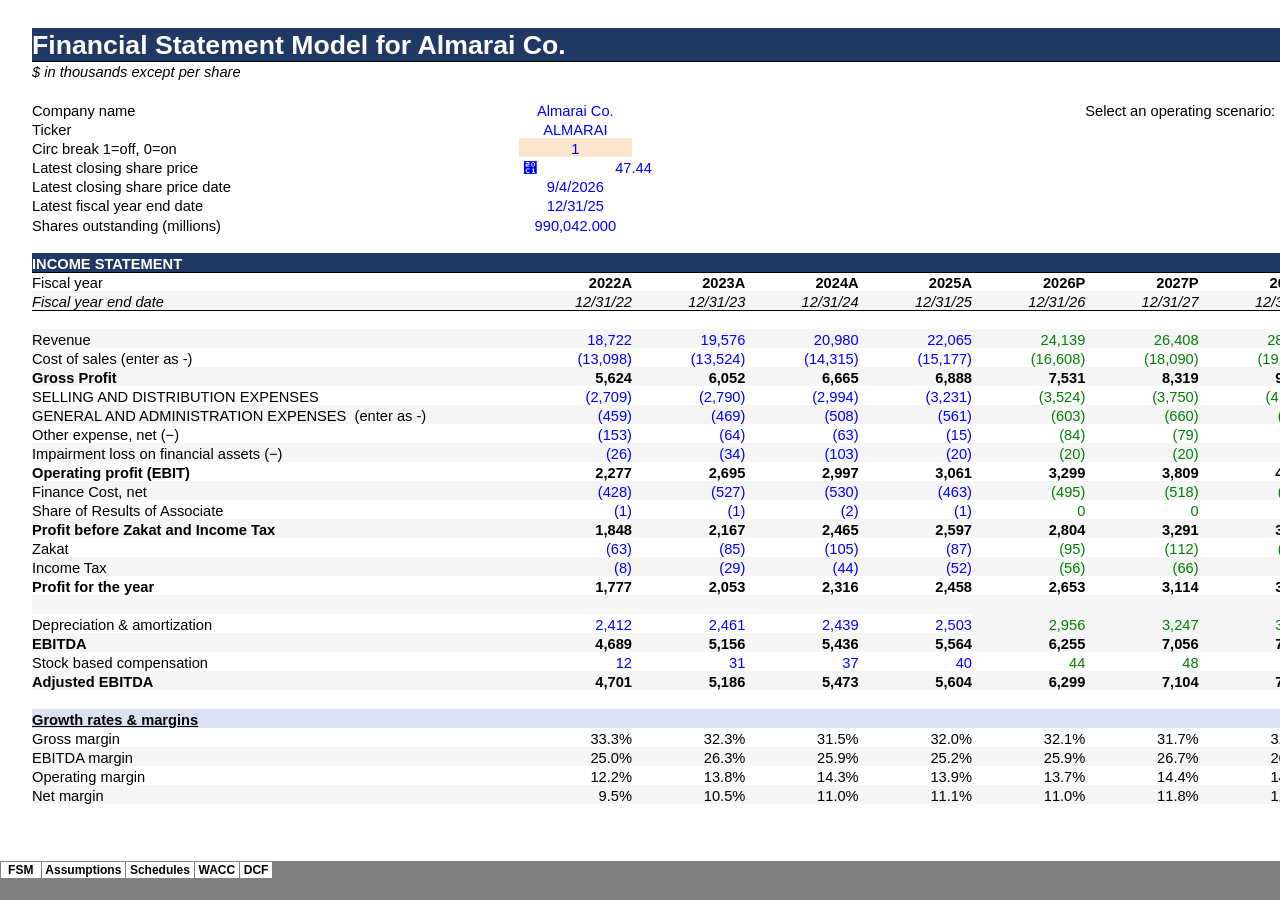
<file: Files/Almarai_3-Statement-DCF-Linked__files/tabstrip.htm>
<html>
<head>
<meta http-equiv=Content-Type content="text/html; charset=windows-1252">
<meta name=ProgId content=Excel.Sheet>
<meta name=Generator content="Microsoft Excel 15">
<link id=Main-File rel=Main-File href="../Almarai_3-Statement-DCF-Linked_.htm">

<script language="JavaScript">
<!--
if (window.name!="frTabs")
 window.location.replace(document.all.item("Main-File").href);
//-->
</script>
<style>
<!--
A {
    text-decoration:none;
    color:#000000;
    font-size:9pt;
}
-->
</style>
</head>
<body topmargin=0 leftmargin=0 bgcolor="#808080">
<table border=0 cellspacing=1>
 <tr>
 <td bgcolor="#FFFFFF" nowrap><b><small><small>&nbsp;<a href="sheet001.htm" target="frSheet"><font face="Arial" color="#000000"> FSM </font></a>&nbsp;</small></small></b></td>
 <td bgcolor="#FFFFFF" nowrap><b><small><small>&nbsp;<a href="sheet002.htm" target="frSheet"><font face="Arial" color="#000000">Assumptions</font></a>&nbsp;</small></small></b></td>
 <td bgcolor="#FFFFFF" nowrap><b><small><small>&nbsp;<a href="sheet003.htm" target="frSheet"><font face="Arial" color="#000000">Schedules</font></a>&nbsp;</small></small></b></td>
 <td bgcolor="#FFFFFF" nowrap><b><small><small>&nbsp;<a href="sheet004.htm" target="frSheet"><font face="Arial" color="#000000">WACC</font></a>&nbsp;</small></small></b></td>
 <td bgcolor="#FFFFFF" nowrap><b><small><small>&nbsp;<a href="sheet005.htm" target="frSheet"><font face="Arial" color="#000000">DCF</font></a>&nbsp;</small></small></b></td>

 </tr>
</table>
</body>
</html>
</file>
